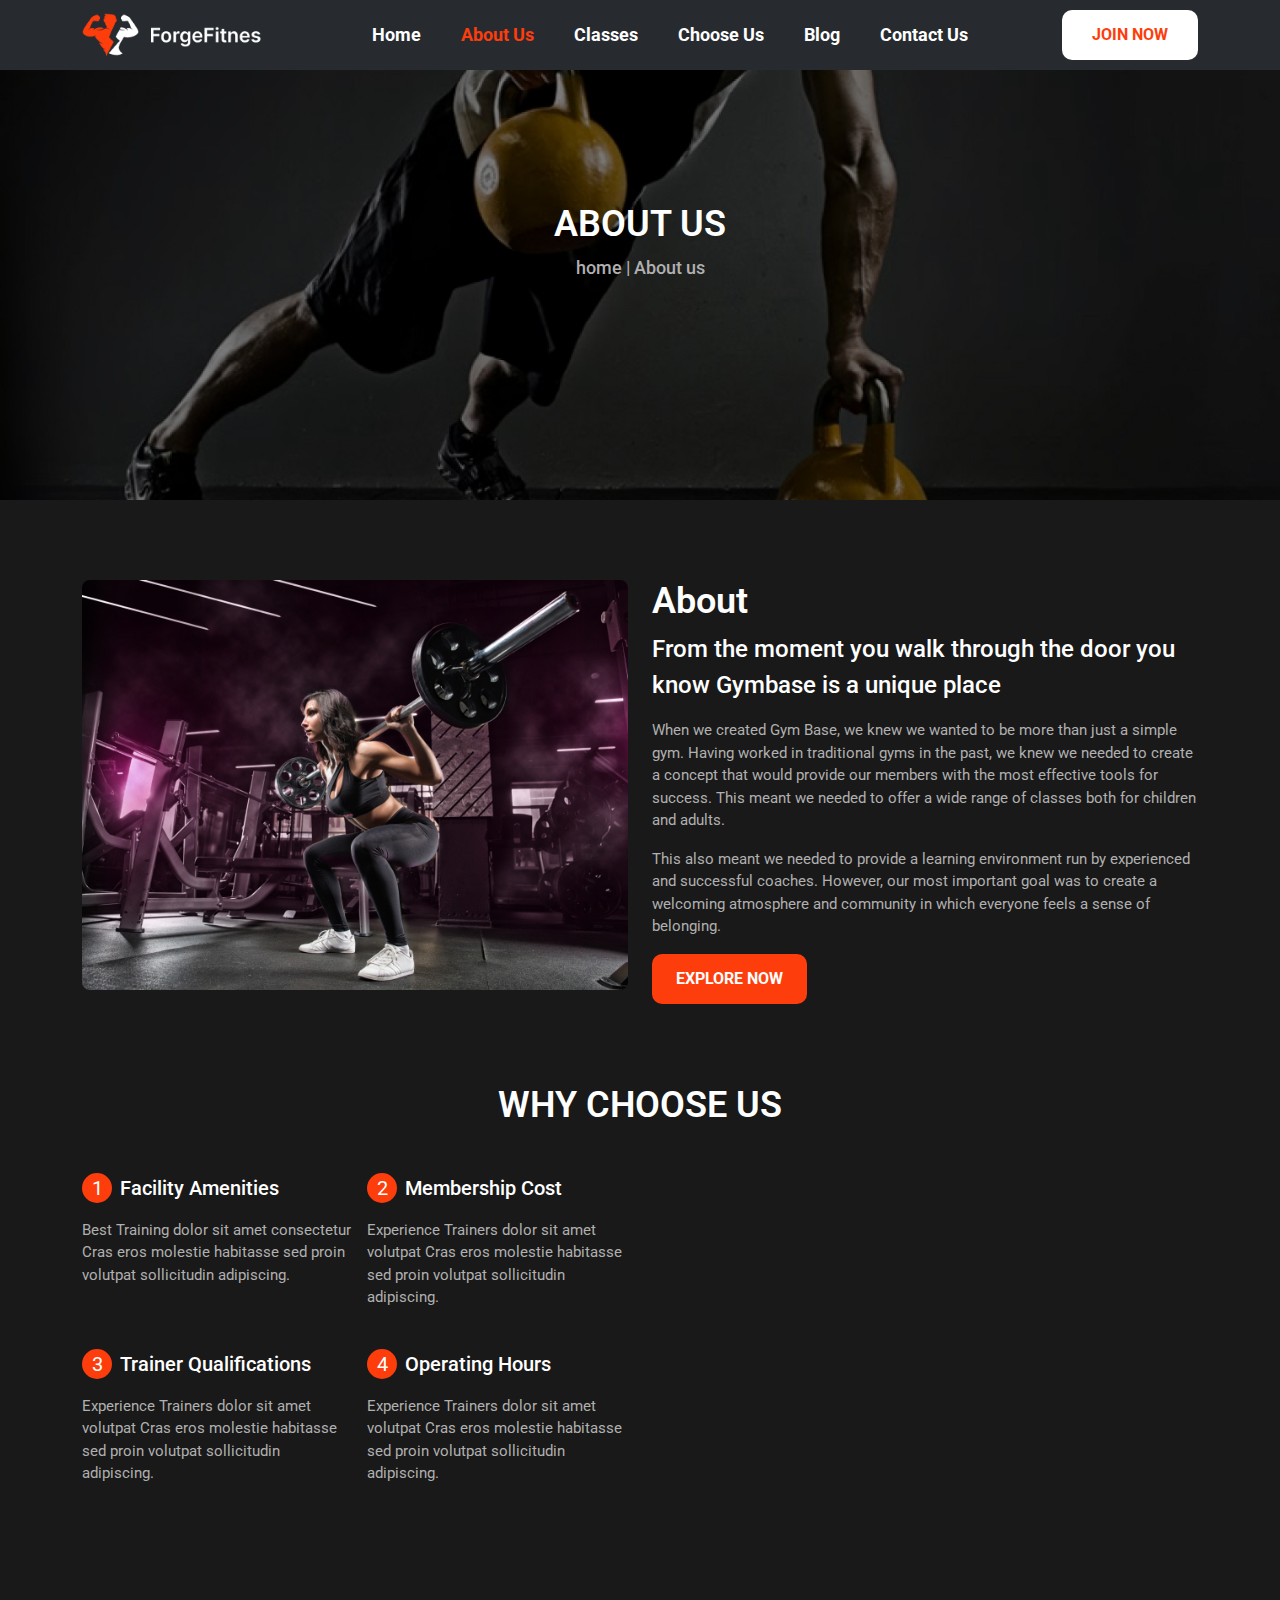
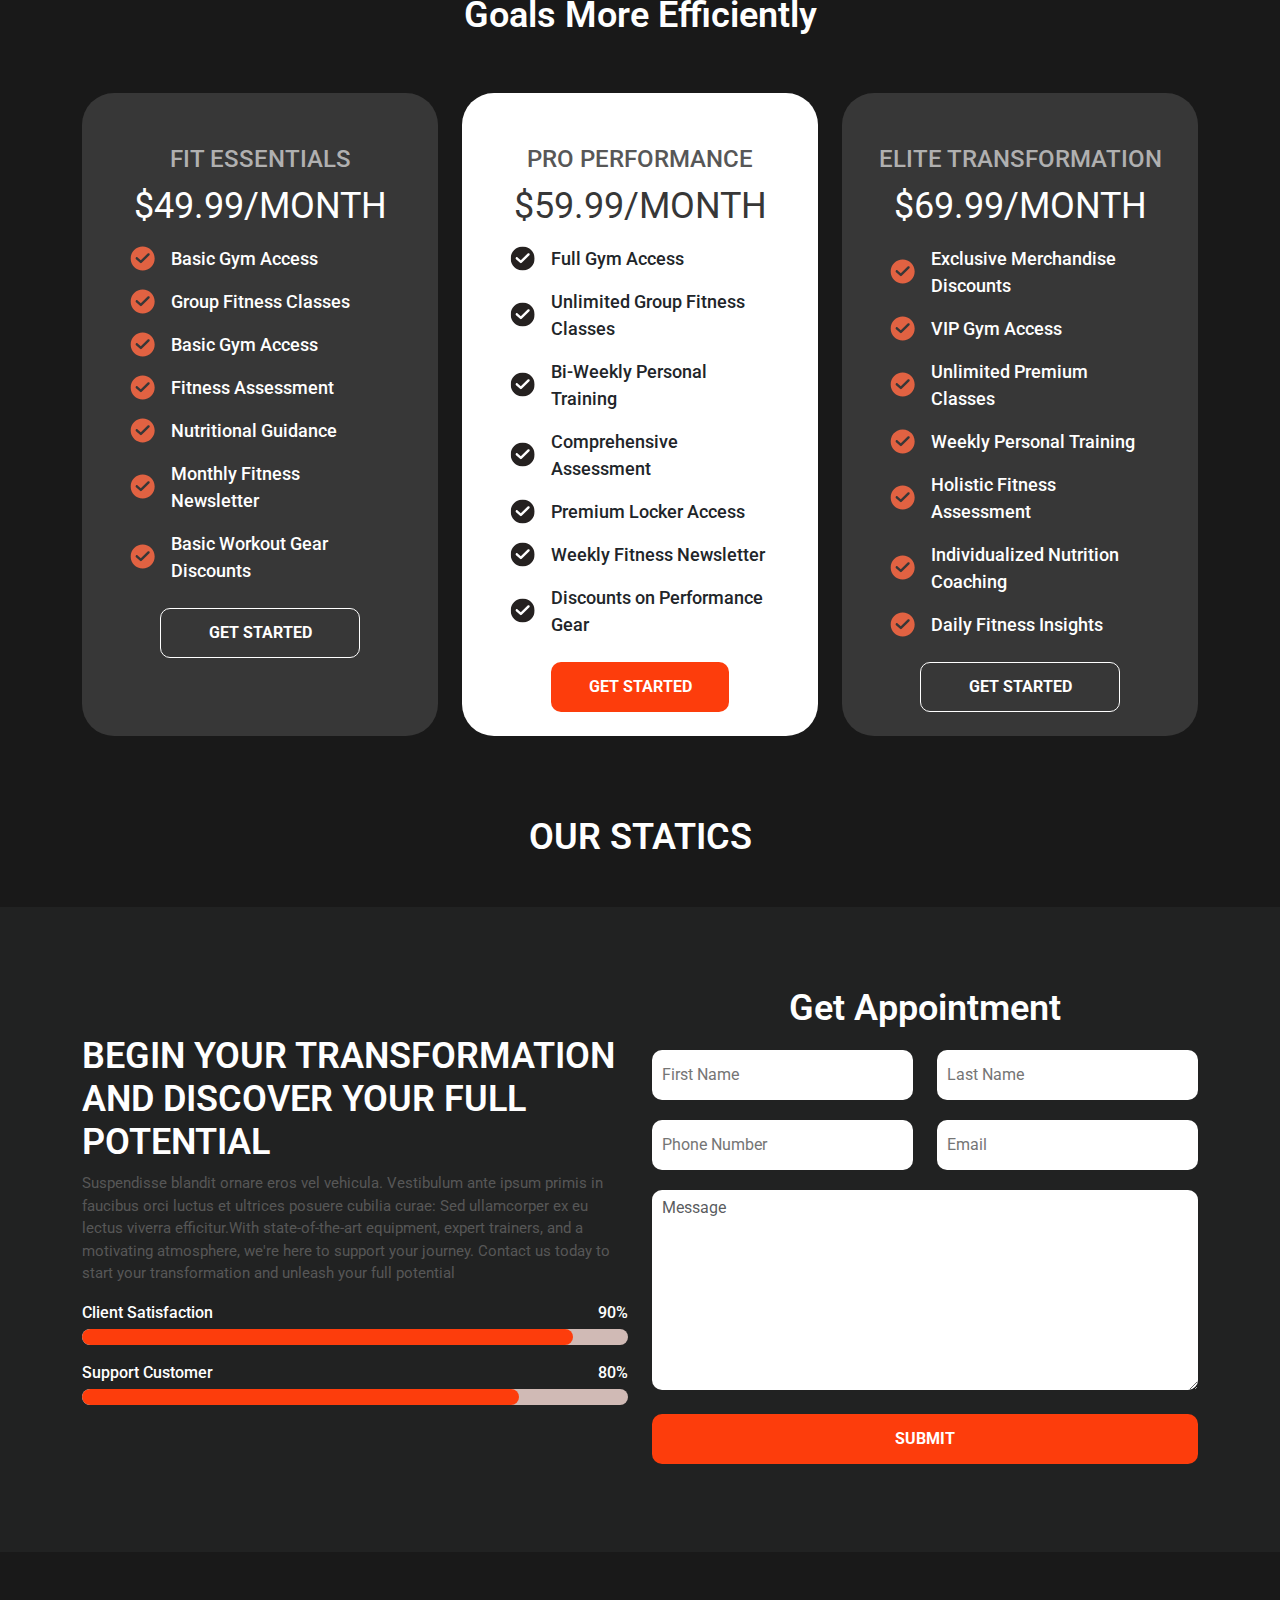
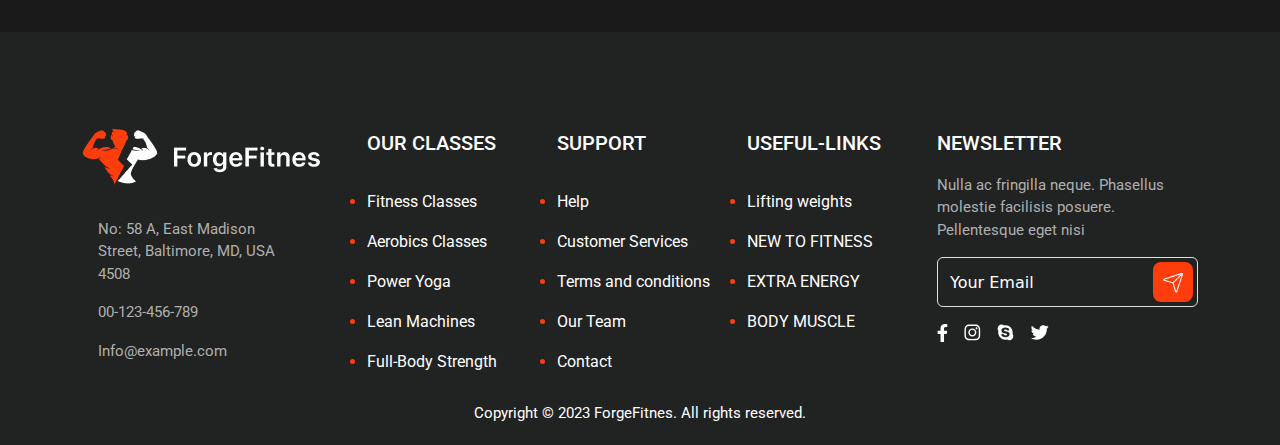
<file: gym website/about us/index.html>
<!DOCTYPE html>
<html lang="en">
<head>
    <meta charset="UTF-8">
    <meta name="viewport" content="width=device-width, initial-scale=1.0">
    <title>ForgeFitnes</title>
    <!-- fav icon  -->
  <link rel="shortcut icon" href="../home page/img/logo1.png" type="image/x-icon">
    <!-- bootstrap link -->
    <link href="https://cdn.jsdelivr.net/npm/bootstrap@5.3.3/dist/css/bootstrap.min.css" rel="stylesheet" integrity="sha384-QWTKZyjpPEjISv5WaRU9OFeRpok6YctnYmDr5pNlyT2bRjXh0JMhjY6hW+ALEwIH" crossorigin="anonymous">
    <link rel="stylesheet" href="https://cdnjs.cloudflare.com/ajax/libs/font-awesome/6.5.1/css/all.min.css" integrity="sha512-DTOQO9RWCH3ppGqcWaEA1BIZOC6xxalwEsw9c2QQeAIftl+Vegovlnee1c9QX4TctnWMn13TZye+giMm8e2LwA==" crossorigin="anonymous" referrerpolicy="no-referrer" />
    <!-- css  -->
    <link rel="stylesheet" href="../home page/css/style.css">
    <link rel="stylesheet" href="../home page/css/responsive.css">
    <!-- aos anim -->
    <link rel="stylesheet" href="https://unpkg.com/aos@next/dist/aos.css" />
    <!-- font link  -->
    <link href="https://fonts.googleapis.com/css2?family=Roboto:ital,wght@0,100;0,300;0,400;0,500;0,700;0,900;1,100;1,300;1,400;1,500;1,700;1,900&display=swap" rel="stylesheet">  
</head>
<body>
    <header class="header_wrapper fixed-top">
        <nav class="navbar navbar-expand-lg ">
            <div class="container">
              <a class="navbar-brand" href="#">
                <img src="../home page/img/logo.png" alt="" class="img-fluid">
              </a>
              <button class="navbar-toggler" type="button" data-bs-toggle="collapse" data-bs-target="#navbarSupportedContent" aria-controls="navbarSupportedContent" aria-expanded="false" aria-label="Toggle navigation">
                <i class="fa-solid fa-bars"></i>
              </button>
              <div class="collapse navbar-collapse" id="navbarSupportedContent">
                <ul class="navbar-nav ms-auto mb-2 mb-lg-0 text-center">
                  <li class="nav-item">
                    <a class="nav-link  home" aria-current="page" href="../home page/index.html">Home</a>
                  </li>
                  <li class="nav-item">
                    <a class="nav-link active" href="#">About Us</a>
                  </li>
                  <li class="nav-item">
                    <a class="nav-link" href="../classes/classes.html">Classes</a>
                  </li>
                  <li class="nav-item">
                    <a class="nav-link" href="../choose us/index.html">Choose Us</a>
                  </li>
                  <li class="nav-item">
                    <a class="nav-link" href="../blog/index.html">Blog</a>
                  </li>
                  <li class="nav-item">
                    <a class="nav-link" href="../contact us/index.html">Contact Us</a>
                  </li>
                </ul>
                <div class="d-flex ms-auto " role="search">
                  <button class="banner-btn" type="submit">Join Now</button>
                </div>
              </div>
            </div>
          </nav>
    </header>

<section class="abmain_wrapper d-flex justify-content-center align-items-center">
    <div class="container">
            <div class="row">
                    <div class="col-12 ">
                        <h1 class="abmain-title text-center">about us</h1>
                        <p class="abmain-subtitle text-center">home | About us</p>
                    </div>
            </div>
    </div>
</section>
<section id="about" class="about_wrapper">
    <div class="container">
            <div class="row">
                    <div class="col-lg-6 col-md-12">
                        <div class="about-img" data-aos="fade-right">
                                <img src="../home page/img/about-img.jpg" alt="" class="img-fluid rounded-3">
                        </div>
                    </div>
                    <div class="col-lg-6 col-md-12">
                        <div class="about-text">
                            <h1 class="ab-title">About</h1>
                            <p class="ab-subtitle">From the moment you walk through the door you know Gymbase is a unique place</p>
                            <p class="ab-text">When we created Gym Base, we knew we wanted to be more than just a simple gym. Having worked in traditional gyms in the past, we knew we needed to create a concept that would provide our members with the most effective tools for success. This meant we needed to offer a wide range of classes both for children and adults.</p>
                            <p class="ab-text">This also meant we needed to provide a learning environment run by experienced and successful coaches. However, our most important goal was to create a welcoming atmosphere and community in which everyone feels a sense of belonging.</p>
                            <button class="about-btn">Explore Now</button>
                        </div>
                    </div>
            </div>
    </div>
</section>
<section id="ch" class="choose_wrapper">
    <div class="container">
          <div class="row">
                <div class="col-12">
                      <h1 class="ch-title text-center">Why Choose Us</h1>
                </div>
          </div>
          <div class="main-r">
            <div class="row justify-content-center align-items-center main-r1">
              <div class="col-lg-6 col-md-12">
                  <div class="row ch-main-text ">
                      <div class="col-md-6">
                          <div class="ch-cri d-flex gap-2 mt-4">
                              <div class="cricle rounded-circle d-flex justify-content-center align-items-center">1</div>
                              <p class="ch-title01">Facility Amenities</p>
                          </div>
                          <p class="cho-text">Best Training dolor sit amet consectetur Cras eros molestie habitasse sed proin volutpat sollicitudin adipiscing.</p>
                      </div>
                      <div class="col-md-6">
                          <div class="ch-cri d-flex gap-2 mt-4">
                              <div class="cricle rounded-circle d-flex justify-content-center align-items-center">2</div>
                              <p class="ch-title01">Membership Cost</p>
                          </div>
                          <p class="cho-text">Experience Trainers dolor sit amet volutpat Cras eros molestie habitasse sed proin volutpat sollicitudin adipiscing.</p>
                      </div>
                      <div class="col-md-6">
                          <div class="ch-cri d-flex gap-2 mt-4">
                              <div class="cricle rounded-circle d-flex justify-content-center align-items-center">3</div>
                              <p class="ch-title01">Trainer Qualifications</p>
                          </div>
                          <p class="cho-text">Experience Trainers dolor sit amet volutpat Cras eros molestie habitasse sed proin volutpat sollicitudin adipiscing.</p>
                      </div>
                      <div class="col-md-6">
                          <div class="ch-cri d-flex gap-2 mt-4">
                              <div class="cricle rounded-circle d-flex justify-content-center align-items-center">4</div>
                              <p class="ch-title01">Operating Hours</p>
                          </div>
                          <p class="cho-text">Experience Trainers dolor sit amet volutpat Cras eros molestie habitasse sed proin volutpat sollicitudin adipiscing.</p>
                      </div>
                  </div>
              </div>
              <div class="col-lg-6 col-md-12">
                    <img src="../home page/img/ch-img.jpg" alt="" class="img-fluid rounded-4 mt-4" data-aos="fade-right">
              </div>
        </div>  
          </div>
    </div>
</section>
<section class="price_wrapper">
    <div class="container">
          <div class="row">
                <div class="col-12">
                      <h1 class="text-center price-title">Goals More Efficiently</h1>
                </div>
          </div>
          <div class="row justify-content-center">
                <div class="col-lg-4 col-md-6 col-sm-12 mt-5">
                      <div class="price-box1 rounded-5  h-100">
                          <p class="text-center pr-text1 pt-5 mb-2">FIT ESSENTIALS</p>
                          <h1 class="text-center pric-titlt2">$49.99/MONTH</h1>
                          <div class="pr_right mt-3 d-flex mx-5 gap-3 align-items-center">
                              <img src="../home page/svg/right.svg" alt="" class="img-fluid">
                              <p class="mb-0 pr-text2">Basic Gym Access</p>
                          </div>
                          <div class="pr_right mt-3 d-flex mx-5 gap-3 align-items-center">
                              <img src="../home page/svg/right.svg" alt="" class="img-fluid">
                              <p class="mb-0 pr-text2">Group Fitness Classes</p>
                          </div>
                          <div class="pr_right mt-3 d-flex mx-5 gap-3 align-items-center">
                              <img src="../home page/svg/right.svg" alt="" class="img-fluid">
                              <p class="mb-0 pr-text2">Basic Gym Access</p>
                          </div>
                          <div class="pr_right mt-3 d-flex mx-5 gap-3 align-items-center">
                              <img src="../home page/svg/right.svg" alt="" class="img-fluid">
                              <p class="mb-0 pr-text2">Fitness Assessment</p>
                          </div>
                          <div class="pr_right mt-3 d-flex mx-5 gap-3 align-items-center">
                              <img src="../home page/svg/right.svg" alt="" class="img-fluid">
                              <p class="mb-0 pr-text2">Nutritional Guidance</p>
                          </div>
                          <div class="pr_right mt-3 d-flex mx-5 gap-3 align-items-center">
                              <img src="../home page/svg/right.svg" alt="" class="img-fluid">
                              <p class="mb-0 pr-text2">Monthly Fitness Newsletter</p>
                          </div>
                          <div class="pr_right mt-3 d-flex mx-5 gap-3 align-items-center">
                              <img src="../home page/svg/right.svg" alt="" class="img-fluid">
                              <p class="mb-0 pr-text2">Basic Workout Gear Discounts</p>
                          </div>
                          <div class="pr_right d-flex justify-content-center gap-3 align-items-center">
                            <button class="my-4 pr-btn1 ">GET STARTED</button>
                          </div>
                      </div>
                </div>
                <div class="col-lg-4 col-md-6 col-sm-12 mt-5">
                      <div class=" price-box2 rounded-5  h-100">
                          <p class="text-center pr-text1 pt-5 mb-2">PRO PERFORMANCE</p>
                          <h1 class="text-center pric-titlt2">$59.99/MONTH</h1>
                          <div class="pr_right mt-3 d-flex mx-5 gap-3 align-items-center">
                              <img src="../home page/svg/right2.svg" alt="" class="img-fluid">
                              <p class="mb-0 pr-text2">Full Gym Access</p>
                          </div>
                          <div class="pr_right mt-3 d-flex mx-5 gap-3 align-items-center">
                              <img src="../home page/svg/right2.svg" alt="" class="img-fluid">
                              <p class="mb-0 pr-text2">Unlimited Group Fitness Classes</p>
                          </div>
                          <div class="pr_right mt-3 d-flex mx-5 gap-3 align-items-center">
                              <img src="../home page/svg/right2.svg" alt="" class="img-fluid">
                              <p class="mb-0 pr-text2">Bi-Weekly Personal Training</p>
                          </div>
                          <div class="pr_right mt-3 d-flex mx-5 gap-3 align-items-center">
                              <img src="../home page/svg/right2.svg" alt="" class="img-fluid">
                              <p class="mb-0 pr-text2">Comprehensive Assessment</p>
                          </div>
                          <div class="pr_right mt-3 d-flex mx-5 gap-3 align-items-center">
                              <img src="../home page/svg/right2.svg" alt="" class="img-fluid">
                              <p class="mb-0 pr-text2">Premium Locker Access</p>
                          </div>
                          <div class="pr_right mt-3 d-flex mx-5 gap-3 align-items-center">
                              <img src="../home page/svg/right2.svg" alt="" class="img-fluid">
                              <p class="mb-0 pr-text2">Weekly Fitness Newsletter</p>
                          </div>
                          <div class="pr_right mt-3 d-flex mx-5 gap-3 align-items-center">
                              <img src="../home page/svg/right2.svg" alt="" class="img-fluid">
                              <p class="mb-0 pr-text2">Discounts on Performance Gear</p>
                          </div>
                          <div class="pr_right d-flex justify-content-center gap-3 align-items-center">
                            <button class="my-4 pr-btn1 w-50">GET STARTED</button>
                          </div>
                      </div>
                </div>
                <div class="col-lg-4 col-md-6 col-sm-12 mt-5">
                      <div class="price-box1 rounded-5  h-100">
                          <p class="text-center pr-text1 pt-5 mb-2">ELITE TRANSFORMATION</p>
                          <h1 class="text-center pric-titlt2">$69.99/MONTH</h1>
                          <div class="pr_right mt-3 d-flex mx-5 gap-3 align-items-center">
                              <img src="../home page/svg/right.svg" alt="" class="img-fluid">
                              <p class="mb-0 pr-text2">Exclusive Merchandise Discounts</p>
                          </div>
                          <div class="pr_right mt-3 d-flex mx-5 gap-3 align-items-center">
                              <img src="../home page/svg/right.svg" alt="" class="img-fluid">
                              <p class="mb-0 pr-text2">VIP Gym Access</p>
                          </div>
                          <div class="pr_right mt-3 d-flex mx-5 gap-3 align-items-center">
                              <img src="../home page/svg/right.svg" alt="" class="img-fluid">
                              <p class="mb-0 pr-text2">Unlimited Premium Classes</p>
                          </div>
                          <div class="pr_right mt-3 d-flex mx-5 gap-3 align-items-center">
                              <img src="../home page/svg/right.svg" alt="" class="img-fluid">
                              <p class="mb-0 pr-text2">Weekly Personal Training</p>
                          </div>
                          <div class="pr_right mt-3 d-flex mx-5 gap-3 align-items-center">
                              <img src="../home page/svg/right.svg" alt="" class="img-fluid">
                              <p class="mb-0 pr-text2">Holistic Fitness Assessment</p>
                          </div>
                          <div class="pr_right mt-3 d-flex mx-5 gap-3 align-items-center">
                              <img src="../home page/svg/right.svg" alt="" class="img-fluid">
                              <p class="mb-0 pr-text2">Individualized Nutrition Coaching</p>
                          </div>
                          <div class="pr_right mt-3 d-flex mx-5 gap-3 align-items-center">
                              <img src="../home page/svg/right.svg" alt="" class="img-fluid">
                              <p class="mb-0 pr-text2">Daily Fitness Insights</p>
                          </div>
                          <div class="pr_right d-flex justify-content-center gap-3 align-items-center">
                            <button class="my-4 pr-btn1 ">GET STARTED</button>
                          </div>
                      </div>
                </div>
          </div>
    </div>
</section>
<section class="abcon_wrapper ">
    <div class="container">
            <div class="row">
                    <div class="col-12">
                        <h1 class=" con-titlt text-center">OUR STATICS</h1>
                    </div>
            </div>
    </div>
    <div class="abconmain-bg">
        <div class="container">
                <div class="row">
                        <div class="col-lg-6 col-md-12 mt-5">
                            <h1 class="con-title">BEGIN YOUR TRANSFORMATION AND DISCOVER YOUR FULL POTENTIAL</h1>
                            <p class="con-text">Suspendisse blandit ornare eros vel vehicula. Vestibulum ante ipsum primis in faucibus orci luctus et ultrices posuere cubilia curae: Sed ullamcorper ex eu lectus viverra efficitur.With state-of-the-art equipment, expert trainers, and a motivating atmosphere, we're here to support your journey. Contact us today to start your transformation and unleash your full potential</p>
                            <div class="cl-text2 d-flex justify-content-between">
                                <p class="mb-1">Client Satisfaction</p>
                                <p class="mb-1">90%</p>
                            </div>
                            <div class="progress mb-3" role="progressbar" aria-label="Basic example" aria-valuenow="90" aria-valuemin="0" aria-valuemax="100">
                              <div class="progress-bar rounded-pill" style="width: 90%"></div>
                            </div>
                            <div class="cl-text2 d-flex justify-content-between">
                                <p class="mb-1">Support Customer</p>
                                <p class="mb-1">80%</p>
                            </div>
                            <div class="progress mb-3" role="progressbar" aria-label="Basic example" aria-valuenow="80" aria-valuemin="0" aria-valuemax="100">
                              <div class="progress-bar rounded-pill" style="width: 80%"></div>
                            </div>
                        </div>
                        <div class="col-lg-6">
                            <h1 class="text-center m-0 co-tittle">Get Appointment</h1>
                            <div class="row">
                                <div class="col-md-6">
                                    <input type="text" placeholder="First Name" class="con-input" id="firstName">
                                </div>
                                <div class="col-md-6">
                                    <input type="text" placeholder="Last Name" class="con-input" id="lastName">
                                </div>
                                <div class="col-md-6">
                                    <input type="text" placeholder="Phone Number" class="con-input" id="phoneNumber">
                                </div>
                                <div class="col-md-6">
                                    <input type="text" placeholder="Email" class="con-input" id="email">
                                </div>
                                <div class="col-12">
                                    <textarea class="form-control con-input" placeholder="Message" id="message" style="height: 200px"></textarea>
                                </div>
                                <div class="col-12 mt-4 mb-2">
                                    <button class="con-btn" onclick="submitForm()">SUBMIT</button>
                                </div>
                            </div>
                        </div>
                </div>
        </div>
    </div>
</section>
<footer id="footer" class="footer_wrapper">
    <div class="container">
          <div class="row justify-content-center">
                <div class="col-xl-3   col-md-4 col-sm-12 pt-3 ">
                      <img src="../home page/img/logo.png" alt="" class="img-fluid">
                      <div class="f-map d-flex  gap-3 pt-3 mt-3 text-cenetr text-md-left">
                        <i class="fa-solid fa-location-dot pt-1 map"></i>
                        <p class="f-text1">No: 58 A, East Madison
                          Street, Baltimore, MD,
                          USA 4508</p>
                      </div>
                      <div class="f-map d-flex  gap-3 ">
                        <i class="fa-solid fa-phone pt-1 map"></i>
                        <p class="f-text1">00-123-456-789</p>
                      </div>
                      <div class="f-map d-flex  gap-3 ">
                        <i class="fa-solid fa-envelope pt-1 map"></i>
                        <p class="f-text1">Info@example.com</p>
                      </div>
                </div>
                <div class="col-xl-2   col-md-4 col-sm-12 pt-3">
                    <p class="f-text-title">OUR CLASSES</p>
                    <li class="f-text2">Fitness Classes</li>
                    <li class="f-text2">Aerobics Classes</li>
                    <li class="f-text2">Power Yoga</li>
                    <li class="f-text2">Lean Machines</li>
                    <li class="f-text2">Full-Body Strength</li>
                </div>
                <div class="col-xl-2   col-md-4 col-sm-12 pt-3">
                    <p class="f-text-title">SUPPORT</p>
                    <li class="f-text2">Help</li>
                    <li class="f-text2">Customer Services</li>
                    <li class="f-text2">Terms and conditions</li>
                    <li class="f-text2">Our Team</li>
                    <li class="f-text2 ">Contact</li>
                </div>
                <div class="col-xl-2  col-md-6 col-sm-12 pt-3">
                    <p class="f-text-title">USEFUL-LINKS</p>
                    <li class="f-text2">Lifting weights</li>
                    <li class="f-text2">NEW TO FITNESS</li>
                    <li class="f-text2">EXTRA ENERGY</li>
                    <li class="f-text2">BODY MUSCLE</li>
                </div>
                <div class="col-xl-3 col-md-6 col-sm-12 pt-3">
                    <p class="f-text-title">NEWSLETTER</p>
                    <p class="f-text3">Nulla ac fringilla neque. Phasellus molestie facilisis posuere. Pellentesque eget nisi</p>
                    <div class="main-input position-relative">
                        <input type="email" class="form-control " id="exampleFormControlInput1" placeholder="Your Email">
                        <div class="f-box d-flex justify-content-center align-items-center rounded-3 position-absolute end-0">
                            <img src="../home page/svg/f-iocn.svg" alt="" class="img-fluid">
                        </div>
                    </div>
                    <div class="f-icon my-3 d-flex gap-3">
                        <img src="../home page/svg/fac.svg" alt="" class="img-fluid">
                        <img src="../home page/svg/insta.svg" alt="" class="img-fluid">
                        <img src="../home page/svg/s.svg" alt="" class="img-fluid">
                        <img src="../home page/svg/t.svg" alt="" class="img-fluid">
                    </div>
                </div>
          </div>
    </div>
    <section class="f-link">
        <div class="container">
              <div class="row">
                    <div class="col-12">
                        <p class="f-text-link text-center pt-4 pb-1">Copyright &copy; 2023 ForgeFitnes. All rights reserved.</p>
                    </div>
              </div>
        </div>
    </section>
</footer>
<a id="button" class="d-flex justify-content-center align-items-center">
    <i class="fa-solid fa-arrow-up fa-fade"></i>
</a>
</body>
</html>
<!-- bootstrap js -->
<script src="https://cdn.jsdelivr.net/npm/bootstrap@5.3.3/dist/js/bootstrap.bundle.min.js" integrity="sha384-YvpcrYf0tY3lHB60NNkmXc5s9fDVZLESaAA55NDzOxhy9GkcIdslK1eN7N6jIeHz" crossorigin="anonymous"></script>
<!-- back to top js -->
<script src="https://cdnjs.cloudflare.com/ajax/libs/jquery/3.1.1/jquery.min.js"></script>
<script src="https://unpkg.com/aos@next/dist/aos.js"></script>
<script>
  AOS.init();
</script>
<!-- coustem js -->
<script src="../home page/js/ndex.js"></script>

 <!-- owl js -->
 <script src="https://cdnjs.cloudflare.com/ajax/libs/OwlCarousel2/2.3.4/owl.carousel.min.js" integrity="sha512-bPs7Ae6pVvhOSiIcyUClR7/q2OAsRiovw4vAkX+zJbw3ShAeeqezq50RIIcIURq7Oa20rW2n2q+fyXBNcU9lrw==" crossorigin="anonymous" referrerpolicy="no-referrer"></script>
</file>
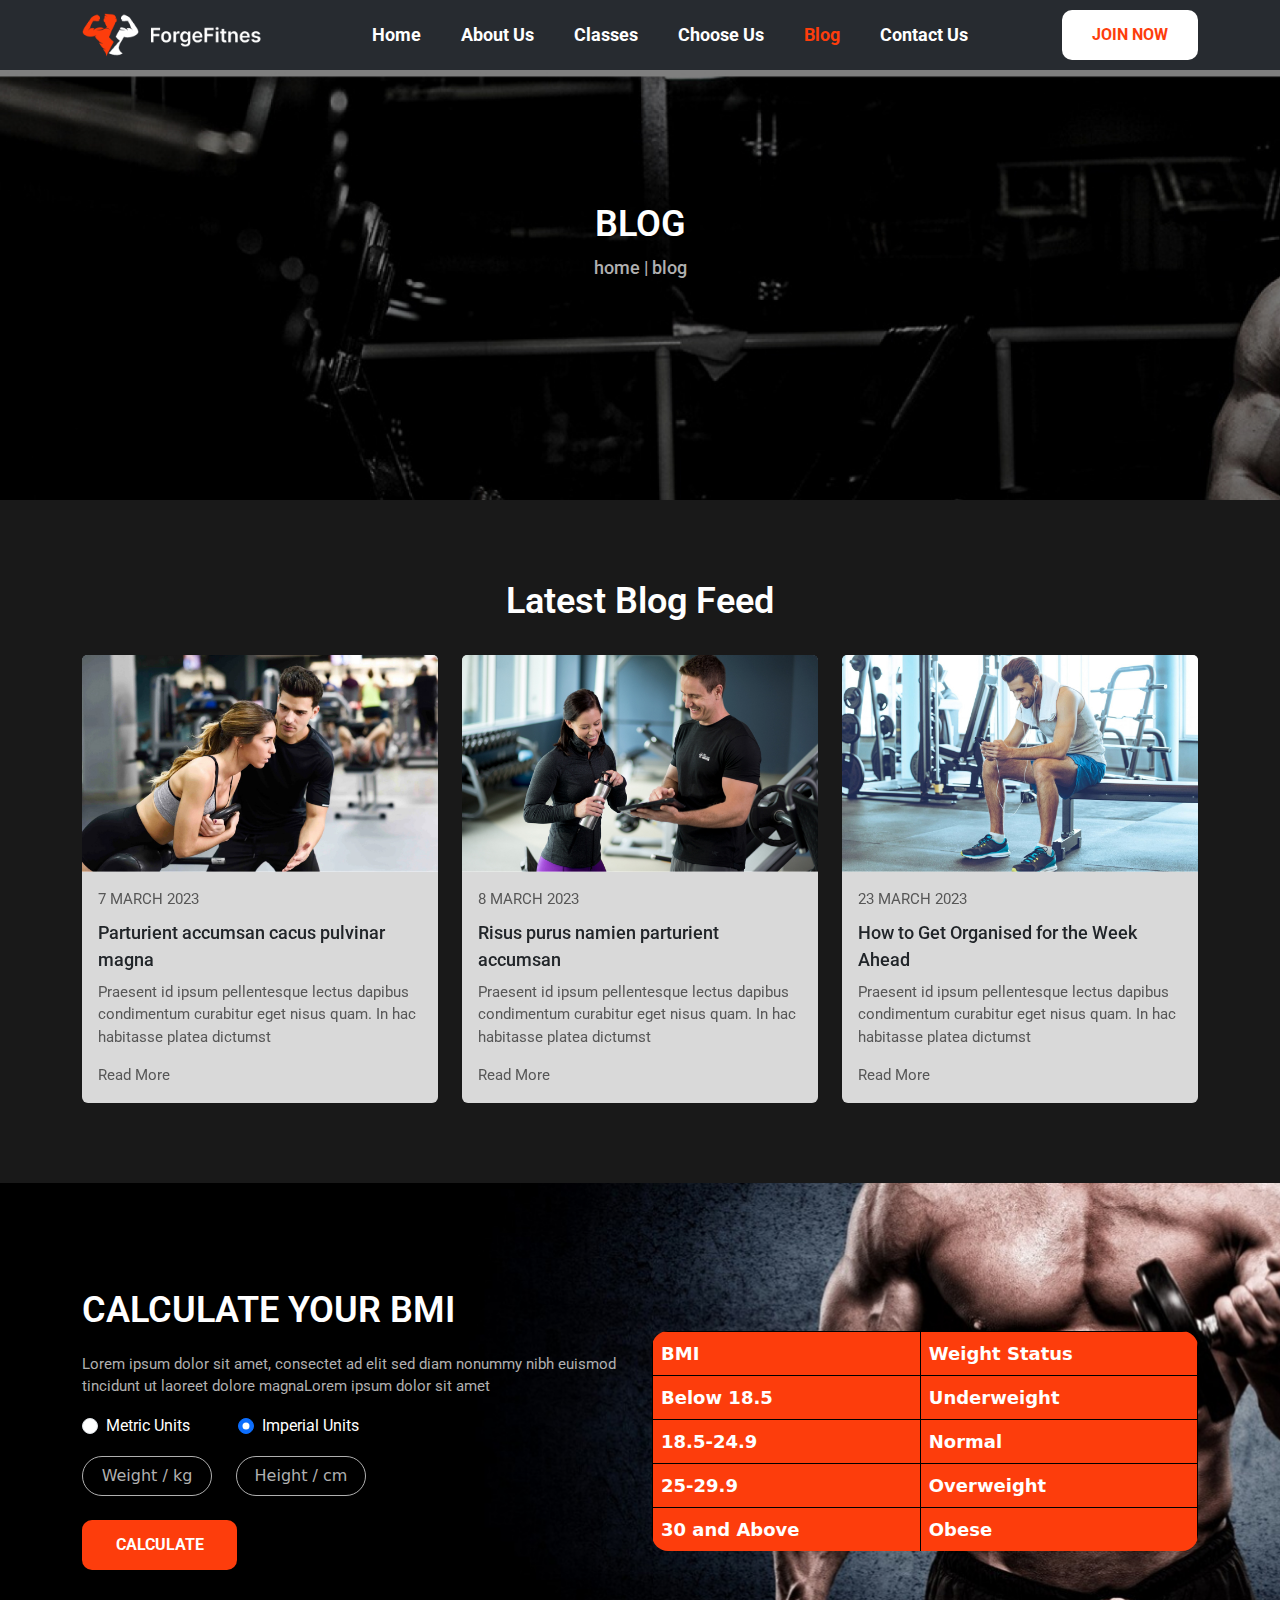
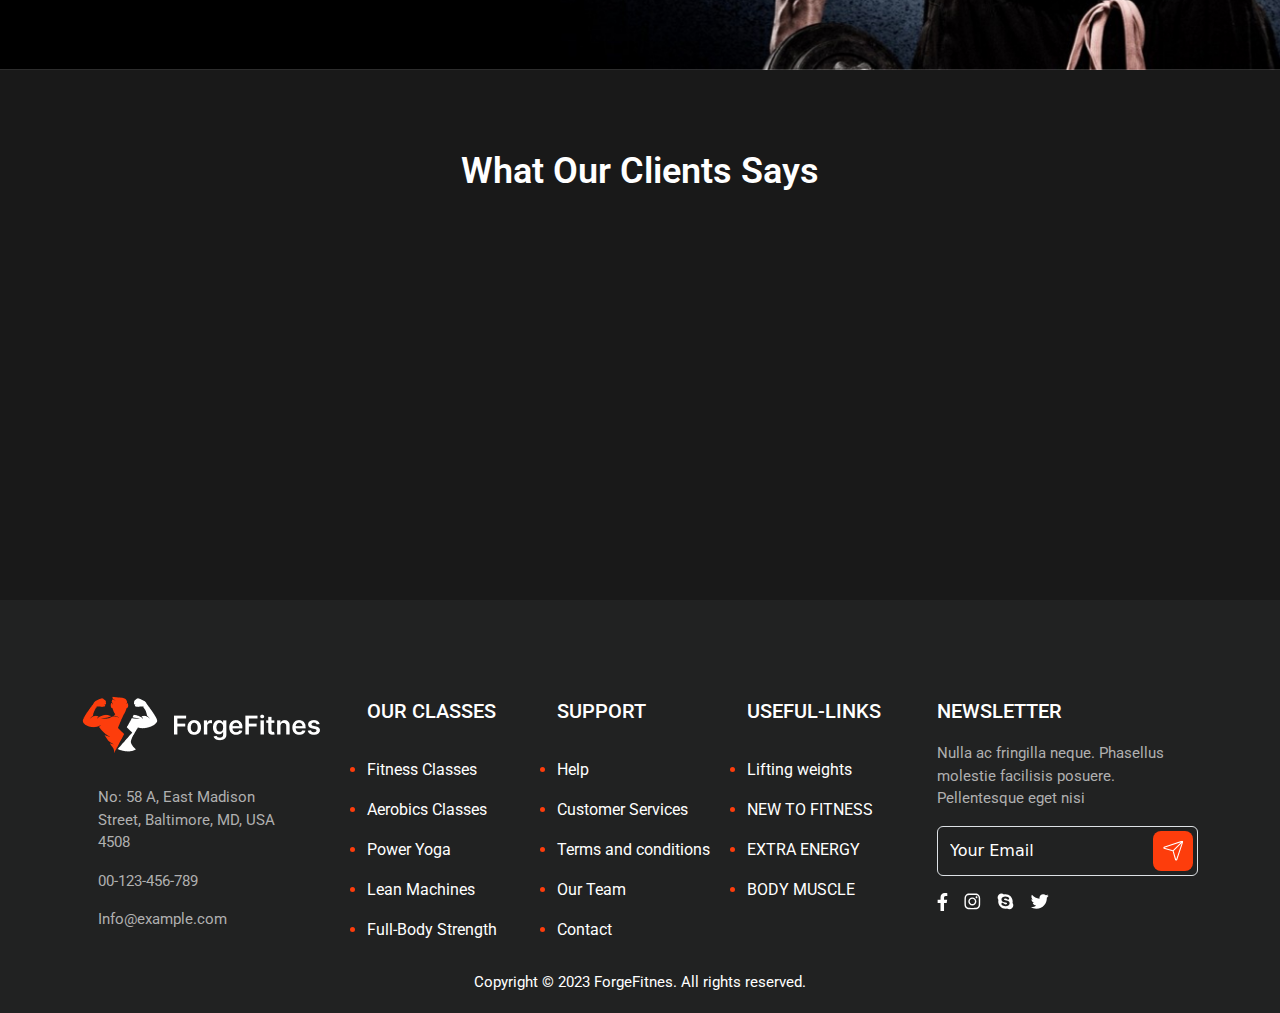
<file: gym website/blog/index.html>
<!DOCTYPE html>
<html lang="en">
<head>
    <meta charset="UTF-8">
    <meta name="viewport" content="width=device-width, initial-scale=1.0">
    <title>ForgeFitnes</title>
    <!-- fav icon  -->
  <link rel="shortcut icon" href="../home page/img/logo1.png" type="image/x-icon">
    <!-- bootstrap link -->
    <link href="https://cdn.jsdelivr.net/npm/bootstrap@5.3.3/dist/css/bootstrap.min.css" rel="stylesheet" integrity="sha384-QWTKZyjpPEjISv5WaRU9OFeRpok6YctnYmDr5pNlyT2bRjXh0JMhjY6hW+ALEwIH" crossorigin="anonymous">
    <link rel="stylesheet" href="https://cdnjs.cloudflare.com/ajax/libs/font-awesome/6.5.1/css/all.min.css" integrity="sha512-DTOQO9RWCH3ppGqcWaEA1BIZOC6xxalwEsw9c2QQeAIftl+Vegovlnee1c9QX4TctnWMn13TZye+giMm8e2LwA==" crossorigin="anonymous" referrerpolicy="no-referrer" />
    <!-- css  -->
    <link rel="stylesheet" href="../home page/css/style.css">
    <link rel="stylesheet" href="../home page/css/responsive.css">
    <!-- aos anim -->
    <link rel="stylesheet" href="https://unpkg.com/aos@next/dist/aos.css" />
    <!-- font link  -->
    <link href="https://fonts.googleapis.com/css2?family=Roboto:ital,wght@0,100;0,300;0,400;0,500;0,700;0,900;1,100;1,300;1,400;1,500;1,700;1,900&display=swap" rel="stylesheet">  
</head>
<body>
    <header class="header_wrapper fixed-top">
        <nav class="navbar navbar-expand-lg ">
            <div class="container">
              <a class="navbar-brand" href="#">
                <img src="../home page/img/logo.png" alt="" class="img-fluid">
              </a>
              <button class="navbar-toggler" type="button" data-bs-toggle="collapse" data-bs-target="#navbarSupportedContent" aria-controls="navbarSupportedContent" aria-expanded="false" aria-label="Toggle navigation">
                <i class="fa-solid fa-bars"></i>
              </button>
              <div class="collapse navbar-collapse" id="navbarSupportedContent">
                <ul class="navbar-nav ms-auto mb-2 mb-lg-0 text-center">
                  <li class="nav-item">
                    <a class="nav-link  home" aria-current="page" href="../home page/index.html">Home</a>
                  </li>
                  <li class="nav-item">
                    <a class="nav-link " href="../about us/index.html">About Us</a>
                  </li>
                  <li class="nav-item">
                    <a class="nav-link " href="#">Classes</a>
                  </li>
                  <li class="nav-item">
                    <a class="nav-link" href="../choose us/index.html">Choose Us</a>
                  </li>
                  <li class="nav-item">
                    <a class="nav-link active" href="#">Blog</a>
                  </li>
                  <li class="nav-item">
                    <a class="nav-link" href="../contact us/index.html">Contact Us</a>
                  </li>
                </ul>
                <div class="d-flex ms-auto " role="search">
                  <button class="banner-btn" type="submit">Join Now</button>
                </div>
              </div>
            </div>
          </nav>
    </header>
    <section class="abmain_wrapper d-flex justify-content-center align-items-center blog1_wrapper">
        <div class="container">
                <div class="row">
                        <div class="col-12 ">
                            <h1 class="abmain-title text-center">blog</h1>
                            <p class="abmain-subtitle text-center">home | blog</p>
                        </div>
                </div>
        </div>
    </section>
    <section id="blog" class="blog_wrapper">
        <div class="container">
              <div class="row">
                    <div class="col-12">
                          <h1 class="text-center blog-title1">Latest Blog Feed</h1>
                    </div>
              </div>
              <div class="row justify-content-center">
                  <div class="col-lg-4 col-md-6 col-sm-12" data-aos="fade-right">
                    <div class="card border-0 mt-4">
                      <img src="../home page/img/b1.jpg" class="card-img-top " alt="...">
                      <div class="card-body">
                          <p class="bl-text1">7 MARCH 2023</p>
                          <p class="blog-title py-2">Parturient accumsan cacus pulvinar magna</p>
                          <p class="b-text2">Praesent id ipsum pellentesque lectus dapibus condimentum curabitur eget nisus quam. In hac habitasse platea dictumst</p>
                          <p class="b-text2 m-0">Read More</p>
                      </div>
                    </div>
                  </div>
                  <div class="col-lg-4 col-md-6 col-sm-12" data-aos="fade-right">
                    <div class="card border-0 mt-4">
                      <img src="../home page/img/b2.jpg" class="card-img-top " alt="...">
                      <div class="card-body">
                          <p class="bl-text1">8 MARCH 2023</p>
                          <p class="blog-title py-2">Risus purus namien parturient accumsan </p>
                          <p class="b-text2">Praesent id ipsum pellentesque lectus dapibus condimentum curabitur eget nisus quam. In hac habitasse platea dictumst</p>
                          <p class="b-text2 m-0">Read More</p>
                      </div>
                    </div>
                  </div>
                  <div class="col-lg-4 col-md-6 col-sm-12" data-aos="fade-right">
                    <div class="card border-0 mt-4">
                      <img src="../home page/img/b3.jpg" class="card-img-top " alt="...">
                      <div class="card-body">
                          <p class="bl-text1">23 MARCH 2023</p>
                          <p class="blog-title py-2">How to Get Organised for the Week Ahead</p>
                          <p class="b-text2">Praesent id ipsum pellentesque lectus dapibus condimentum curabitur eget nisus quam. In hac habitasse platea dictumst</p>
                          <p class="b-text2 m-0">Read More</p>
                      </div>
                    </div>
                  </div>
              </div>
        </div>
        <section class="cms2_wrapper">
            <div class="container">
                <div class="row">
                      <div class="col-lg-6 col-md-12">
                          <p class="cms2-title">CALCULATE YOUR BMI</p>
                          <p class="cms2-text1">Lorem ipsum dolor sit amet, consectet ad elit sed diam nonummy nibh euismod tincidunt
                            ut laoreet dolore magnaLorem ipsum dolor sit amet</p>
                          <div class="chak d-flex gap-5">
                            <div class="form-check">
                              <input class="form-check-input" type="radio" name="flexRadioDefault" id="flexRadioDefault1">
                                <p class="cm-text">Metric Units</p>                 
                            </div>
                            <div class="form-check">
                              <input class="form-check-input" type="radio" name="flexRadioDefault" id="flexRadioDefault2" checked>
                               <p class="cm-text">Imperial Units</p> 
                            </div>
                          </div>
                          <div class="cms-btnmain d-flex gap-4 mb-4">
                                <button class="cms-btn rounded-pill">Weight / kg</button>
                                <button class="cms-btn rounded-pill">Height / cm</button>
                          </div>
                          <button class="cms-btn1">CALCULATE</button>
                      </div>
                      <div class="col-lg-6 col-md-12">
                        <table class="bmi-table rounded-4 mt-5">
                            <thead>
                                <tr >
                                    <td>BMI</td>
                                    <td>Weight Status</td>
                                </tr>
                            </thead>
                            <tbody>
                                <tr>
                                    <td>Below 18.5</td>
                                    <td>Underweight</td>
                                </tr>
                                <tr>
                                    <td>18.5-24.9</td>
                                    <td>Normal</td>
                                </tr>
                                <tr>
                                    <td>25-29.9</td>
                                    <td>Overweight</td>
                                </tr>
                                <tr>
                                    <td>30 and Above</td>
                                    <td>Obese</td>
                                </tr>
                            </tbody>
                        </table>
                      </div>
                </div>
            </div>
        </section>

    <section class="testimonial_wrapper">
        <div class="container">
          <div class="row">
                <div class="col-12">
                    <h1 class="text-center te-title">What Our Clients Says</h1>
                </div>
          </div>
          <div class="row justify-content-center">
                <div class="col-lg-4 col-md-6 col-sm-12 mt-4" data-aos="fade-right">
                  <div class="card">
                    <div class="card-body">
                          <div class="testi-img-main d-flex gap-2 align-items-center">
                                <div class="t-img">
                                  <img src="../home page/img/t-2.png" alt="" class="img-fluid t-img t-img0" width="64px">
                                </div>
                                <div class="img-text">
                                  <p class="t-text1 m-0">Hardik khandla</p>
                                  <p class="t-text2 m-0">Dur Client</p>
                                </div>
                          </div>
                          <p class="t-text3">GymBase is not just a gym, we have an indoor swimming pool, sauna zone, two indoor team courts. Check what else we offer for our members. GymBase is not just a gym, we have an indoor swimming pool, sauna zone, two indoor team courts.</p>
                          <div class="t-star">
                              <img src="../home page/svg/star.svg" alt="">
                              <img src="../home page/svg/star.svg" alt="">
                              <img src="../home page/svg/star.svg" alt="">
                              <img src="../home page/svg/star.svg" alt="">
                              <img src="../home page/svg/star.svg" alt="">
                          </div>
                    </div>
                  </div>
                </div>
                <div class="col-lg-4 col-md-6 col-sm-12 mt-4" data-aos="fade-right">
                  <div class="card">
                    <div class="card-body">
                          <div class="testi-img-main d-flex gap-2 align-items-center">
                                <div class="t-img">
                                  <img src="../home page/img/t-1.png" alt="" class="img-fluid t-img t-img0" width="64px">
                                </div>
                                <div class="img-text">
                                  <p class="t-text1 m-0">Darshan Bharvad</p>
                                  <p class="t-text2 m-0">Dur Client</p>
                                </div>
                          </div>
                          <p class="t-text3">GymBase is not just a gym, we have an indoor swimming pool, sauna zone, two indoor team courts. Check what else we offer for our members. GymBase is not just a gym, we have an indoor swimming pool, sauna zone, two indoor team courts.</p>
                          <div class="t-star">
                              <img src="../home page/svg/star.svg" alt="">
                              <img src="../home page/svg/star.svg" alt="">
                              <img src="../home page/svg/star.svg" alt="">
                              <img src="../home page/svg/star.svg" alt="">
                              <img src="../home page/svg/strar2.svg" alt="">
                          </div>
                    </div>
                  </div>
                </div>
                <div class="col-lg-4 col-md-6 col-sm-12 mt-4" data-aos="fade-right">
                  <div class="card">
                    <div class="card-body">
                          <div class="testi-img-main d-flex gap-2 align-items-center">
                                <div class="t-img">
                                  <img src="../home page/img/t-3.png" alt="" class="img-fluid t-img t-img0" width="64px">
                                </div>
                                <div class="img-text">
                                  <p class="t-text1 m-0">Harsh Bhuva</p>
                                  <p class="t-text2 m-0">Dur Client</p>
                                </div>
                          </div>
                          <p class="t-text3">GymBase is not just a gym, we have an indoor swimming pool, sauna zone, two indoor team courts. Check what else we offer for our members. GymBase is not just a gym, we have an indoor swimming pool, sauna zone, two indoor team courts.</p>
                          <div class="t-star">
                              <img src="../home page/svg/star.svg" alt="">
                              <img src="../home page/svg/star.svg" alt="">
                              <img src="../home page/svg/star.svg" alt="">
                              <img src="../home page/svg/star.svg" alt="">
                              <img src="../home page/svg/star.svg" alt="">
                          </div>
                    </div>
                  </div>
                </div>
          </div>
        </div>
    </section>
  <footer id="footer" class="footer_wrapper">
    <div class="container">
          <div class="row justify-content-center">
                <div class="col-xl-3   col-md-4 col-sm-12 pt-3 ">
                      <img src="../home page/img/logo.png" alt="" class="img-fluid">
                      <div class="f-map d-flex  gap-3 pt-3 mt-3 text-cenetr text-md-left">
                        <i class="fa-solid fa-location-dot pt-1 map"></i>
                        <p class="f-text1">No: 58 A, East Madison
                          Street, Baltimore, MD,
                          USA 4508</p>
                      </div>
                      <div class="f-map d-flex  gap-3 ">
                        <i class="fa-solid fa-phone pt-1 map"></i>
                        <p class="f-text1">00-123-456-789</p>
                      </div>
                      <div class="f-map d-flex  gap-3 ">
                        <i class="fa-solid fa-envelope pt-1 map"></i>
                        <p class="f-text1">Info@example.com</p>
                      </div>
                </div>
                <div class="col-xl-2   col-md-4 col-sm-12 pt-3">
                    <p class="f-text-title">OUR CLASSES</p>
                    <li class="f-text2">Fitness Classes</li>
                    <li class="f-text2">Aerobics Classes</li>
                    <li class="f-text2">Power Yoga</li>
                    <li class="f-text2">Lean Machines</li>
                    <li class="f-text2">Full-Body Strength</li>
                </div>
                <div class="col-xl-2   col-md-4 col-sm-12 pt-3">
                    <p class="f-text-title">SUPPORT</p>
                    <li class="f-text2">Help</li>
                    <li class="f-text2">Customer Services</li>
                    <li class="f-text2">Terms and conditions</li>
                    <li class="f-text2">Our Team</li>
                    <li class="f-text2 ">Contact</li>
                </div>
                <div class="col-xl-2  col-md-6 col-sm-12 pt-3">
                    <p class="f-text-title">USEFUL-LINKS</p>
                    <li class="f-text2">Lifting weights</li>
                    <li class="f-text2">NEW TO FITNESS</li>
                    <li class="f-text2">EXTRA ENERGY</li>
                    <li class="f-text2">BODY MUSCLE</li>
                </div>
                <div class="col-xl-3 col-md-6 col-sm-12 pt-3">
                    <p class="f-text-title">NEWSLETTER</p>
                    <p class="f-text3">Nulla ac fringilla neque. Phasellus molestie facilisis posuere. Pellentesque eget nisi</p>
                    <div class="main-input position-relative">
                        <input type="email" class="form-control " id="exampleFormControlInput1" placeholder="Your Email">
                        <div class="f-box d-flex justify-content-center align-items-center rounded-3 position-absolute end-0">
                            <img src="../home page/svg/f-iocn.svg" alt="" class="img-fluid">
                        </div>
                    </div>
                    <div class="f-icon my-3 d-flex gap-3">
                        <img src="../home page/svg/fac.svg" alt="" class="img-fluid">
                        <img src="../home page/svg/insta.svg" alt="" class="img-fluid">
                        <img src="../home page/svg/s.svg" alt="" class="img-fluid">
                        <img src="../home page/svg/t.svg" alt="" class="img-fluid">
                    </div>
                </div>
          </div>
    </div>
    <section class="f-link">
        <div class="container">
              <div class="row">
                    <div class="col-12">
                        <p class="f-text-link text-center pt-4 pb-1">Copyright &copy; 2023 ForgeFitnes. All rights reserved.</p>
                    </div>
              </div>
        </div>
    </section>
</footer>
<a id="button" class="d-flex justify-content-center align-items-center">
    <i class="fa-solid fa-arrow-up fa-fade"></i>
</a>
</body>
</html>  
<!-- bootstrap js -->
<script src="https://cdn.jsdelivr.net/npm/bootstrap@5.3.3/dist/js/bootstrap.bundle.min.js" integrity="sha384-YvpcrYf0tY3lHB60NNkmXc5s9fDVZLESaAA55NDzOxhy9GkcIdslK1eN7N6jIeHz" crossorigin="anonymous"></script>
<!-- back to top js -->
<script src="https://cdnjs.cloudflare.com/ajax/libs/jquery/3.1.1/jquery.min.js"></script>
<!-- aos js  -->
<script src="https://unpkg.com/aos@next/dist/aos.js"></script>
  <script>
     AOS.init();
  </script>
<!-- coustem js -->
<script src="../home page/js/ndex.js"></script>

 <!-- owl js -->
 <script src="https://cdnjs.cloudflare.com/ajax/libs/OwlCarousel2/2.3.4/owl.carousel.min.js" integrity="sha512-bPs7Ae6pVvhOSiIcyUClR7/q2OAsRiovw4vAkX+zJbw3ShAeeqezq50RIIcIURq7Oa20rW2n2q+fyXBNcU9lrw==" crossorigin="anonymous" referrerpolicy="no-referrer"></script>
</file>
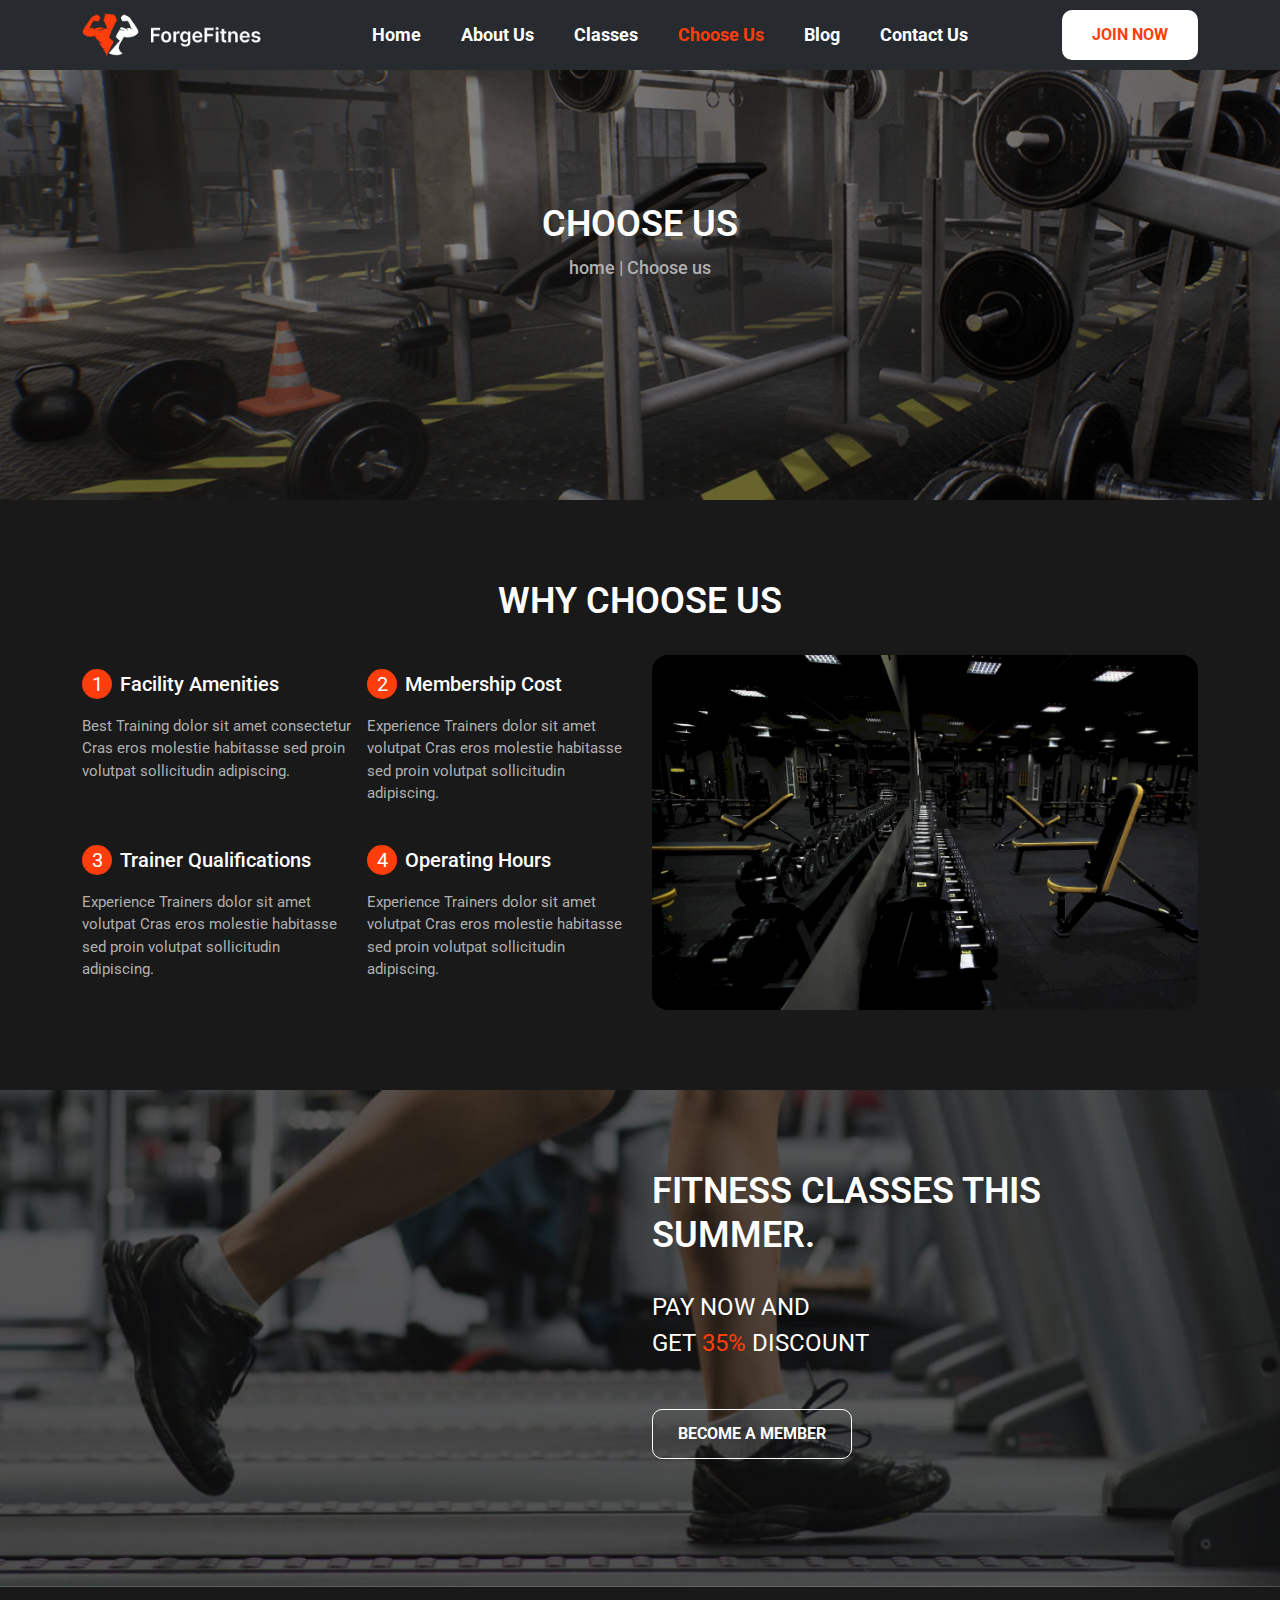
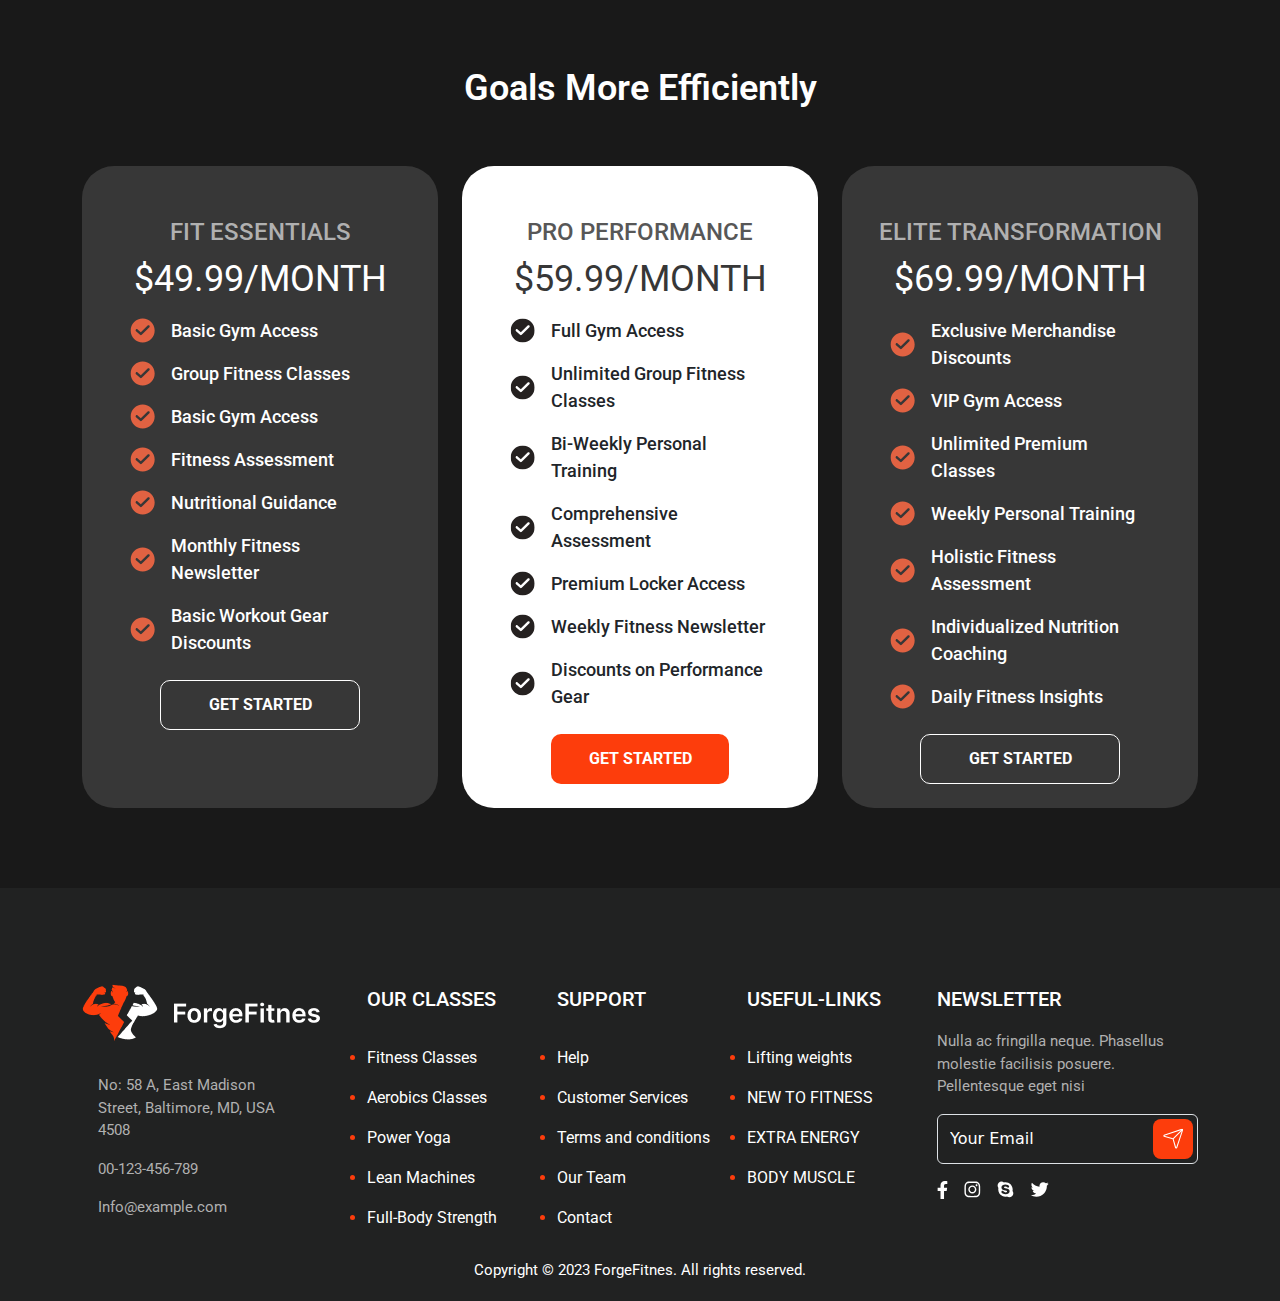
<file: gym website/choose us/index.html>
<!DOCTYPE html>
<html lang="en">
<head>
    <meta charset="UTF-8">
    <meta name="viewport" content="width=device-width, initial-scale=1.0">
    <title>ForgeFitnes</title>
    <!-- fav icon  -->
  <link rel="shortcut icon" href="../home page/img/logo1.png" type="image/x-icon">
    <!-- bootstrap link -->
    <link href="https://cdn.jsdelivr.net/npm/bootstrap@5.3.3/dist/css/bootstrap.min.css" rel="stylesheet" integrity="sha384-QWTKZyjpPEjISv5WaRU9OFeRpok6YctnYmDr5pNlyT2bRjXh0JMhjY6hW+ALEwIH" crossorigin="anonymous">
    <link rel="stylesheet" href="https://cdnjs.cloudflare.com/ajax/libs/font-awesome/6.5.1/css/all.min.css" integrity="sha512-DTOQO9RWCH3ppGqcWaEA1BIZOC6xxalwEsw9c2QQeAIftl+Vegovlnee1c9QX4TctnWMn13TZye+giMm8e2LwA==" crossorigin="anonymous" referrerpolicy="no-referrer" />
    <!-- css  -->
    <link rel="stylesheet" href="../home page/css/style.css">
    <link rel="stylesheet" href="../home page/css/responsive.css">
    <!-- aos anim -->
    <link rel="stylesheet" href="https://unpkg.com/aos@next/dist/aos.css" />
    <!-- font link  -->
    <link href="https://fonts.googleapis.com/css2?family=Roboto:ital,wght@0,100;0,300;0,400;0,500;0,700;0,900;1,100;1,300;1,400;1,500;1,700;1,900&display=swap" rel="stylesheet">  
</head>
<body>
    <header class="header_wrapper fixed-top">
        <nav class="navbar navbar-expand-lg ">
            <div class="container">
              <a class="navbar-brand" href="#">
                <img src="../home page/img/logo.png" alt="" class="img-fluid">
              </a>
              <button class="navbar-toggler" type="button" data-bs-toggle="collapse" data-bs-target="#navbarSupportedContent" aria-controls="navbarSupportedContent" aria-expanded="false" aria-label="Toggle navigation">
                <i class="fa-solid fa-bars"></i>
              </button>
              <div class="collapse navbar-collapse" id="navbarSupportedContent">
                <ul class="navbar-nav ms-auto mb-2 mb-lg-0 text-center">
                  <li class="nav-item">
                    <a class="nav-link  home" aria-current="page" href="../home page/index.html">Home</a>
                  </li>
                  <li class="nav-item">
                    <a class="nav-link " href="../about us/index.html">About Us</a>
                  </li>
                  <li class="nav-item">
                    <a class="nav-link" href="../classes/classes.html">Classes</a>
                  </li>
                  <li class="nav-item">
                    <a class="nav-link active" href="#">Choose Us</a>
                  </li>
                  <li class="nav-item">
                    <a class="nav-link" href="../blog/index.html">Blog</a>
                  </li>
                  <li class="nav-item">
                    <a class="nav-link" href="../contact us/index.html">Contact Us</a>
                  </li>
                </ul>
                <div class="d-flex ms-auto " role="search">
                  <button class="banner-btn" type="submit">Join Now</button>
                </div>
              </div>
            </div>
          </nav>
    </header>
    <section class="abmain_wrapper d-flex justify-content-center align-items-center choo_wrapper">
        <div class="container">
                <div class="row">
                        <div class="col-12 ">
                            <h1 class="abmain-title text-center">Choose us</h1>
                            <p class="abmain-subtitle text-center">home | Choose us</p>
                        </div>
                </div>
        </div>
    </section>
    <section id="ch" class="choose_wrapper">
        <div class="container">
              <div class="row">
                    <div class="col-12">
                          <h1 class="ch-title text-center">Why Choose Us</h1>
                    </div>
              </div>
              <div class="main-r">
                <div class="row justify-content-center align-items-center main-r1">
                  <div class="col-lg-6 col-md-12">
                      <div class="row ch-main-text ">
                          <div class="col-md-6">
                              <div class="ch-cri d-flex gap-2 mt-4">
                                  <div class="cricle rounded-circle d-flex justify-content-center align-items-center">1</div>
                                  <p class="ch-title01">Facility Amenities</p>
                              </div>
                              <p class="cho-text">Best Training dolor sit amet consectetur Cras eros molestie habitasse sed proin volutpat sollicitudin adipiscing.</p>
                          </div>
                          <div class="col-md-6">
                              <div class="ch-cri d-flex gap-2 mt-4">
                                  <div class="cricle rounded-circle d-flex justify-content-center align-items-center">2</div>
                                  <p class="ch-title01">Membership Cost</p>
                              </div>
                              <p class="cho-text">Experience Trainers dolor sit amet volutpat Cras eros molestie habitasse sed proin volutpat sollicitudin adipiscing.</p>
                          </div>
                          <div class="col-md-6">
                              <div class="ch-cri d-flex gap-2 mt-4">
                                  <div class="cricle rounded-circle d-flex justify-content-center align-items-center">3</div>
                                  <p class="ch-title01">Trainer Qualifications</p>
                              </div>
                              <p class="cho-text">Experience Trainers dolor sit amet volutpat Cras eros molestie habitasse sed proin volutpat sollicitudin adipiscing.</p>
                          </div>
                          <div class="col-md-6">
                              <div class="ch-cri d-flex gap-2 mt-4">
                                  <div class="cricle rounded-circle d-flex justify-content-center align-items-center">4</div>
                                  <p class="ch-title01">Operating Hours</p>
                              </div>
                              <p class="cho-text">Experience Trainers dolor sit amet volutpat Cras eros molestie habitasse sed proin volutpat sollicitudin adipiscing.</p>
                          </div>
                      </div>
                  </div>
                  <div class="col-lg-6 col-md-12" data-aos="fade-right">
                        <img src="../home page/img/ch-img.jpg" alt="" class="img-fluid rounded-4 mt-4">
                  </div>
            </div>  
              </div>
        </div>
    <div class="cms_banner ">
        <div class="container">
              <div class="row ">
                    <div class="col-lg-6 col-md-12 col-sm-12">
                    </div>
                    <div class="col-lg-6 col-md-12 col-sm-12 ">
                        <h1 class="cms-title">FITNESS CLASSES THIS SUMMER.</h1>
                          <p class="cms-text pt-4">PAY NOW AND</p>
                          <p class="cms-text">GET <span class="cms-text2">35%</span> DISCOUNT</p>
                          <button class="cms-btn my-5" href="#ch">BECOME A MEMBER</button>
                    </div>
              </div>
        </div>
    </div>

  </section>
  <section class="price_wrapper">
    <div class="container">
          <div class="row">
                <div class="col-12">
                      <h1 class="text-center price-title">Goals More Efficiently</h1>
                </div>
          </div>
          <div class="row justify-content-center">
                <div class="col-lg-4 col-md-6 col-sm-12 mt-5">
                      <div class="price-box1 rounded-5  h-100">
                          <p class="text-center pr-text1 pt-5 mb-2">FIT ESSENTIALS</p>
                          <h1 class="text-center pric-titlt2">$49.99/MONTH</h1>
                          <div class="pr_right mt-3 d-flex mx-5 gap-3 align-items-center">
                              <img src="../home page/svg/right.svg" alt="" class="img-fluid">
                              <p class="mb-0 pr-text2">Basic Gym Access</p>
                          </div>
                          <div class="pr_right mt-3 d-flex mx-5 gap-3 align-items-center">
                              <img src="../home page/svg/right.svg" alt="" class="img-fluid">
                              <p class="mb-0 pr-text2">Group Fitness Classes</p>
                          </div>
                          <div class="pr_right mt-3 d-flex mx-5 gap-3 align-items-center">
                              <img src="../home page/svg/right.svg" alt="" class="img-fluid">
                              <p class="mb-0 pr-text2">Basic Gym Access</p>
                          </div>
                          <div class="pr_right mt-3 d-flex mx-5 gap-3 align-items-center">
                              <img src="../home page/svg/right.svg" alt="" class="img-fluid">
                              <p class="mb-0 pr-text2">Fitness Assessment</p>
                          </div>
                          <div class="pr_right mt-3 d-flex mx-5 gap-3 align-items-center">
                              <img src="../home page/svg/right.svg" alt="" class="img-fluid">
                              <p class="mb-0 pr-text2">Nutritional Guidance</p>
                          </div>
                          <div class="pr_right mt-3 d-flex mx-5 gap-3 align-items-center">
                              <img src="../home page/svg/right.svg" alt="" class="img-fluid">
                              <p class="mb-0 pr-text2">Monthly Fitness Newsletter</p>
                          </div>
                          <div class="pr_right mt-3 d-flex mx-5 gap-3 align-items-center">
                              <img src="../home page/svg/right.svg" alt="" class="img-fluid">
                              <p class="mb-0 pr-text2">Basic Workout Gear Discounts</p>
                          </div>
                          <div class="pr_right d-flex justify-content-center gap-3 align-items-center">
                            <button class="my-4 pr-btn1 ">GET STARTED</button>
                          </div>
                      </div>
                </div>
                <div class="col-lg-4 col-md-6 col-sm-12 mt-5">
                      <div class=" price-box2 rounded-5  h-100">
                          <p class="text-center pr-text1 pt-5 mb-2">PRO PERFORMANCE</p>
                          <h1 class="text-center pric-titlt2">$59.99/MONTH</h1>
                          <div class="pr_right mt-3 d-flex mx-5 gap-3 align-items-center">
                              <img src="../home page/svg/right2.svg" alt="" class="img-fluid">
                              <p class="mb-0 pr-text2">Full Gym Access</p>
                          </div>
                          <div class="pr_right mt-3 d-flex mx-5 gap-3 align-items-center">
                              <img src="../home page/svg/right2.svg" alt="" class="img-fluid">
                              <p class="mb-0 pr-text2">Unlimited Group Fitness Classes</p>
                          </div>
                          <div class="pr_right mt-3 d-flex mx-5 gap-3 align-items-center">
                              <img src="../home page/svg/right2.svg" alt="" class="img-fluid">
                              <p class="mb-0 pr-text2">Bi-Weekly Personal Training</p>
                          </div>
                          <div class="pr_right mt-3 d-flex mx-5 gap-3 align-items-center">
                              <img src="../home page/svg/right2.svg" alt="" class="img-fluid">
                              <p class="mb-0 pr-text2">Comprehensive Assessment</p>
                          </div>
                          <div class="pr_right mt-3 d-flex mx-5 gap-3 align-items-center">
                              <img src="../home page/svg/right2.svg" alt="" class="img-fluid">
                              <p class="mb-0 pr-text2">Premium Locker Access</p>
                          </div>
                          <div class="pr_right mt-3 d-flex mx-5 gap-3 align-items-center">
                              <img src="../home page/svg/right2.svg" alt="" class="img-fluid">
                              <p class="mb-0 pr-text2">Weekly Fitness Newsletter</p>
                          </div>
                          <div class="pr_right mt-3 d-flex mx-5 gap-3 align-items-center">
                              <img src="../home page/svg/right2.svg" alt="" class="img-fluid">
                              <p class="mb-0 pr-text2">Discounts on Performance Gear</p>
                          </div>
                          <div class="pr_right d-flex justify-content-center gap-3 align-items-center">
                            <button class="my-4 pr-btn1 w-50">GET STARTED</button>
                          </div>
                      </div>
                </div>
                <div class="col-lg-4 col-md-6 col-sm-12 mt-5">
                      <div class="price-box1 rounded-5  h-100">
                          <p class="text-center pr-text1 pt-5 mb-2">ELITE TRANSFORMATION</p>
                          <h1 class="text-center pric-titlt2">$69.99/MONTH</h1>
                          <div class="pr_right mt-3 d-flex mx-5 gap-3 align-items-center">
                              <img src="../home page/svg/right.svg" alt="" class="img-fluid">
                              <p class="mb-0 pr-text2">Exclusive Merchandise Discounts</p>
                          </div>
                          <div class="pr_right mt-3 d-flex mx-5 gap-3 align-items-center">
                              <img src="../home page/svg/right.svg" alt="" class="img-fluid">
                              <p class="mb-0 pr-text2">VIP Gym Access</p>
                          </div>
                          <div class="pr_right mt-3 d-flex mx-5 gap-3 align-items-center">
                              <img src="../home page/svg/right.svg" alt="" class="img-fluid">
                              <p class="mb-0 pr-text2">Unlimited Premium Classes</p>
                          </div>
                          <div class="pr_right mt-3 d-flex mx-5 gap-3 align-items-center">
                              <img src="../home page/svg/right.svg" alt="" class="img-fluid">
                              <p class="mb-0 pr-text2">Weekly Personal Training</p>
                          </div>
                          <div class="pr_right mt-3 d-flex mx-5 gap-3 align-items-center">
                              <img src="../home page/svg/right.svg" alt="" class="img-fluid">
                              <p class="mb-0 pr-text2">Holistic Fitness Assessment</p>
                          </div>
                          <div class="pr_right mt-3 d-flex mx-5 gap-3 align-items-center">
                              <img src="../home page/svg/right.svg" alt="" class="img-fluid">
                              <p class="mb-0 pr-text2">Individualized Nutrition Coaching</p>
                          </div>
                          <div class="pr_right mt-3 d-flex mx-5 gap-3 align-items-center">
                              <img src="../home page/svg/right.svg" alt="" class="img-fluid">
                              <p class="mb-0 pr-text2">Daily Fitness Insights</p>
                          </div>
                          <div class="pr_right d-flex justify-content-center gap-3 align-items-center">
                            <button class="my-4 pr-btn1 ">GET STARTED</button>
                          </div>
                      </div>
                </div>
          </div>
    </div>
</section>
    <footer id="footer" class="footer_wrapper">
        <div class="container">
              <div class="row justify-content-center">
                    <div class="col-xl-3   col-md-4 col-sm-12 pt-3 ">
                          <img src="../home page/img/logo.png" alt="" class="img-fluid">
                          <div class="f-map d-flex  gap-3 pt-3 mt-3 text-cenetr text-md-left">
                            <i class="fa-solid fa-location-dot pt-1 map"></i>
                            <p class="f-text1">No: 58 A, East Madison
                              Street, Baltimore, MD,
                              USA 4508</p>
                          </div>
                          <div class="f-map d-flex  gap-3 ">
                            <i class="fa-solid fa-phone pt-1 map"></i>
                            <p class="f-text1">00-123-456-789</p>
                          </div>
                          <div class="f-map d-flex  gap-3 ">
                            <i class="fa-solid fa-envelope pt-1 map"></i>
                            <p class="f-text1">Info@example.com</p>
                          </div>
                    </div>
                    <div class="col-xl-2   col-md-4 col-sm-12 pt-3">
                        <p class="f-text-title">OUR CLASSES</p>
                        <li class="f-text2">Fitness Classes</li>
                        <li class="f-text2">Aerobics Classes</li>
                        <li class="f-text2">Power Yoga</li>
                        <li class="f-text2">Lean Machines</li>
                        <li class="f-text2">Full-Body Strength</li>
                    </div>
                    <div class="col-xl-2   col-md-4 col-sm-12 pt-3">
                        <p class="f-text-title">SUPPORT</p>
                        <li class="f-text2">Help</li>
                        <li class="f-text2">Customer Services</li>
                        <li class="f-text2">Terms and conditions</li>
                        <li class="f-text2">Our Team</li>
                        <li class="f-text2 ">Contact</li>
                    </div>
                    <div class="col-xl-2  col-md-6 col-sm-12 pt-3">
                        <p class="f-text-title">USEFUL-LINKS</p>
                        <li class="f-text2">Lifting weights</li>
                        <li class="f-text2">NEW TO FITNESS</li>
                        <li class="f-text2">EXTRA ENERGY</li>
                        <li class="f-text2">BODY MUSCLE</li>
                    </div>
                    <div class="col-xl-3 col-md-6 col-sm-12 pt-3">
                        <p class="f-text-title">NEWSLETTER</p>
                        <p class="f-text3">Nulla ac fringilla neque. Phasellus molestie facilisis posuere. Pellentesque eget nisi</p>
                        <div class="main-input position-relative">
                            <input type="email" class="form-control " id="exampleFormControlInput1" placeholder="Your Email">
                            <div class="f-box d-flex justify-content-center align-items-center rounded-3 position-absolute end-0">
                                <img src="../home page/svg/f-iocn.svg" alt="" class="img-fluid">
                            </div>
                        </div>
                        <div class="f-icon my-3 d-flex gap-3">
                            <img src="../home page/svg/fac.svg" alt="" class="img-fluid">
                            <img src="../home page/svg/insta.svg" alt="" class="img-fluid">
                            <img src="../home page/svg/s.svg" alt="" class="img-fluid">
                            <img src="../home page/svg/t.svg" alt="" class="img-fluid">
                        </div>
                    </div>
              </div>
        </div>
        <section class="f-link">
            <div class="container">
                  <div class="row">
                        <div class="col-12">
                            <p class="f-text-link text-center pt-4 pb-1">Copyright &copy; 2023 ForgeFitnes. All rights reserved.</p>
                        </div>
                  </div>
            </div>
        </section>
    </footer>
    <a id="button" class="d-flex justify-content-center align-items-center">
        <i class="fa-solid fa-arrow-up fa-fade"></i>
    </a>
    </body>
    </html>
    <!-- bootstrap js -->
    <script src="https://cdn.jsdelivr.net/npm/bootstrap@5.3.3/dist/js/bootstrap.bundle.min.js" integrity="sha384-YvpcrYf0tY3lHB60NNkmXc5s9fDVZLESaAA55NDzOxhy9GkcIdslK1eN7N6jIeHz" crossorigin="anonymous"></script>
    <!-- back to top js -->
    <script src="https://cdnjs.cloudflare.com/ajax/libs/jquery/3.1.1/jquery.min.js"></script>
    <!-- aos js  -->
    <script src="https://unpkg.com/aos@next/dist/aos.js"></script>
    <script>
        AOS.init();
    </script>
    <!-- coustem js -->
    <script src="../home page/js/ndex.js"></script>
    
     <!-- owl js -->
     <script src="https://cdnjs.cloudflare.com/ajax/libs/OwlCarousel2/2.3.4/owl.carousel.min.js" integrity="sha512-bPs7Ae6pVvhOSiIcyUClR7/q2OAsRiovw4vAkX+zJbw3ShAeeqezq50RIIcIURq7Oa20rW2n2q+fyXBNcU9lrw==" crossorigin="anonymous" referrerpolicy="no-referrer"></script>
</file>
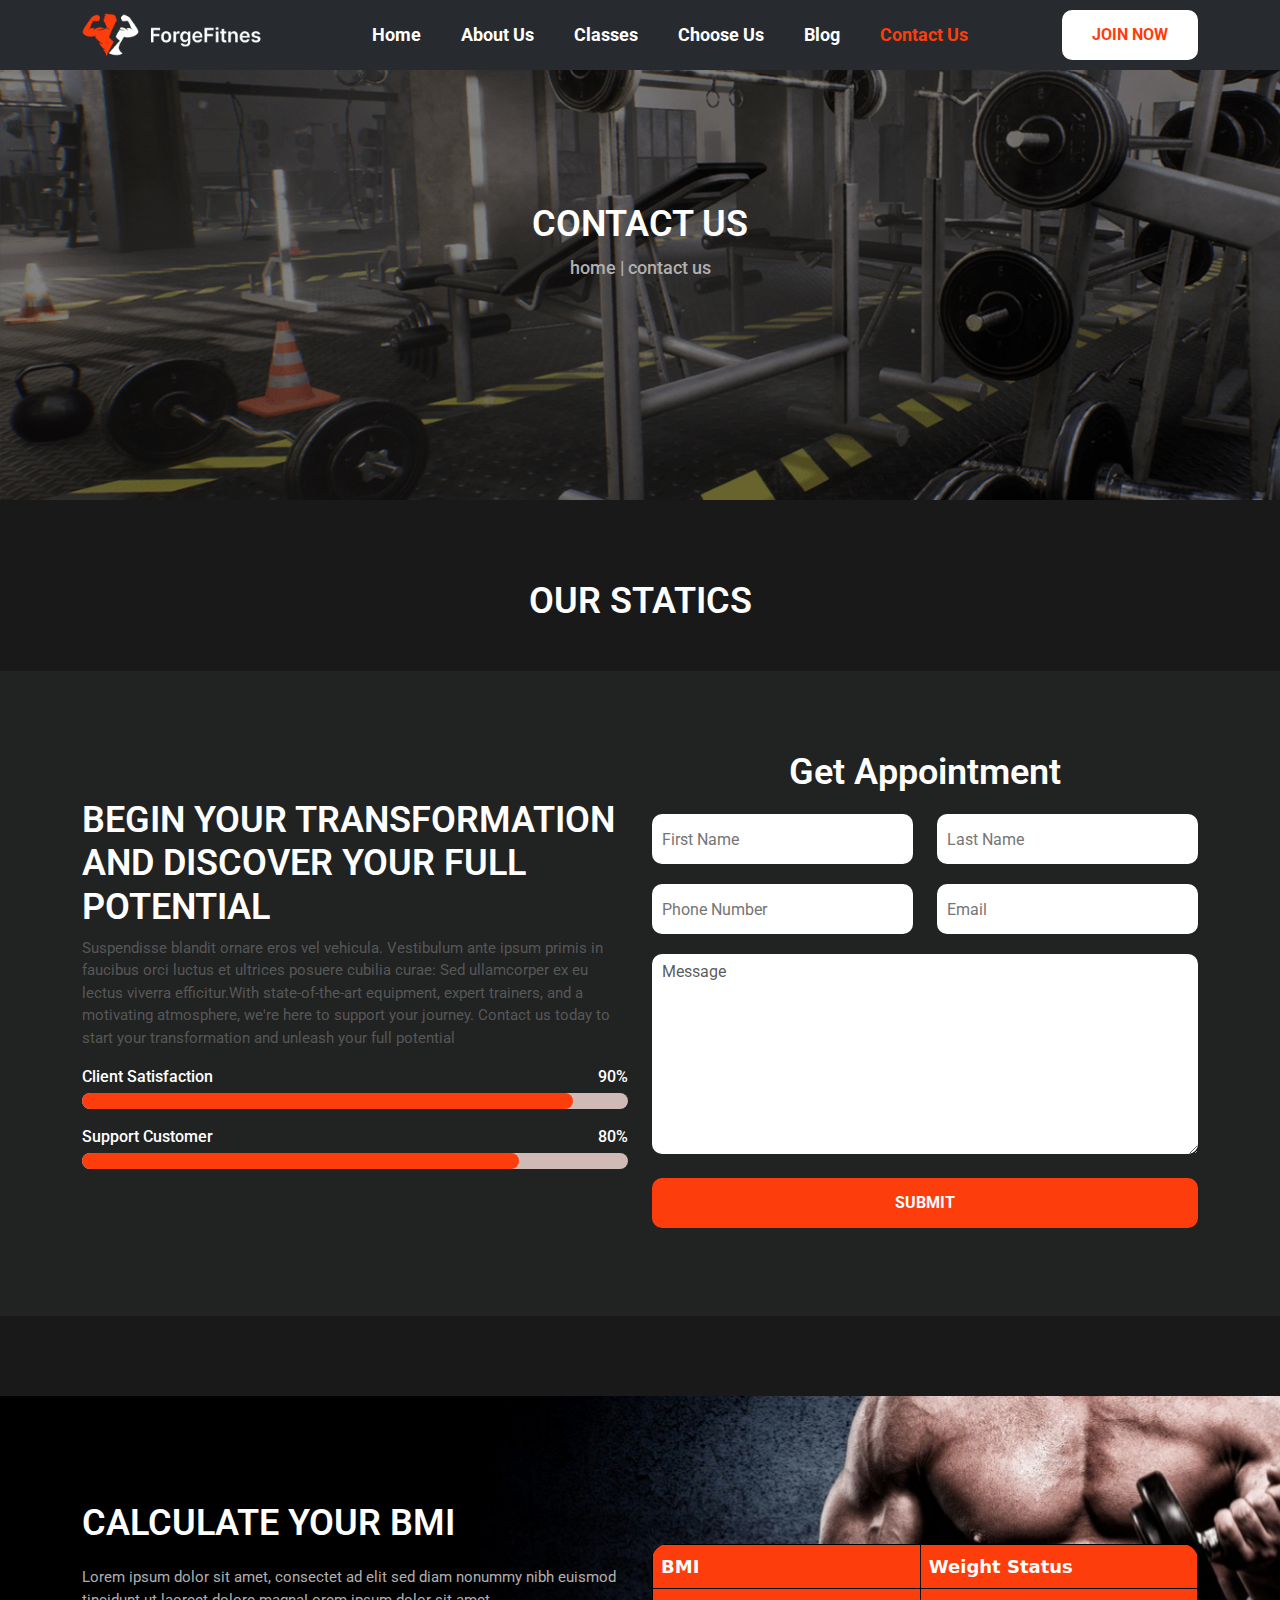
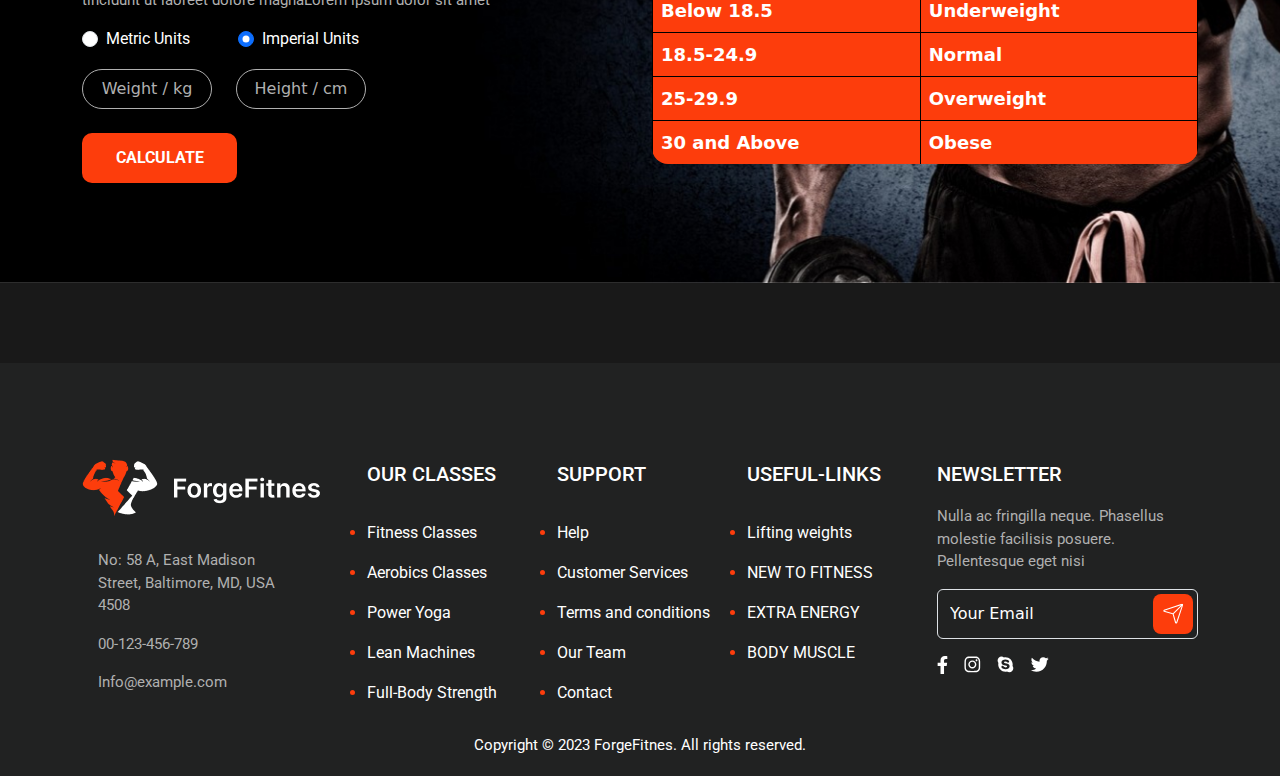
<file: gym website/contact us/index.html>
<!DOCTYPE html>
<html lang="en">
<head>
    <meta charset="UTF-8">
    <meta name="viewport" content="width=device-width, initial-scale=1.0">
    <title>ForgeFitnes</title>
    <!-- fav icon  -->
  <link rel="shortcut icon" href="../home page/img/logo1.png" type="image/x-icon">
    <!-- bootstrap link -->
    <link href="https://cdn.jsdelivr.net/npm/bootstrap@5.3.3/dist/css/bootstrap.min.css" rel="stylesheet" integrity="sha384-QWTKZyjpPEjISv5WaRU9OFeRpok6YctnYmDr5pNlyT2bRjXh0JMhjY6hW+ALEwIH" crossorigin="anonymous">
    <link rel="stylesheet" href="https://cdnjs.cloudflare.com/ajax/libs/font-awesome/6.5.1/css/all.min.css" integrity="sha512-DTOQO9RWCH3ppGqcWaEA1BIZOC6xxalwEsw9c2QQeAIftl+Vegovlnee1c9QX4TctnWMn13TZye+giMm8e2LwA==" crossorigin="anonymous" referrerpolicy="no-referrer" />
    <!-- css  -->
    <link rel="stylesheet" href="../home page/css/style.css">
    <link rel="stylesheet" href="../home page/css/responsive.css">
    <!-- aos anim -->
    <link rel="stylesheet" href="https://unpkg.com/aos@next/dist/aos.css" />
    <!-- font link  -->
    <link href="https://fonts.googleapis.com/css2?family=Roboto:ital,wght@0,100;0,300;0,400;0,500;0,700;0,900;1,100;1,300;1,400;1,500;1,700;1,900&display=swap" rel="stylesheet">  
</head>
<body>
    <header class="header_wrapper fixed-top">
        <nav class="navbar navbar-expand-lg ">
            <div class="container">
              <a class="navbar-brand" href="#">
                <img src="../home page/img/logo.png" alt="" class="img-fluid">
              </a>
              <button class="navbar-toggler" type="button" data-bs-toggle="collapse" data-bs-target="#navbarSupportedContent" aria-controls="navbarSupportedContent" aria-expanded="false" aria-label="Toggle navigation">
                <i class="fa-solid fa-bars"></i>
              </button>
              <div class="collapse navbar-collapse" id="navbarSupportedContent">
                <ul class="navbar-nav ms-auto mb-2 mb-lg-0 text-center">
                  <li class="nav-item">
                    <a class="nav-link  home" aria-current="page" href="../home page/index.html">Home</a>
                  </li>
                  <li class="nav-item">
                    <a class="nav-link " href="../about us/index.html">About Us</a>
                  </li>
                  <li class="nav-item">
                    <a class="nav-link " href="../classes/classes.html">Classes</a>
                  </li>
                  <li class="nav-item">
                    <a class="nav-link" href="../choose us/index.html">Choose Us</a>
                  </li>
                  <li class="nav-item">
                    <a class="nav-link " href="../blog/index.html">Blog</a>
                  </li>
                  <li class="nav-item">
                    <a class="nav-link active" href="#">Contact Us</a>
                  </li>
                </ul>
                <div class="d-flex ms-auto " role="search">
                  <button class="banner-btn" type="submit">Join Now</button>
                </div>
              </div>
            </div>
          </nav>
    </header>
    <section class="abmain_wrapper d-flex justify-content-center align-items-center choo_wrapper">
        <div class="container">
                <div class="row">
                        <div class="col-12 ">
                            <h1 class="abmain-title text-center">Contact us</h1>
                            <p class="abmain-subtitle text-center">home | contact us</p>
                        </div>
                </div>
        </div>
    </section>
    <section class="abcon_wrapper ">
        <div class="container">
                <div class="row">
                        <div class="col-12">
                            <h1 class=" con-titlt text-center">OUR STATICS</h1>
                        </div>
                </div>
        </div>
        <div class="abconmain-bg">
            <div class="container">
                    <div class="row">
                            <div class="col-lg-6 col-md-12 mt-5">
                                <h1 class="con-title">BEGIN YOUR TRANSFORMATION AND DISCOVER YOUR FULL POTENTIAL</h1>
                                <p class="con-text">Suspendisse blandit ornare eros vel vehicula. Vestibulum ante ipsum primis in faucibus orci luctus et ultrices posuere cubilia curae: Sed ullamcorper ex eu lectus viverra efficitur.With state-of-the-art equipment, expert trainers, and a motivating atmosphere, we're here to support your journey. Contact us today to start your transformation and unleash your full potential</p>
                                <div class="cl-text2 d-flex justify-content-between">
                                    <p class="mb-1">Client Satisfaction</p>
                                    <p class="mb-1">90%</p>
                                </div>
                                <div class="progress mb-3" role="progressbar" aria-label="Basic example" aria-valuenow="90" aria-valuemin="0" aria-valuemax="100">
                                  <div class="progress-bar rounded-pill" style="width: 90%"></div>
                                </div>
                                <div class="cl-text2 d-flex justify-content-between">
                                    <p class="mb-1">Support Customer</p>
                                    <p class="mb-1">80%</p>
                                </div>
                                <div class="progress mb-3" role="progressbar" aria-label="Basic example" aria-valuenow="80" aria-valuemin="0" aria-valuemax="100">
                                  <div class="progress-bar rounded-pill" style="width: 80%"></div>
                                </div>
                            </div>
                            <div class="col-lg-6">
                                <h1 class="text-center m-0 co-tittle">Get Appointment</h1>
                                <div class="row">
                                    <div class="col-md-6">
                                        <input type="text" placeholder="First Name" class="con-input" id="firstName">
                                    </div>
                                    <div class="col-md-6">
                                        <input type="text" placeholder="Last Name" class="con-input" id="lastName">
                                    </div>
                                    <div class="col-md-6">
                                        <input type="text" placeholder="Phone Number" class="con-input" id="phoneNumber">
                                    </div>
                                    <div class="col-md-6">
                                        <input type="text" placeholder="Email" class="con-input" id="email">
                                    </div>
                                    <div class="col-12">
                                        <textarea class="form-control con-input" placeholder="Message" id="message" style="height: 200px"></textarea>
                                    </div>
                                    <div class="col-12 mt-4 mb-2">
                                        <button class="con-btn" onclick="submitForm()">SUBMIT</button>
                                    </div>
                                </div>
                            </div>
                    </div>
            </div>
        </div>
    </section>
    <section class="cms2_wrapper">
        <div class="container">
            <div class="row">
                  <div class="col-lg-6 col-md-12">
                      <p class="cms2-title">CALCULATE YOUR BMI</p>
                      <p class="cms2-text1">Lorem ipsum dolor sit amet, consectet ad elit sed diam nonummy nibh euismod tincidunt
                        ut laoreet dolore magnaLorem ipsum dolor sit amet</p>
                      <div class="chak d-flex gap-5">
                        <div class="form-check">
                          <input class="form-check-input" type="radio" name="flexRadioDefault" id="flexRadioDefault1">
                            <p class="cm-text">Metric Units</p>                 
                        </div>
                        <div class="form-check">
                          <input class="form-check-input" type="radio" name="flexRadioDefault" id="flexRadioDefault2" checked>
                           <p class="cm-text">Imperial Units</p> 
                        </div>
                      </div>
                      <div class="cms-btnmain d-flex gap-4 mb-4">
                            <button class="cms-btn rounded-pill">Weight / kg</button>
                            <button class="cms-btn rounded-pill">Height / cm</button>
                      </div>
                      <button class="cms-btn1">CALCULATE</button>
                  </div>
                  <div class="col-lg-6 col-md-12">
                    <table class="bmi-table rounded-4 mt-5">
                        <thead>
                            <tr >
                                <td>BMI</td>
                                <td>Weight Status</td>
                            </tr>
                        </thead>
                        <tbody>
                            <tr>
                                <td>Below 18.5</td>
                                <td>Underweight</td>
                            </tr>
                            <tr>
                                <td>18.5-24.9</td>
                                <td>Normal</td>
                            </tr>
                            <tr>
                                <td>25-29.9</td>
                                <td>Overweight</td>
                            </tr>
                            <tr>
                                <td>30 and Above</td>
                                <td>Obese</td>
                            </tr>
                        </tbody>
                    </table>
                  </div>
            </div>
        </div>
    </section>
    <footer id="footer" class="footer_wrapper">
        <div class="container">
              <div class="row justify-content-center">
                    <div class="col-xl-3   col-md-4 col-sm-12 pt-3 ">
                          <img src="../home page/img/logo.png" alt="" class="img-fluid">
                          <div class="f-map d-flex  gap-3 pt-3 mt-3 text-cenetr text-md-left">
                            <i class="fa-solid fa-location-dot pt-1 map"></i>
                            <p class="f-text1">No: 58 A, East Madison
                              Street, Baltimore, MD,
                              USA 4508</p>
                          </div>
                          <div class="f-map d-flex  gap-3 ">
                            <i class="fa-solid fa-phone pt-1 map"></i>
                            <p class="f-text1">00-123-456-789</p>
                          </div>
                          <div class="f-map d-flex  gap-3 ">
                            <i class="fa-solid fa-envelope pt-1 map"></i>
                            <p class="f-text1">Info@example.com</p>
                          </div>
                    </div>
                    <div class="col-xl-2   col-md-4 col-sm-12 pt-3">
                        <p class="f-text-title">OUR CLASSES</p>
                        <li class="f-text2">Fitness Classes</li>
                        <li class="f-text2">Aerobics Classes</li>
                        <li class="f-text2">Power Yoga</li>
                        <li class="f-text2">Lean Machines</li>
                        <li class="f-text2">Full-Body Strength</li>
                    </div>
                    <div class="col-xl-2   col-md-4 col-sm-12 pt-3">
                        <p class="f-text-title">SUPPORT</p>
                        <li class="f-text2">Help</li>
                        <li class="f-text2">Customer Services</li>
                        <li class="f-text2">Terms and conditions</li>
                        <li class="f-text2">Our Team</li>
                        <li class="f-text2 ">Contact</li>
                    </div>
                    <div class="col-xl-2  col-md-6 col-sm-12 pt-3">
                        <p class="f-text-title">USEFUL-LINKS</p>
                        <li class="f-text2">Lifting weights</li>
                        <li class="f-text2">NEW TO FITNESS</li>
                        <li class="f-text2">EXTRA ENERGY</li>
                        <li class="f-text2">BODY MUSCLE</li>
                    </div>
                    <div class="col-xl-3 col-md-6 col-sm-12 pt-3">
                        <p class="f-text-title">NEWSLETTER</p>
                        <p class="f-text3">Nulla ac fringilla neque. Phasellus molestie facilisis posuere. Pellentesque eget nisi</p>
                        <div class="main-input position-relative">
                            <input type="email" class="form-control " id="exampleFormControlInput1" placeholder="Your Email">
                            <div class="f-box d-flex justify-content-center align-items-center rounded-3 position-absolute end-0">
                                <img src="../home page/svg/f-iocn.svg" alt="" class="img-fluid">
                            </div>
                        </div>
                        <div class="f-icon my-3 d-flex gap-3">
                            <img src="../home page/svg/fac.svg" alt="" class="img-fluid">
                            <img src="../home page/svg/insta.svg" alt="" class="img-fluid">
                            <img src="../home page/svg/s.svg" alt="" class="img-fluid">
                            <img src="../home page/svg/t.svg" alt="" class="img-fluid">
                        </div>
                    </div>
              </div>
        </div>
        <section class="f-link">
            <div class="container">
                  <div class="row">
                        <div class="col-12">
                            <p class="f-text-link text-center pt-4 pb-1">Copyright &copy; 2023 ForgeFitnes. All rights reserved.</p>
                        </div>
                  </div>
            </div>
        </section>
    </footer>
    <a id="button" class="d-flex justify-content-center align-items-center">
        <i class="fa-solid fa-arrow-up fa-fade"></i>
    </a>
    </body>
    </html>  
    <!-- bootstrap js -->
    <script src="https://cdn.jsdelivr.net/npm/bootstrap@5.3.3/dist/js/bootstrap.bundle.min.js" integrity="sha384-YvpcrYf0tY3lHB60NNkmXc5s9fDVZLESaAA55NDzOxhy9GkcIdslK1eN7N6jIeHz" crossorigin="anonymous"></script>
    <!-- back to top js -->
    <script src="https://cdnjs.cloudflare.com/ajax/libs/jquery/3.1.1/jquery.min.js"></script>
    <!-- aos js  -->
    <script src="https://unpkg.com/aos@next/dist/aos.js"></script>
      <script>
          AOS.init();
      </script>
    <!-- coustem js -->
    <script src="../home page/js/ndex.js"></script>
    
     <!-- owl js -->
     <script src="https://cdnjs.cloudflare.com/ajax/libs/OwlCarousel2/2.3.4/owl.carousel.min.js" integrity="sha512-bPs7Ae6pVvhOSiIcyUClR7/q2OAsRiovw4vAkX+zJbw3ShAeeqezq50RIIcIURq7Oa20rW2n2q+fyXBNcU9lrw==" crossorigin="anonymous" referrerpolicy="no-referrer"></script>
</file>
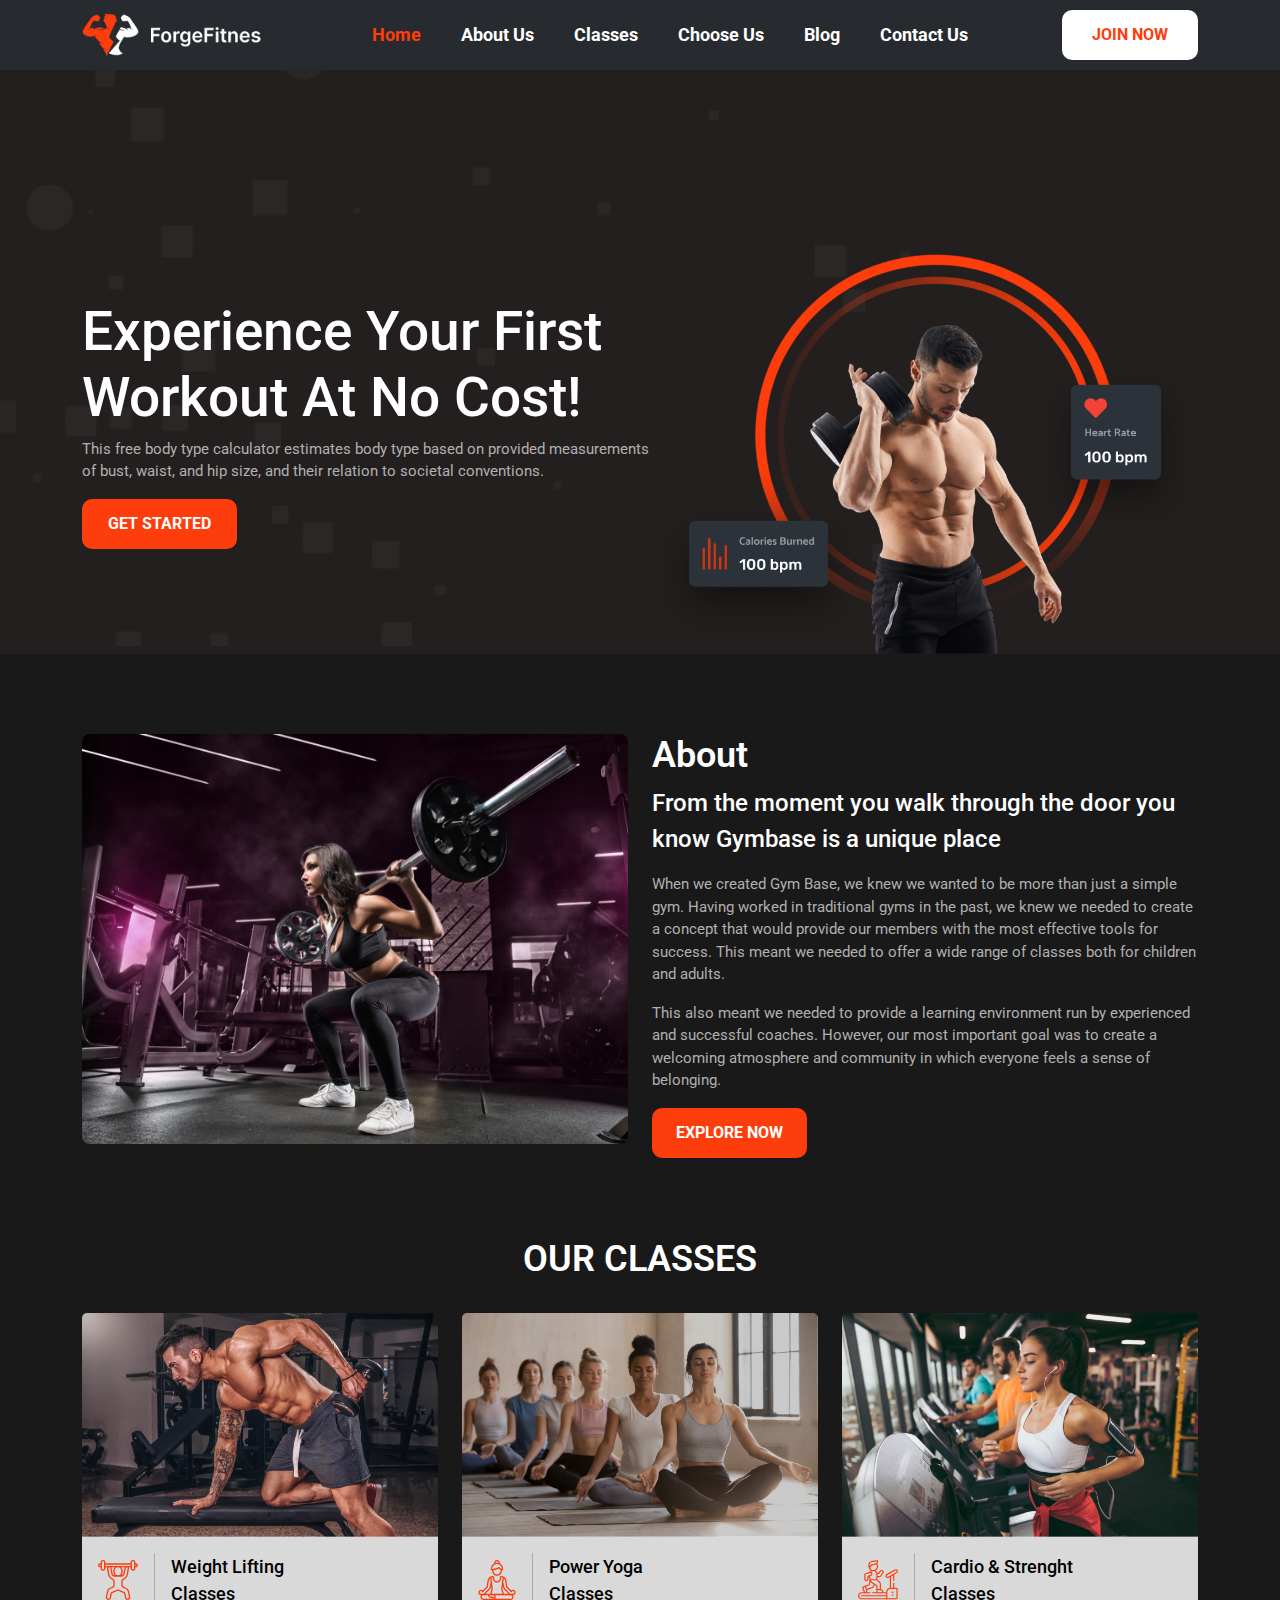
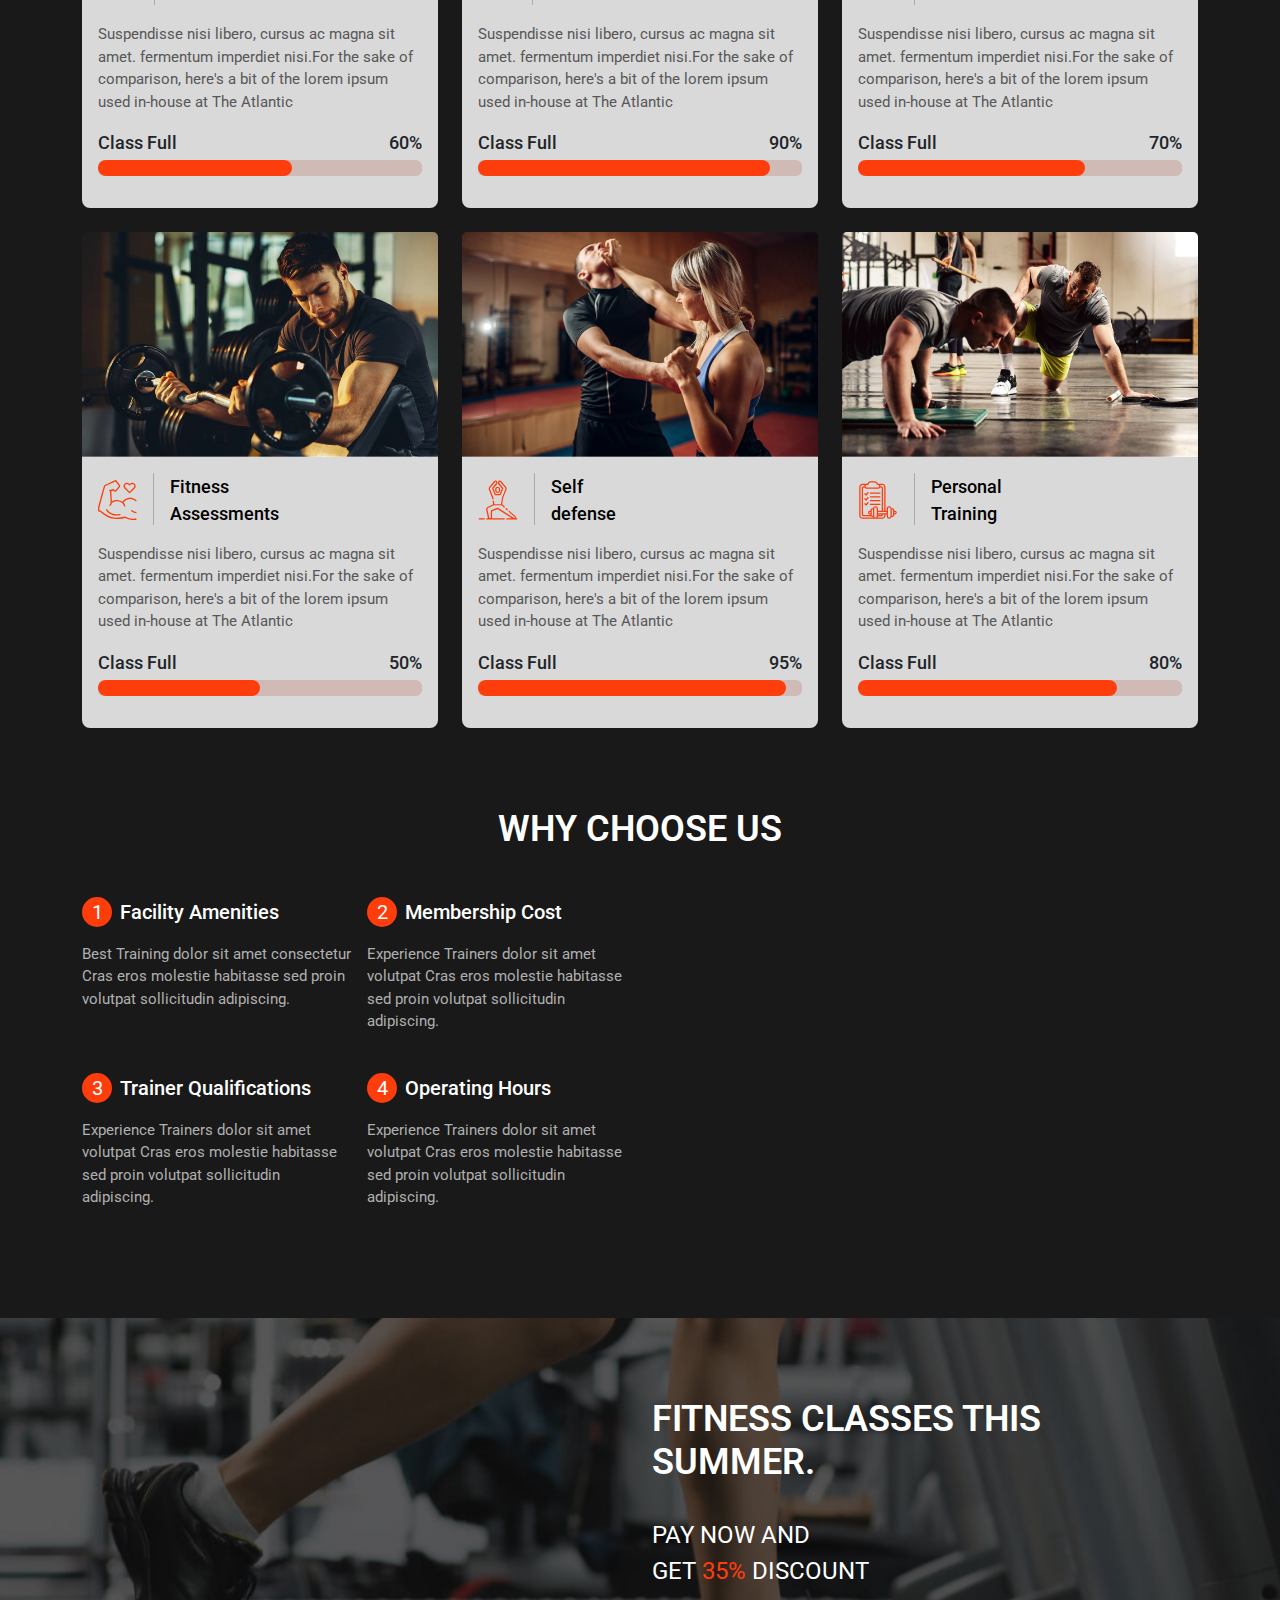
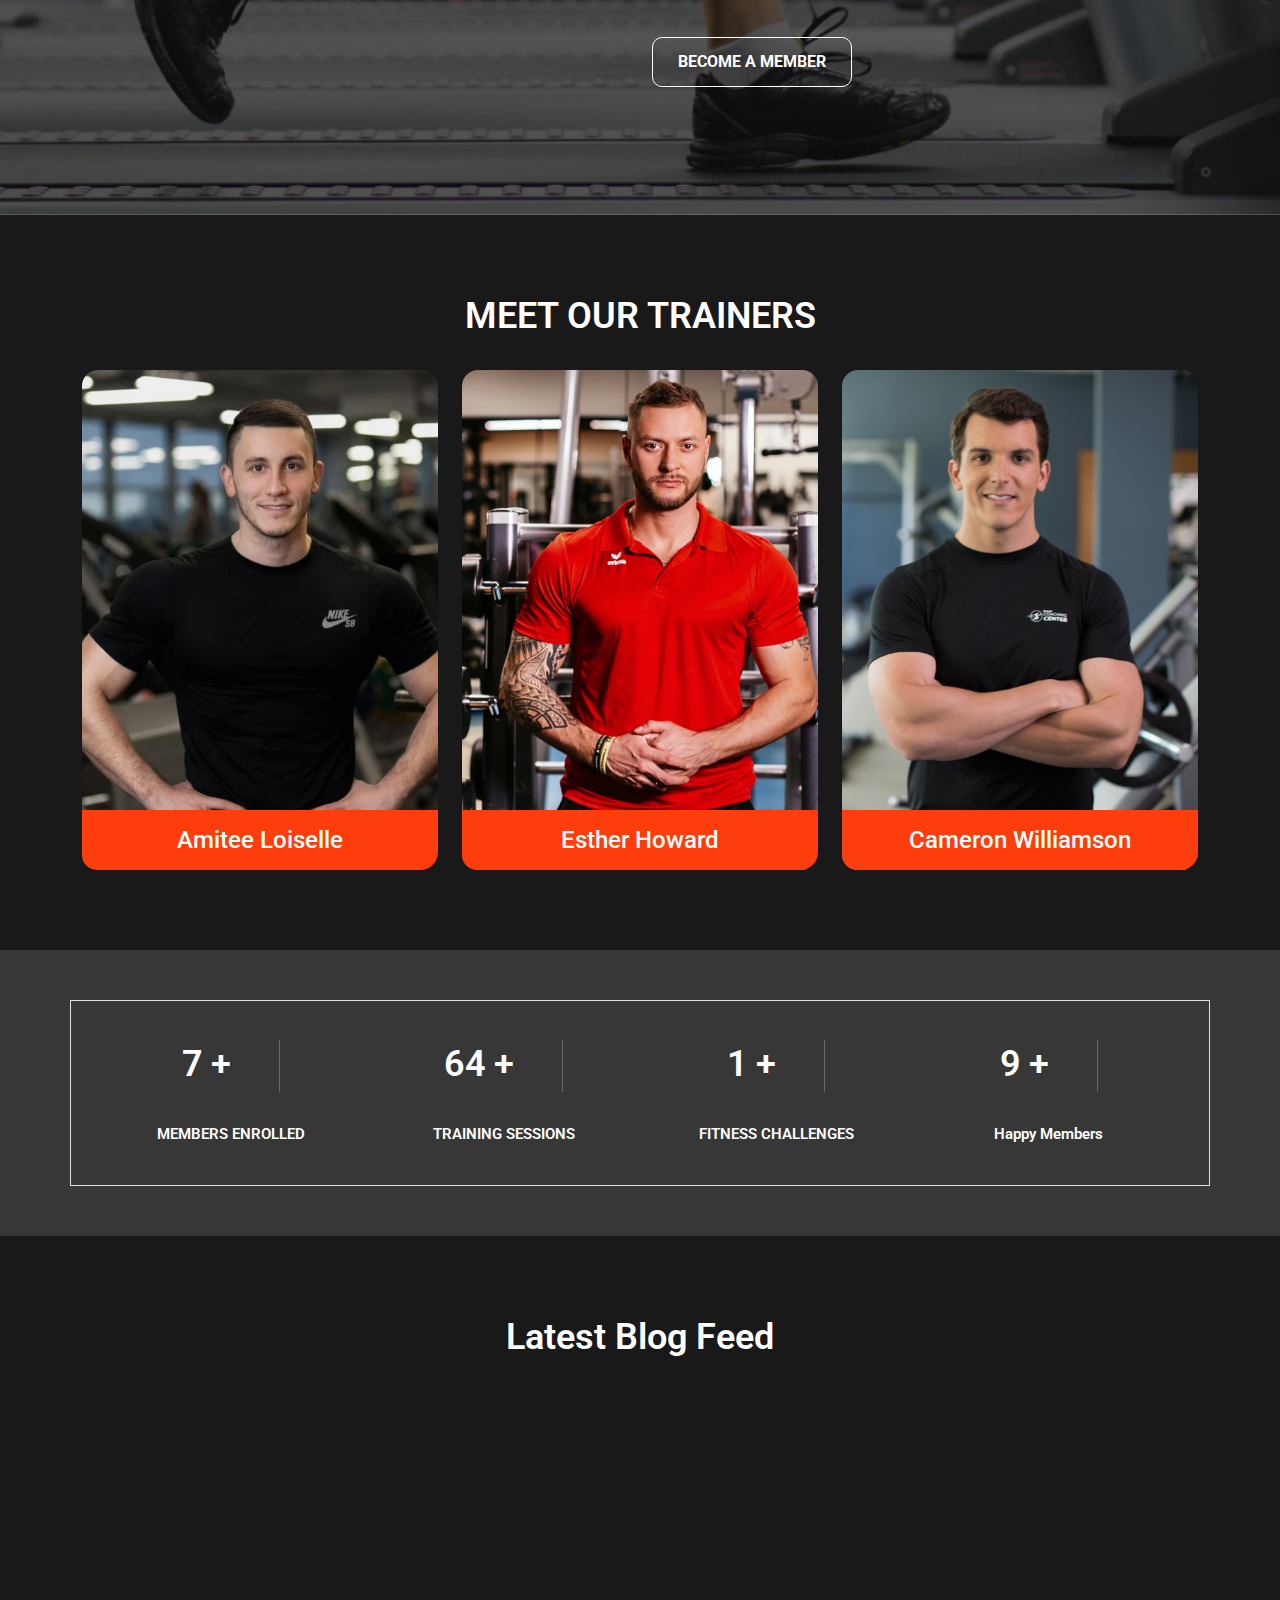
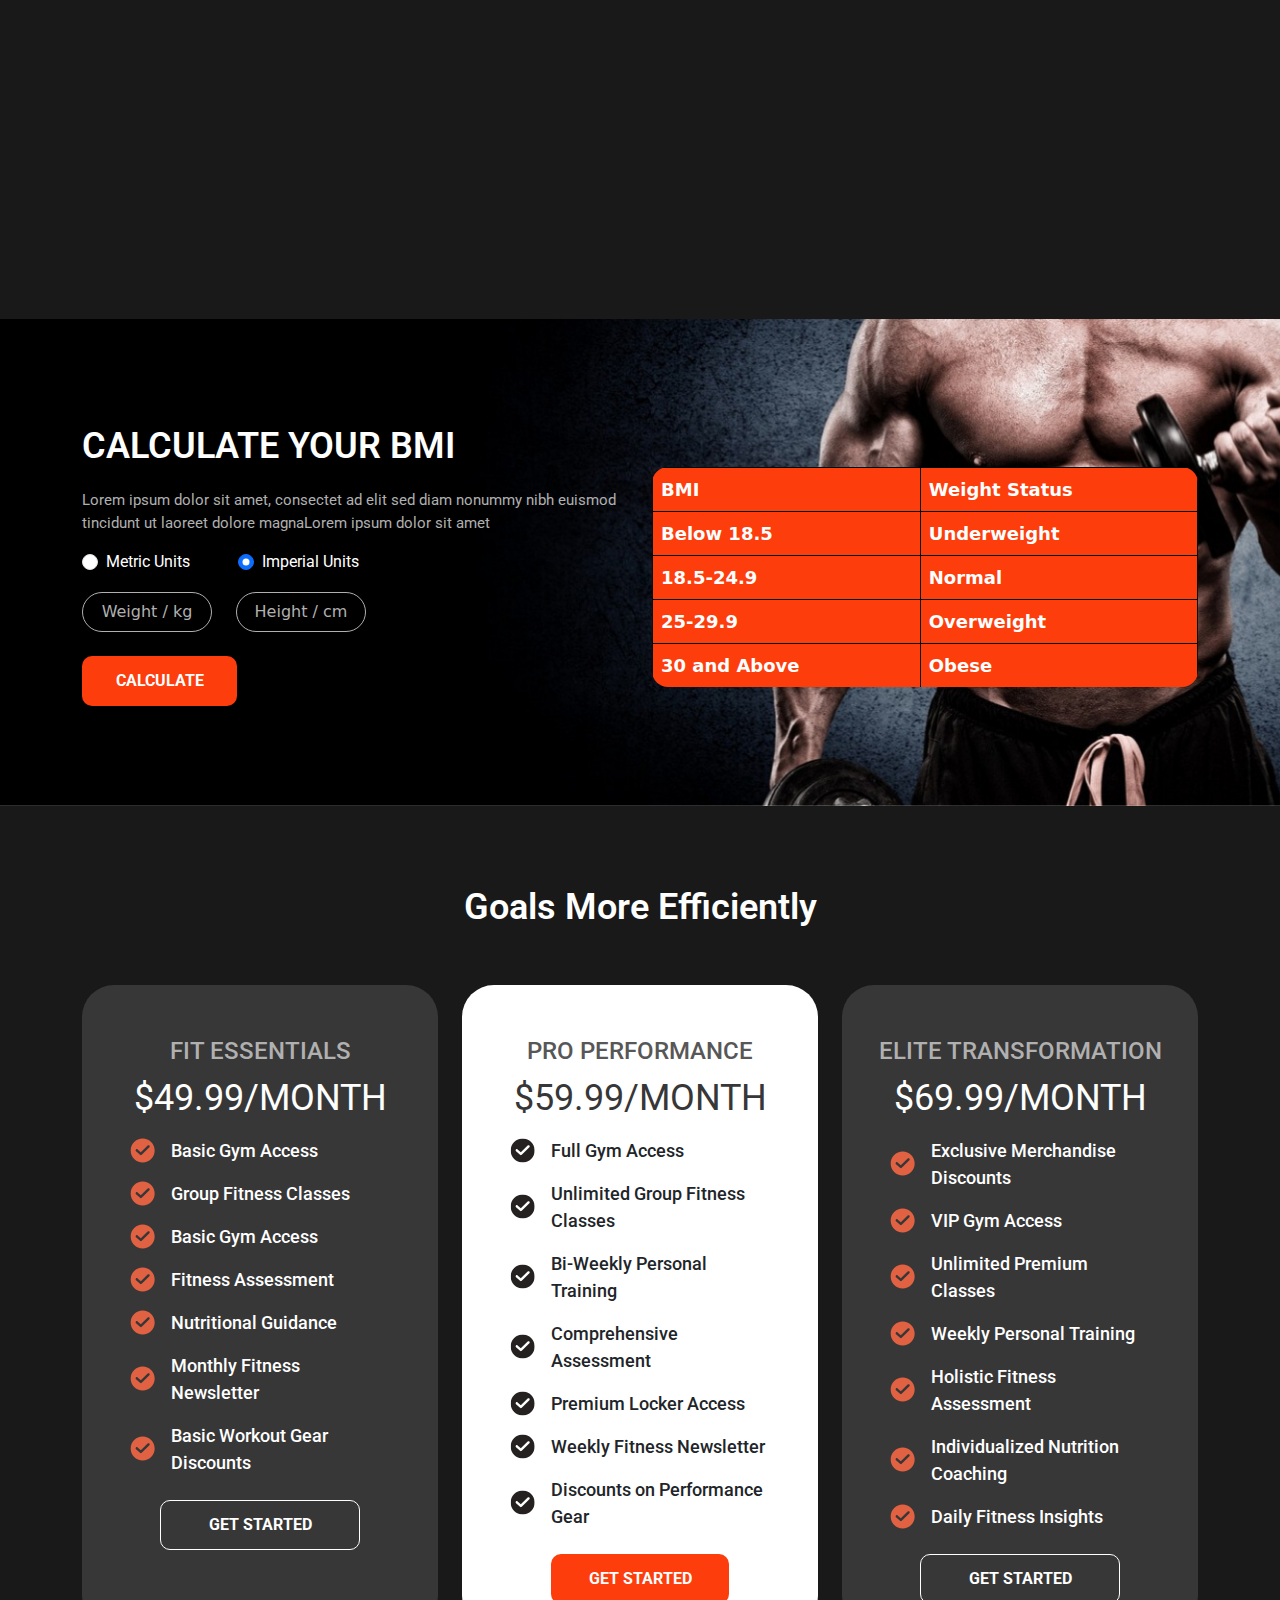
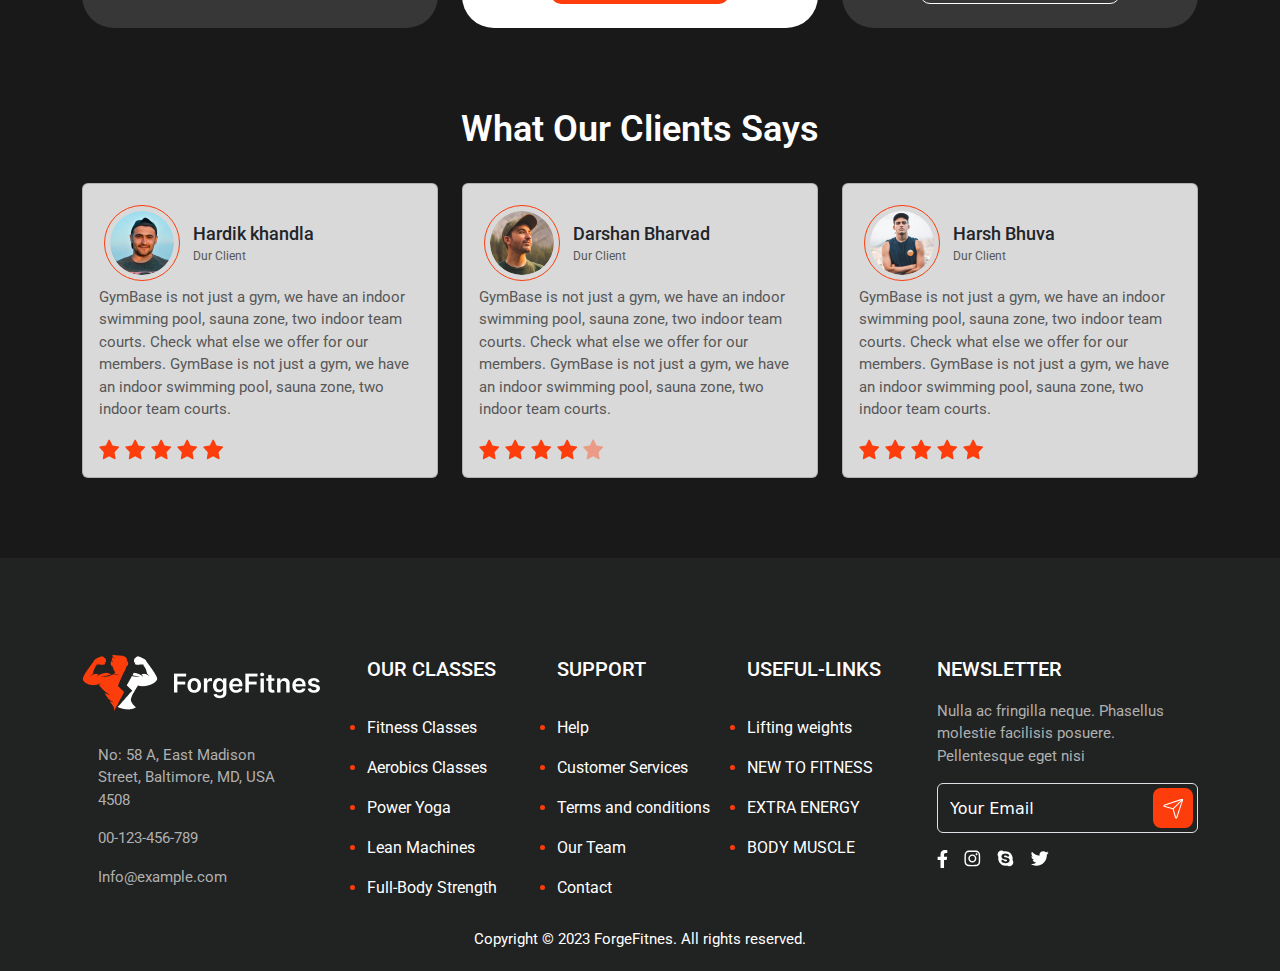
<file: gym website/home page/index.html>
<!DOCTYPE html>
<html lang="en">
<head>
    <meta charset="UTF-8">
    <meta name="viewport" content="width=device-width, initial-scale=1.0">
    <title>ForgeFitnes</title>
    <!-- fav icon  -->
  <link rel="shortcut icon" href="./img/logo1.png" type="image/x-icon">>
    <!-- bootstrap link -->
    <link href="https://cdn.jsdelivr.net/npm/bootstrap@5.3.3/dist/css/bootstrap.min.css" rel="stylesheet" integrity="sha384-QWTKZyjpPEjISv5WaRU9OFeRpok6YctnYmDr5pNlyT2bRjXh0JMhjY6hW+ALEwIH" crossorigin="anonymous">
    <link rel="stylesheet" href="https://cdnjs.cloudflare.com/ajax/libs/font-awesome/6.5.1/css/all.min.css" integrity="sha512-DTOQO9RWCH3ppGqcWaEA1BIZOC6xxalwEsw9c2QQeAIftl+Vegovlnee1c9QX4TctnWMn13TZye+giMm8e2LwA==" crossorigin="anonymous" referrerpolicy="no-referrer" />
    <!-- css  -->
    <link rel="stylesheet" href="./css/style.css">
    <link rel="stylesheet" href="./css/responsive.css">
    <!-- aos anim -->
    <link rel="stylesheet" href="https://unpkg.com/aos@next/dist/aos.css" />
    <!-- font link  -->
    <link href="https://fonts.googleapis.com/css2?family=Roboto:ital,wght@0,100;0,300;0,400;0,500;0,700;0,900;1,100;1,300;1,400;1,500;1,700;1,900&display=swap" rel="stylesheet">  
</head>
<body>
    <header class="header_wrapper fixed-top">
        <nav class="navbar navbar-expand-lg ">
            <div class="container">
              <a class="navbar-brand" href="#">
                <img src="./img/logo.png" alt="" class="img-fluid">
              </a>
              <button class="navbar-toggler" type="button" data-bs-toggle="collapse" data-bs-target="#navbarSupportedContent" aria-controls="navbarSupportedContent" aria-expanded="false" aria-label="Toggle navigation">
                <i class="fa-solid fa-bars"></i>
              </button>
              <div class="collapse navbar-collapse" id="navbarSupportedContent">
                <ul class="navbar-nav ms-auto mb-2 mb-lg-0 text-center">
                  <li class="nav-item">
                    <a class="nav-link active home" aria-current="page" href="#main">Home</a>
                  </li>
                  <li class="nav-item">
                    <a class="nav-link" href="../about us/index.html">About Us</a>
                  </li>
                  <li class="nav-item">
                    <a class="nav-link" href="../classes/classes.html">Classes</a>
                  </li>
                  <li class="nav-item">
                    <a class="nav-link" href="../choose us/index.html">Choose Us</a>
                  </li>
                  <li class="nav-item">
                    <a class="nav-link" href="../blog/index.html">Blog</a>
                  </li>
                  <li class="nav-item">
                    <a class="nav-link" href="../contact us/index.html">Contact Us</a>
                  </li>
                </ul>
                <div class="d-flex ms-auto " role="search">
                  <button class="banner-btn" type="submit">Join Now</button>
                </div>
              </div>
            </div>
          </nav>
    </header>
    <section id="main" class="banner_wrapper" >
        <div class="container">
                <div class="row">
                        <div class="col-lg-6 col-md-12 ">
                            <div class="ban-text-main">
                                <h1 class="ban-title  text-xl-strat">Experience Your First Workout At No Cost!</h1>
                                <p class="ban-text text-lg-left ">This free body type calculator estimates body type based on provided measurements of bust, waist, and hip size, and their relation to societal conventions.</p>
                                <button class="baner-btn1">Get Started</button>
                            </div>
                        </div>
                        <div class="col-lg-6 col-md-12">
                            <img src="./img/ban-img.png" alt="" class="img-fluid" >
                        </div>
                </div>
        </div>
    </section>
    <section id="about" class="about_wrapper">
        <div class="container">
                <div class="row">
                        <div class="col-lg-6 col-md-12">
                            <div class="about-img" data-aos="fade-right">
                                    <img src="./img/about-img.jpg" alt="" class="img-fluid rounded-3">
                            </div>
                        </div>
                        <div class="col-lg-6 col-md-12">
                            <div class="about-text">
                                <h1 class="ab-title">About</h1>
                                <p class="ab-subtitle">From the moment you walk through the door you know Gymbase is a unique place</p>
                                <p class="ab-text">When we created Gym Base, we knew we wanted to be more than just a simple gym. Having worked in traditional gyms in the past, we knew we needed to create a concept that would provide our members with the most effective tools for success. This meant we needed to offer a wide range of classes both for children and adults.</p>
                                <p class="ab-text">This also meant we needed to provide a learning environment run by experienced and successful coaches. However, our most important goal was to create a welcoming atmosphere and community in which everyone feels a sense of belonging.</p>
                                <button class="about-btn">Explore Now</button>
                            </div>
                        </div>
                </div>
        </div>
    </section>
<section id="class" class="clas_wrapper">
  <div class="container">
        <div class="row">
              <div class="col-12">
                    <h1 class="cl-title text-center mb-2">OUR CLASSES</h1>
              </div>           
        </div>
        <div class="row justify-content-center">
                <div class="col-lg-4 col-md-6 col-sm-12 mt-4">
                  <div class="card border border-0 rounded-3">
                    <img src="./img/cl-1.jpg" class="card-img-top img-fluid" alt="...">
                    <div class="card-body">
                        <div class="cl-img-main d-flex  gap-3">
                            <img src="./svg/cl-img1.svg" alt="" class="img-fluid">
                            <div class="d-flex" style="height: 52px;">
                              <div class="vr " ></div>
                            </div>
                            <p class="cl-subtitle">Weight Lifting  Classes</p>
                        </div>
                        <p class="cl-text pt-3">Suspendisse nisi libero, cursus ac magna sit amet. fermentum imperdiet nisi.For the sake of comparison, here's a bit of the lorem ipsum used in-house at The Atlantic</p>
                        <div class="cl-text2 d-flex justify-content-between">
                            <p class="mb-1">Class Full</p>
                            <p class="mb-1">60%</p>
                        </div>
                        <div class="progress mb-3" role="progressbar" aria-label="Basic example" aria-valuenow="60" aria-valuemin="0" aria-valuemax="100">
                          <div class="progress-bar rounded-pill" style="width: 60%"></div>
                        </div>
                        </div>
                  </div>
                </div>
                <div class="col-lg-4 col-md-6 col-sm-12 mt-4">
                  <div class="card border border-0 rounded-3">
                    <img src="./img/cl-2.jpg" class="card-img-top img-fluid" alt="...">
                    <div class="card-body">
                        <div class="cl-img-main d-flex  gap-3">
                            <img src="./svg/cl-img2.svg" alt="" class="img-fluid">
                            <div class="d-flex" style="height: 52px;">
                              <div class="vr " ></div>
                            </div>
                            <p class="cl-subtitle">Power Yoga Classes</p>
                        </div>
                        <p class="cl-text pt-3">Suspendisse nisi libero, cursus ac magna sit amet. fermentum imperdiet nisi.For the sake of comparison, here's a bit of the lorem ipsum used in-house at The Atlantic</p>
                        <div class="cl-text2 d-flex justify-content-between">
                            <p class="mb-1">Class Full</p>
                            <p class="mb-1">90%</p>
                        </div>
                        <div class="progress mb-3" role="progressbar" aria-label="Basic example" aria-valuenow="90" aria-valuemin="0" aria-valuemax="100">
                          <div class="progress-bar rounded-pill" style="width: 90%"></div>
                        </div>
                        </div>
                  </div>
                </div>
                <div class="col-lg-4 col-md-6 col-sm-12 mt-4">
                  <div class="card border border-0 rounded-3">
                    <img src="./img/cl-3.jpg" class="card-img-top img-fluid" alt="...">
                    <div class="card-body">
                        <div class="cl-img-main d-flex  gap-3">
                            <img src="./svg/cl-img3.svg" alt="" class="img-fluid">
                            <div class="d-flex" style="height: 52px;">
                              <div class="vr " ></div>
                            </div>
                            <p class="cl-subtitle">Cardio & Strenght Classes</p>
                        </div>
                        <p class="cl-text pt-3">Suspendisse nisi libero, cursus ac magna sit amet. fermentum imperdiet nisi.For the sake of comparison, here's a bit of the lorem ipsum used in-house at The Atlantic</p>
                        <div class="cl-text2 d-flex justify-content-between">
                            <p class="mb-1">Class Full</p>
                            <p class="mb-1">70%</p>
                        </div>
                        <div class="progress mb-3" role="progressbar" aria-label="Basic example" aria-valuenow="70" aria-valuemin="0" aria-valuemax="100">
                          <div class="progress-bar rounded-pill" style="width: 70%"></div>
                        </div>
                        </div>
                  </div>
                </div>
                <div class="col-lg-4 col-md-6 col-sm-12 mt-4">
                  <div class="card border border-0 rounded-3">
                    <img src="./img/cl-4.jpg" class="card-img-top img-fluid" alt="...">
                    <div class="card-body">
                        <div class="cl-img-main d-flex  gap-3">
                            <img src="./svg/cl-img4.svg" alt="" class="img-fluid">
                            <div class="d-flex" style="height: 52px;">
                              <div class="vr"></div>
                            </div>
                            <p class="cl-subtitle">Fitness Assessments</p>
                        </div>
                        <p class="cl-text pt-3">Suspendisse nisi libero, cursus ac magna sit amet. fermentum imperdiet nisi.For the sake of comparison, here's a bit of the lorem ipsum used in-house at The Atlantic</p>
                        <div class="cl-text2 d-flex justify-content-between">
                            <p class="mb-1">Class Full</p>
                            <p class="mb-1">50%</p>
                        </div>
                        <div class="progress mb-3" role="progressbar" aria-label="Basic example" aria-valuenow="50" aria-valuemin="0" aria-valuemax="100">
                          <div class="progress-bar rounded-pill" style="width: 50%"></div>
                        </div>
                        </div>
                  </div>
                </div>
                <div class="col-lg-4 col-md-6 col-sm-12 mt-4">
                  <div class="card border border-0 rounded-3">
                    <img src="./img/cl-5.jpg" class="card-img-top img-fluid" alt="...">
                    <div class="card-body">
                        <div class="cl-img-main d-flex  gap-3">
                            <img src="./svg/cl-img5.svg" alt="" class="img-fluid">
                            <div class="d-flex" style="height: 52px;">
                              <div class="vr "></div>
                            </div>
                            <p class="cl-subtitle">Self <br> defense</p>
                        </div>
                        <p class="cl-text pt-3">Suspendisse nisi libero, cursus ac magna sit amet. fermentum imperdiet nisi.For the sake of comparison, here's a bit of the lorem ipsum used in-house at The Atlantic</p>
                        <div class="cl-text2 d-flex justify-content-between">
                            <p class="mb-1">Class Full</p>
                            <p class="mb-1">95%</p>
                        </div>
                        <div class="progress mb-3" role="progressbar" aria-label="Basic example" aria-valuenow="95" aria-valuemin="0" aria-valuemax="100">
                          <div class="progress-bar rounded-pill" style="width: 95%"></div>
                        </div>
                        </div>
                  </div>
                </div>
                <div class="col-lg-4 col-md-6 col-sm-12 mt-4">
                  <div class="card border border-0 rounded-3">
                    <img src="./img/cl-6.jpg" class="card-img-top img-fluid" alt="...">
                    <div class="card-body">
                        <div class="cl-img-main d-flex  gap-3">
                            <img src="./svg/cl-img6.svg" alt="" class="img-fluid">
                            <div class="d-flex" style="height: 52px;">
                              <div class="vr "></div>
                            </div>
                            <p class="cl-subtitle">Personal <br> Training</p>
                        </div>
                        <p class="cl-text pt-3">Suspendisse nisi libero, cursus ac magna sit amet. fermentum imperdiet nisi.For the sake of comparison, here's a bit of the lorem ipsum used in-house at The Atlantic</p>
                        <div class="cl-text2 d-flex justify-content-between">
                            <p class="mb-1">Class Full</p>
                            <p class="mb-1">80%</p>
                        </div>
                        <div class="progress mb-3" role="progressbar" aria-label="Basic example" aria-valuenow="80" aria-valuemin="0" aria-valuemax="100">
                          <div class="progress-bar rounded-pill" style="width: 80%"></div>
                        </div>
                        </div>
                  </div>
                </div>
        </div>
  </div>
</section>
<section id="ch" class="choose_wrapper">
      <div class="container">
            <div class="row">
                  <div class="col-12">
                        <h1 class="ch-title text-center">Why Choose Us</h1>
                  </div>
            </div>
            <div class="main-r">
              <div class="row justify-content-center align-items-center main-r1">
                <div class="col-lg-6 col-md-12">
                    <div class="row ch-main-text ">
                        <div class="col-md-6">
                            <div class="ch-cri d-flex gap-2 mt-4">
                                <div class="cricle rounded-circle d-flex justify-content-center align-items-center">1</div>
                                <p class="ch-title01">Facility Amenities</p>
                            </div>
                            <p class="cho-text">Best Training dolor sit amet consectetur Cras eros molestie habitasse sed proin volutpat sollicitudin adipiscing.</p>
                        </div>
                        <div class="col-md-6">
                            <div class="ch-cri d-flex gap-2 mt-4">
                                <div class="cricle rounded-circle d-flex justify-content-center align-items-center">2</div>
                                <p class="ch-title01">Membership Cost</p>
                            </div>
                            <p class="cho-text">Experience Trainers dolor sit amet volutpat Cras eros molestie habitasse sed proin volutpat sollicitudin adipiscing.</p>
                        </div>
                        <div class="col-md-6">
                            <div class="ch-cri d-flex gap-2 mt-4">
                                <div class="cricle rounded-circle d-flex justify-content-center align-items-center">3</div>
                                <p class="ch-title01">Trainer Qualifications</p>
                            </div>
                            <p class="cho-text">Experience Trainers dolor sit amet volutpat Cras eros molestie habitasse sed proin volutpat sollicitudin adipiscing.</p>
                        </div>
                        <div class="col-md-6">
                            <div class="ch-cri d-flex gap-2 mt-4">
                                <div class="cricle rounded-circle d-flex justify-content-center align-items-center">4</div>
                                <p class="ch-title01">Operating Hours</p>
                            </div>
                            <p class="cho-text">Experience Trainers dolor sit amet volutpat Cras eros molestie habitasse sed proin volutpat sollicitudin adipiscing.</p>
                        </div>
                    </div>
                </div>
                <div class="col-lg-6 col-md-12">
                      <img src="./img/ch-img.jpg" alt="" class="img-fluid rounded-4 mt-4" data-aos="fade-right">
                </div>
          </div>  
            </div>
      </div>
  <div class="cms_banner ">
      <div class="container">
            <div class="row ">
                  <div class="col-lg-6 col-md-12 col-sm-12">
                  </div>
                  <div class="col-lg-6 col-md-12 col-sm-12 ">
                      <h1 class="cms-title">FITNESS CLASSES THIS SUMMER.</h1>
                        <p class="cms-text pt-4">PAY NOW AND</p>
                        <p class="cms-text">GET <span class="cms-text2">35%</span> DISCOUNT</p>
                        <button class="cms-btn my-5" href="#ch">BECOME A MEMBER</button>
                  </div>
            </div>
      </div>
  </div>
  <div class="our_wrapper">
      <div class="container">
            <div class="row">
                <div class="col-12">
                  <h1 class=" out-tittle text-center">Meet our Trainers</h1>
                </div>
            </div>
            <div class="row justify-content-center">
                <div class="col-lg-4 col-md-6 col-sm-12">
                      <div class="our-img1 mt-4 rounded-4 d-flex align-items-end ">
                          <div class="our-box d-flex justify-content-center align-items-center  ">
                              <p class="our-text">Amitee Loiselle</p>
                          </div>
                      </div>
                </div>
                <div class="col-lg-4 col-md-6 col-sm-12">
                      <div class="our-img1 our-img2 mt-4 rounded-4 d-flex align-items-end ">
                          <div class="our-box d-flex justify-content-center align-items-center  ">
                              <p class="our-text">Esther Howard</p>
                          </div>
                      </div>
                </div>
                <div class="col-lg-4 col-md-6 col-sm-12">
                      <div class="our-img1 our-img3 mt-4 rounded-4 d-flex align-items-end ">
                          <div class="our-box d-flex justify-content-center align-items-center  ">
                              <p class="our-text">Cameron Williamson</p>
                          </div>
                      </div>
                </div>
            </div>
      </div>
  </div>
  <div class="counter_wrapper">
      <div class="container">
              <div class="row  align-items-center border p-4">
                        <div class="col-lg-3 col-md-6 col-sm-12 justify-content-center">
                          <div class="rounded d-flex justify-content-center gap-5 align-items-center ">
                              <div class="co d-flex gap-2">
                                <div class="counter" data-speed="12000">100</div>
                                <p class="co-plus">+</p>
                              </div>
                              <div class="d-flex" style="height: 52px;">
                                <div class="vr "></div>
                              </div>
                          </div>
                          <p class="co-text text-center pt-3">MEMBERS ENROLLED</p>
                        </div>
                        <div class="col-lg-3 col-md-6 col-sm-12 justify-content-center">
                          <div class="rounded d-flex justify-content-center gap-5 align-items-center ">
                              <div class="co d-flex gap-2">
                                <div class="counter" data-speed="12000">1000</div>
                                <p class="co-plus">+</p>
                              </div>
                              <div class="d-flex" style="height: 52px;">
                                <div class="vr "></div>
                              </div>
                          </div>
                          <p class="co-text text-center pt-3">TRAINING SESSIONS</p>
                        </div>
                        <div class="col-lg-3 col-md-6 col-sm-12 justify-content-center">
                          <div class="rounded d-flex justify-content-center gap-5 align-items-center ">
                              <div class="co d-flex gap-2">
                                <div class="counter" data-speed="10000">20</div>
                                <p class="co-plus">+</p>
                              </div>
                              <div class="d-flex" style="height: 52px;">
                                <div class="vr "></div>
                              </div>
                          </div>
                          <p class="co-text text-center pt-3">FITNESS CHALLENGES</p>
                        </div>
                        <div class="col-lg-3 col-md-6 col-sm-12 justify-content-center">
                          <div class="rounded d-flex justify-content-center gap-5 align-items-center ">
                              <div class="co d-flex gap-2">
                                <div class="counter" data-speed="9000">101</div>
                                <p class="co-plus">+</p>
                              </div>
                              <div class="d-flex" style="height: 52px;">
                                <div class="vr "></div>
                              </div>
                          </div>
                          <p class="co-text text-center pt-3">Happy Members</p>
                        </div>

              </div>
      </div>
  </div>
</section>
<section id="blog" class="blog_wrapper">
      <div class="container">
            <div class="row">
                  <div class="col-12">
                        <h1 class="text-center blog-title1">Latest Blog Feed</h1>
                  </div>
            </div>
            <div class="row justify-content-center">
                <div class="col-lg-4 col-md-6 col-sm-12" data-aos="fade-right">
                  <div class="card border-0 mt-4">
                    <img src="./img/b1.jpg" class="card-img-top " alt="...">
                    <div class="card-body">
                        <p class="bl-text1">7 MARCH 2023</p>
                        <p class="blog-title py-2">Parturient accumsan cacus pulvinar magna</p>
                        <p class="b-text2">Praesent id ipsum pellentesque lectus dapibus condimentum curabitur eget nisus quam. In hac habitasse platea dictumst</p>
                        <p class="b-text2 m-0">Read More</p>
                    </div>
                  </div>
                </div>
                <div class="col-lg-4 col-md-6 col-sm-12">
                  <div class="card border-0 mt-4" data-aos="fade-right">
                    <img src="./img/b2.jpg" class="card-img-top " alt="...">
                    <div class="card-body">
                        <p class="bl-text1">8 MARCH 2023</p>
                        <p class="blog-title py-2">Risus purus namien parturient accumsan </p>
                        <p class="b-text2">Praesent id ipsum pellentesque lectus dapibus condimentum curabitur eget nisus quam. In hac habitasse platea dictumst</p>
                        <p class="b-text2 m-0">Read More</p>
                    </div>
                  </div>
                </div>
                <div class="col-lg-4 col-md-6 col-sm-12" data-aos="fade-right">
                  <div class="card border-0 mt-4">
                    <img src="./img/b3.jpg" class="card-img-top " alt="...">
                    <div class="card-body">
                        <p class="bl-text1">23 MARCH 2023</p>
                        <p class="blog-title py-2">How to Get Organised for the Week Ahead</p>
                        <p class="b-text2">Praesent id ipsum pellentesque lectus dapibus condimentum curabitur eget nisus quam. In hac habitasse platea dictumst</p>
                        <p class="b-text2 m-0">Read More</p>
                    </div>
                  </div>
                </div>
            </div>
      </div>
      <section class="cms2_wrapper">
          <div class="container">
              <div class="row">
                    <div class="col-lg-6 col-md-12">
                        <p class="cms2-title">CALCULATE YOUR BMI</p>
                        <p class="cms2-text1">Lorem ipsum dolor sit amet, consectet ad elit sed diam nonummy nibh euismod tincidunt
                          ut laoreet dolore magnaLorem ipsum dolor sit amet</p>
                        <div class="chak d-flex gap-5">
                          <div class="form-check">
                            <input class="form-check-input" type="radio" name="flexRadioDefault" id="flexRadioDefault1">
                              <p class="cm-text">Metric Units</p>                 
                          </div>
                          <div class="form-check">
                            <input class="form-check-input" type="radio" name="flexRadioDefault" id="flexRadioDefault2" checked>
                             <p class="cm-text">Imperial Units</p> 
                          </div>
                        </div>
                        <div class="cms-btnmain d-flex gap-4 mb-4">
                              <button class="cms-btn rounded-pill">Weight / kg</button>
                              <button class="cms-btn rounded-pill">Height / cm</button>
                        </div>
                        <button class="cms-btn1">CALCULATE</button>
                    </div>
                    <div class="col-lg-6 col-md-12">
                      <table class="bmi-table rounded-4 mt-5">
                          <thead>
                              <tr >
                                  <td>BMI</td>
                                  <td>Weight Status</td>
                              </tr>
                          </thead>
                          <tbody>
                              <tr>
                                  <td>Below 18.5</td>
                                  <td>Underweight</td>
                              </tr>
                              <tr>
                                  <td>18.5-24.9</td>
                                  <td>Normal</td>
                              </tr>
                              <tr>
                                  <td>25-29.9</td>
                                  <td>Overweight</td>
                              </tr>
                              <tr>
                                  <td>30 and Above</td>
                                  <td>Obese</td>
                              </tr>
                          </tbody>
                      </table>
                    </div>
              </div>
          </div>
      </section>
  <section class="price_wrapper">
      <div class="container">
            <div class="row">
                  <div class="col-12">
                        <h1 class="text-center price-title">Goals More Efficiently</h1>
                  </div>
            </div>
            <div class="row justify-content-center">
                  <div class="col-lg-4 col-md-6 col-sm-12 mt-5">
                        <div class="price-box1 rounded-5  h-100">
                            <p class="text-center pr-text1 pt-5 mb-2">FIT ESSENTIALS</p>
                            <h1 class="text-center pric-titlt2">$49.99/MONTH</h1>
                            <div class="pr_right mt-3 d-flex mx-5 gap-3 align-items-center">
                                <img src="./svg/right.svg" alt="" class="img-fluid">
                                <p class="mb-0 pr-text2">Basic Gym Access</p>
                            </div>
                            <div class="pr_right mt-3 d-flex mx-5 gap-3 align-items-center">
                                <img src="./svg/right.svg" alt="" class="img-fluid">
                                <p class="mb-0 pr-text2">Group Fitness Classes</p>
                            </div>
                            <div class="pr_right mt-3 d-flex mx-5 gap-3 align-items-center">
                                <img src="./svg/right.svg" alt="" class="img-fluid">
                                <p class="mb-0 pr-text2">Basic Gym Access</p>
                            </div>
                            <div class="pr_right mt-3 d-flex mx-5 gap-3 align-items-center">
                                <img src="./svg/right.svg" alt="" class="img-fluid">
                                <p class="mb-0 pr-text2">Fitness Assessment</p>
                            </div>
                            <div class="pr_right mt-3 d-flex mx-5 gap-3 align-items-center">
                                <img src="./svg/right.svg" alt="" class="img-fluid">
                                <p class="mb-0 pr-text2">Nutritional Guidance</p>
                            </div>
                            <div class="pr_right mt-3 d-flex mx-5 gap-3 align-items-center">
                                <img src="./svg/right.svg" alt="" class="img-fluid">
                                <p class="mb-0 pr-text2">Monthly Fitness Newsletter</p>
                            </div>
                            <div class="pr_right mt-3 d-flex mx-5 gap-3 align-items-center">
                                <img src="./svg/right.svg" alt="" class="img-fluid">
                                <p class="mb-0 pr-text2">Basic Workout Gear Discounts</p>
                            </div>
                            <div class="pr_right d-flex justify-content-center gap-3 align-items-center">
                              <button class="my-4 pr-btn1 ">GET STARTED</button>
                            </div>
                        </div>
                  </div>
                  <div class="col-lg-4 col-md-6 col-sm-12 mt-5">
                        <div class=" price-box2 rounded-5  h-100">
                            <p class="text-center pr-text1 pt-5 mb-2">PRO PERFORMANCE</p>
                            <h1 class="text-center pric-titlt2">$59.99/MONTH</h1>
                            <div class="pr_right mt-3 d-flex mx-5 gap-3 align-items-center">
                                <img src="./svg/right2.svg" alt="" class="img-fluid">
                                <p class="mb-0 pr-text2">Full Gym Access</p>
                            </div>
                            <div class="pr_right mt-3 d-flex mx-5 gap-3 align-items-center">
                                <img src="./svg/right2.svg" alt="" class="img-fluid">
                                <p class="mb-0 pr-text2">Unlimited Group Fitness Classes</p>
                            </div>
                            <div class="pr_right mt-3 d-flex mx-5 gap-3 align-items-center">
                                <img src="./svg/right2.svg" alt="" class="img-fluid">
                                <p class="mb-0 pr-text2">Bi-Weekly Personal Training</p>
                            </div>
                            <div class="pr_right mt-3 d-flex mx-5 gap-3 align-items-center">
                                <img src="./svg/right2.svg" alt="" class="img-fluid">
                                <p class="mb-0 pr-text2">Comprehensive Assessment</p>
                            </div>
                            <div class="pr_right mt-3 d-flex mx-5 gap-3 align-items-center">
                                <img src="./svg/right2.svg" alt="" class="img-fluid">
                                <p class="mb-0 pr-text2">Premium Locker Access</p>
                            </div>
                            <div class="pr_right mt-3 d-flex mx-5 gap-3 align-items-center">
                                <img src="./svg/right2.svg" alt="" class="img-fluid">
                                <p class="mb-0 pr-text2">Weekly Fitness Newsletter</p>
                            </div>
                            <div class="pr_right mt-3 d-flex mx-5 gap-3 align-items-center">
                                <img src="./svg/right2.svg" alt="" class="img-fluid">
                                <p class="mb-0 pr-text2">Discounts on Performance Gear</p>
                            </div>
                            <div class="pr_right d-flex justify-content-center gap-3 align-items-center">
                              <button class="my-4 pr-btn1 w-50">GET STARTED</button>
                            </div>
                        </div>
                  </div>
                  <div class="col-lg-4 col-md-6 col-sm-12 mt-5">
                        <div class="price-box1 rounded-5  h-100">
                            <p class="text-center pr-text1 pt-5 mb-2">ELITE TRANSFORMATION</p>
                            <h1 class="text-center pric-titlt2">$69.99/MONTH</h1>
                            <div class="pr_right mt-3 d-flex mx-5 gap-3 align-items-center">
                                <img src="./svg/right.svg" alt="" class="img-fluid">
                                <p class="mb-0 pr-text2">Exclusive Merchandise Discounts</p>
                            </div>
                            <div class="pr_right mt-3 d-flex mx-5 gap-3 align-items-center">
                                <img src="./svg/right.svg" alt="" class="img-fluid">
                                <p class="mb-0 pr-text2">VIP Gym Access</p>
                            </div>
                            <div class="pr_right mt-3 d-flex mx-5 gap-3 align-items-center">
                                <img src="./svg/right.svg" alt="" class="img-fluid">
                                <p class="mb-0 pr-text2">Unlimited Premium Classes</p>
                            </div>
                            <div class="pr_right mt-3 d-flex mx-5 gap-3 align-items-center">
                                <img src="./svg/right.svg" alt="" class="img-fluid">
                                <p class="mb-0 pr-text2">Weekly Personal Training</p>
                            </div>
                            <div class="pr_right mt-3 d-flex mx-5 gap-3 align-items-center">
                                <img src="./svg/right.svg" alt="" class="img-fluid">
                                <p class="mb-0 pr-text2">Holistic Fitness Assessment</p>
                            </div>
                            <div class="pr_right mt-3 d-flex mx-5 gap-3 align-items-center">
                                <img src="./svg/right.svg" alt="" class="img-fluid">
                                <p class="mb-0 pr-text2">Individualized Nutrition Coaching</p>
                            </div>
                            <div class="pr_right mt-3 d-flex mx-5 gap-3 align-items-center">
                                <img src="./svg/right.svg" alt="" class="img-fluid">
                                <p class="mb-0 pr-text2">Daily Fitness Insights</p>
                            </div>
                            <div class="pr_right d-flex justify-content-center gap-3 align-items-center">
                              <button class="my-4 pr-btn1 ">GET STARTED</button>
                            </div>
                        </div>
                  </div>
            </div>
      </div>
  </section>
  <section class="testimonial_wrapper">
      <div class="container">
        <div class="row">
              <div class="col-12">
                  <h1 class="text-center te-title">What Our Clients Says</h1>
              </div>
        </div>
        <div class="row justify-content-center">
              <div class="col-lg-4 col-md-6 col-sm-12 mt-4">
                <div class="card">
                  <div class="card-body">
                        <div class="testi-img-main d-flex gap-2 align-items-center">
                              <div class="t-img">
                                <img src="./img/t-2.png" alt="" class="img-fluid t-img t-img0" width="64px">
                              </div>
                              <div class="img-text">
                                <p class="t-text1 m-0">Hardik khandla</p>
                                <p class="t-text2 m-0">Dur Client</p>
                              </div>
                        </div>
                        <p class="t-text3">GymBase is not just a gym, we have an indoor swimming pool, sauna zone, two indoor team courts. Check what else we offer for our members. GymBase is not just a gym, we have an indoor swimming pool, sauna zone, two indoor team courts.</p>
                        <div class="t-star">
                            <img src="./svg/star.svg" alt="">
                            <img src="./svg/star.svg" alt="">
                            <img src="./svg/star.svg" alt="">
                            <img src="./svg/star.svg" alt="">
                            <img src="./svg/star.svg" alt="">
                        </div>
                  </div>
                </div>
              </div>
              <div class="col-lg-4 col-md-6 col-sm-12 mt-4">
                <div class="card">
                  <div class="card-body">
                        <div class="testi-img-main d-flex gap-2 align-items-center">
                              <div class="t-img">
                                <img src="./img/t-1.png" alt="" class="img-fluid t-img t-img0" width="64px">
                              </div>
                              <div class="img-text">
                                <p class="t-text1 m-0">Darshan Bharvad</p>
                                <p class="t-text2 m-0">Dur Client</p>
                              </div>
                        </div>
                        <p class="t-text3">GymBase is not just a gym, we have an indoor swimming pool, sauna zone, two indoor team courts. Check what else we offer for our members. GymBase is not just a gym, we have an indoor swimming pool, sauna zone, two indoor team courts.</p>
                        <div class="t-star">
                            <img src="./svg/star.svg" alt="">
                            <img src="./svg/star.svg" alt="">
                            <img src="./svg/star.svg" alt="">
                            <img src="./svg/star.svg" alt="">
                            <img src="./svg/strar2.svg" alt="">
                        </div>
                  </div>
                </div>
              </div>
              <div class="col-lg-4 col-md-6 col-sm-12 mt-4">
                <div class="card">
                  <div class="card-body">
                        <div class="testi-img-main d-flex gap-2 align-items-center">
                              <div class="t-img">
                                <img src="./img/t-3.png" alt="" class="img-fluid t-img t-img0" width="64px">
                              </div>
                              <div class="img-text">
                                <p class="t-text1 m-0">Harsh Bhuva</p>
                                <p class="t-text2 m-0">Dur Client</p>
                              </div>
                        </div>
                        <p class="t-text3">GymBase is not just a gym, we have an indoor swimming pool, sauna zone, two indoor team courts. Check what else we offer for our members. GymBase is not just a gym, we have an indoor swimming pool, sauna zone, two indoor team courts.</p>
                        <div class="t-star">
                            <img src="./svg/star.svg" alt="">
                            <img src="./svg/star.svg" alt="">
                            <img src="./svg/star.svg" alt="">
                            <img src="./svg/star.svg" alt="">
                            <img src="./svg/star.svg" alt="">
                        </div>
                  </div>
                </div>
              </div>
        </div>
      </div>
  </section>
</section>
<footer id="footer" class="footer_wrapper">
      <div class="container">
            <div class="row justify-content-center">
                  <div class="col-xl-3   col-md-4 col-sm-12 pt-3 ">
                        <img src="./img/logo.png" alt="" class="img-fluid">
                        <div class="f-map d-flex  gap-3 pt-3 mt-3 text-cenetr text-md-left">
                          <i class="fa-solid fa-location-dot pt-1 map"></i>
                          <p class="f-text1">No: 58 A, East Madison
                            Street, Baltimore, MD,
                            USA 4508</p>
                        </div>
                        <div class="f-map d-flex  gap-3 ">
                          <i class="fa-solid fa-phone pt-1 map"></i>
                          <p class="f-text1">00-123-456-789</p>
                        </div>
                        <div class="f-map d-flex  gap-3 ">
                          <i class="fa-solid fa-envelope pt-1 map"></i>
                          <p class="f-text1">Info@example.com</p>
                        </div>
                  </div>
                  <div class="col-xl-2   col-md-4 col-sm-12 pt-3">
                      <p class="f-text-title">OUR CLASSES</p>
                      <li class="f-text2">Fitness Classes</li>
                      <li class="f-text2">Aerobics Classes</li>
                      <li class="f-text2">Power Yoga</li>
                      <li class="f-text2">Lean Machines</li>
                      <li class="f-text2">Full-Body Strength</li>
                  </div>
                  <div class="col-xl-2   col-md-4 col-sm-12 pt-3">
                      <p class="f-text-title">SUPPORT</p>
                      <li class="f-text2">Help</li>
                      <li class="f-text2">Customer Services</li>
                      <li class="f-text2">Terms and conditions</li>
                      <li class="f-text2">Our Team</li>
                      <li class="f-text2 ">Contact</li>
                  </div>
                  <div class="col-xl-2  col-md-6 col-sm-12 pt-3">
                      <p class="f-text-title">USEFUL-LINKS</p>
                      <li class="f-text2">Lifting weights</li>
                      <li class="f-text2">NEW TO FITNESS</li>
                      <li class="f-text2">EXTRA ENERGY</li>
                      <li class="f-text2">BODY MUSCLE</li>
                  </div>
                  <div class="col-xl-3 col-md-6 col-sm-12 pt-3">
                      <p class="f-text-title">NEWSLETTER</p>
                      <p class="f-text3">Nulla ac fringilla neque. Phasellus molestie facilisis posuere. Pellentesque eget nisi</p>
                      <div class="main-input position-relative">
                          <input type="email" class="form-control " id="exampleFormControlInput1" placeholder="Your Email">
                          <div class="f-box d-flex justify-content-center align-items-center rounded-3 position-absolute end-0">
                              <img src="./svg/f-iocn.svg" alt="" class="img-fluid">
                          </div>
                      </div>
                      <div class="f-icon my-3 d-flex gap-3">
                          <img src="./svg/fac.svg" alt="" class="img-fluid">
                          <img src="./svg/insta.svg" alt="" class="img-fluid">
                          <img src="./svg/s.svg" alt="" class="img-fluid">
                          <img src="./svg/t.svg" alt="" class="img-fluid">
                      </div>
                  </div>
            </div>
      </div>
      <section class="f-link">
          <div class="container">
                <div class="row">
                      <div class="col-12">
                          <p class="f-text-link text-center pt-4 pb-1">Copyright &copy; 2023 ForgeFitnes. All rights reserved.</p>
                      </div>
                </div>
          </div>
      </section>
</footer>
<a id="button" class="d-flex justify-content-center align-items-center">
  <i class="fa-solid fa-arrow-up fa-fade"></i>
</a>
</body >
</html>
<!-- bootstrap js -->
<script src="https://cdn.jsdelivr.net/npm/bootstrap@5.3.3/dist/js/bootstrap.bundle.min.js" integrity="sha384-YvpcrYf0tY3lHB60NNkmXc5s9fDVZLESaAA55NDzOxhy9GkcIdslK1eN7N6jIeHz" crossorigin="anonymous"></script>
<!-- back to top js -->
<script src="https://cdnjs.cloudflare.com/ajax/libs/jquery/3.1.1/jquery.min.js"></script>
<!-- aos js  -->
<script src="https://unpkg.com/aos@next/dist/aos.js"></script>
<script>
  AOS.init();
</script>
<!-- coustem js -->
<script src="./js/ndex.js"></script>

 <!-- owl js -->
 <script src="https://cdnjs.cloudflare.com/ajax/libs/OwlCarousel2/2.3.4/owl.carousel.min.js" integrity="sha512-bPs7Ae6pVvhOSiIcyUClR7/q2OAsRiovw4vAkX+zJbw3ShAeeqezq50RIIcIURq7Oa20rW2n2q+fyXBNcU9lrw==" crossorigin="anonymous" referrerpolicy="no-referrer"></script>
</file>
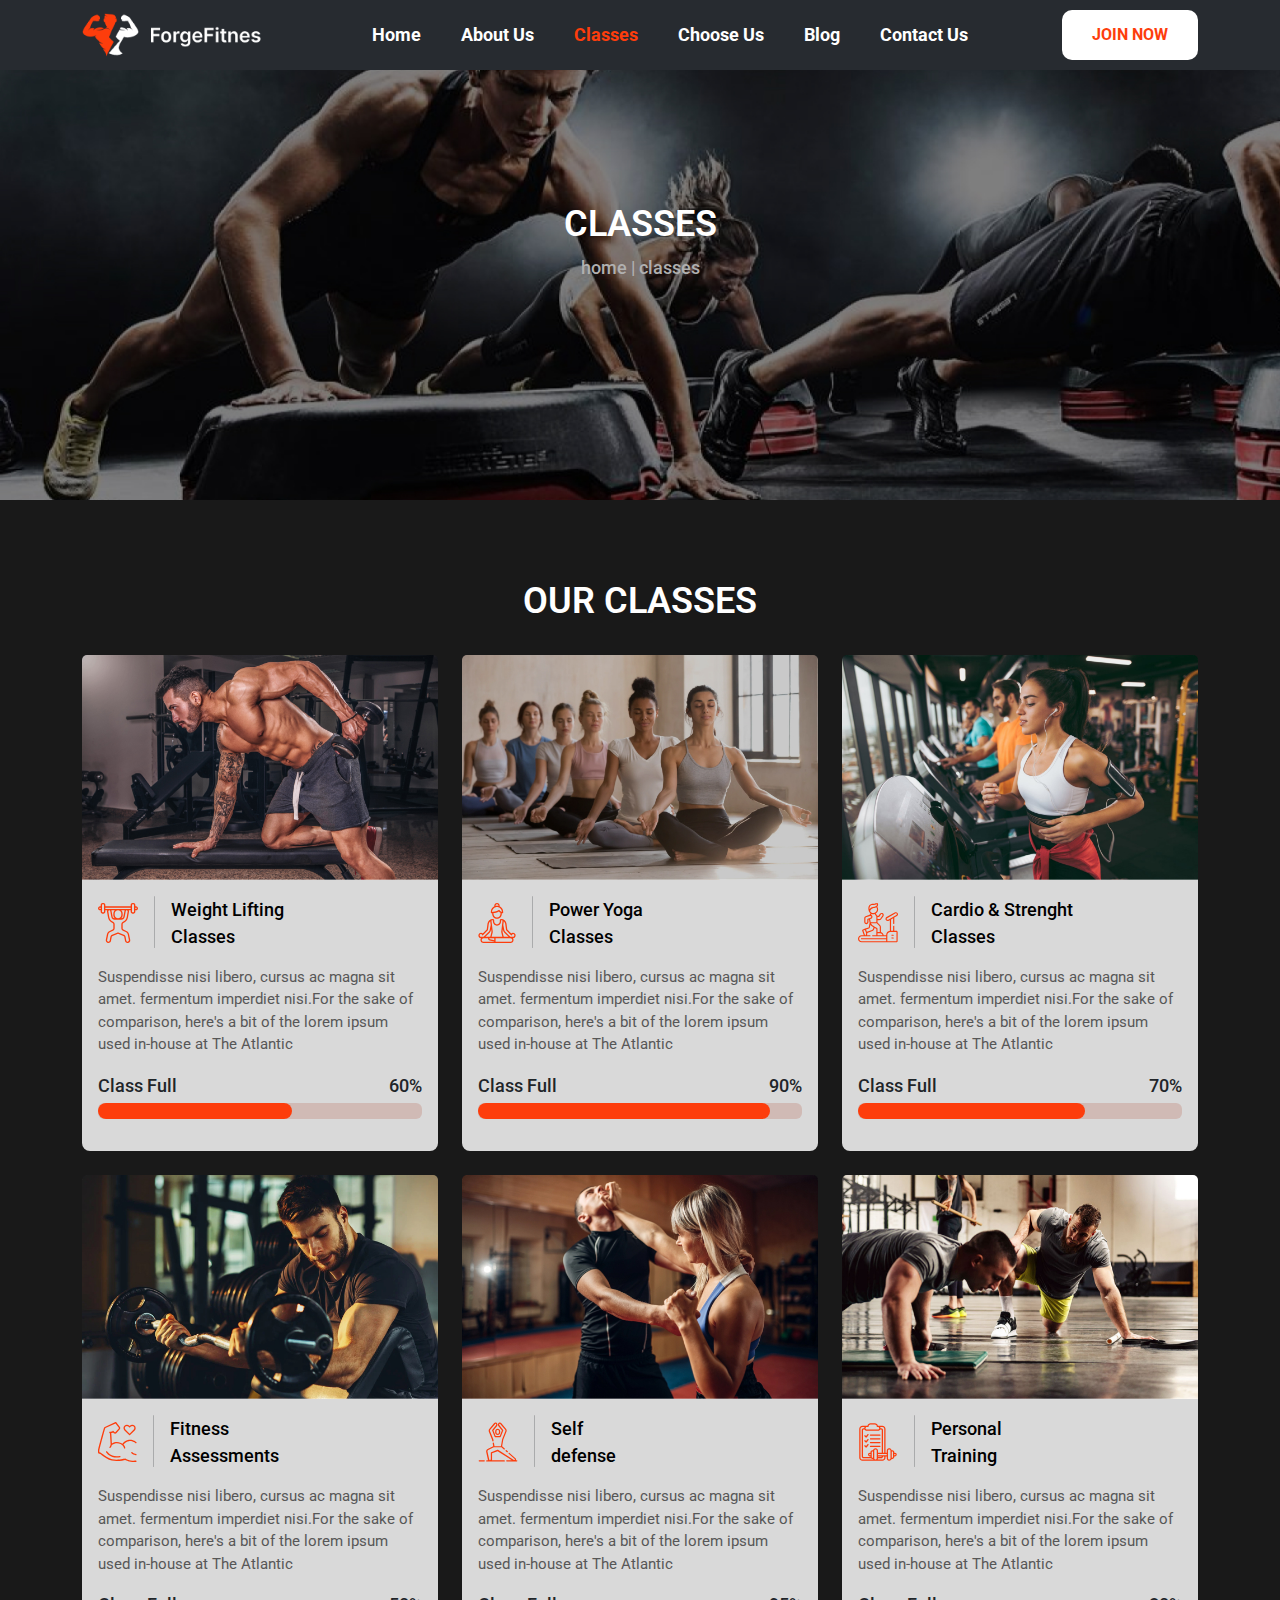
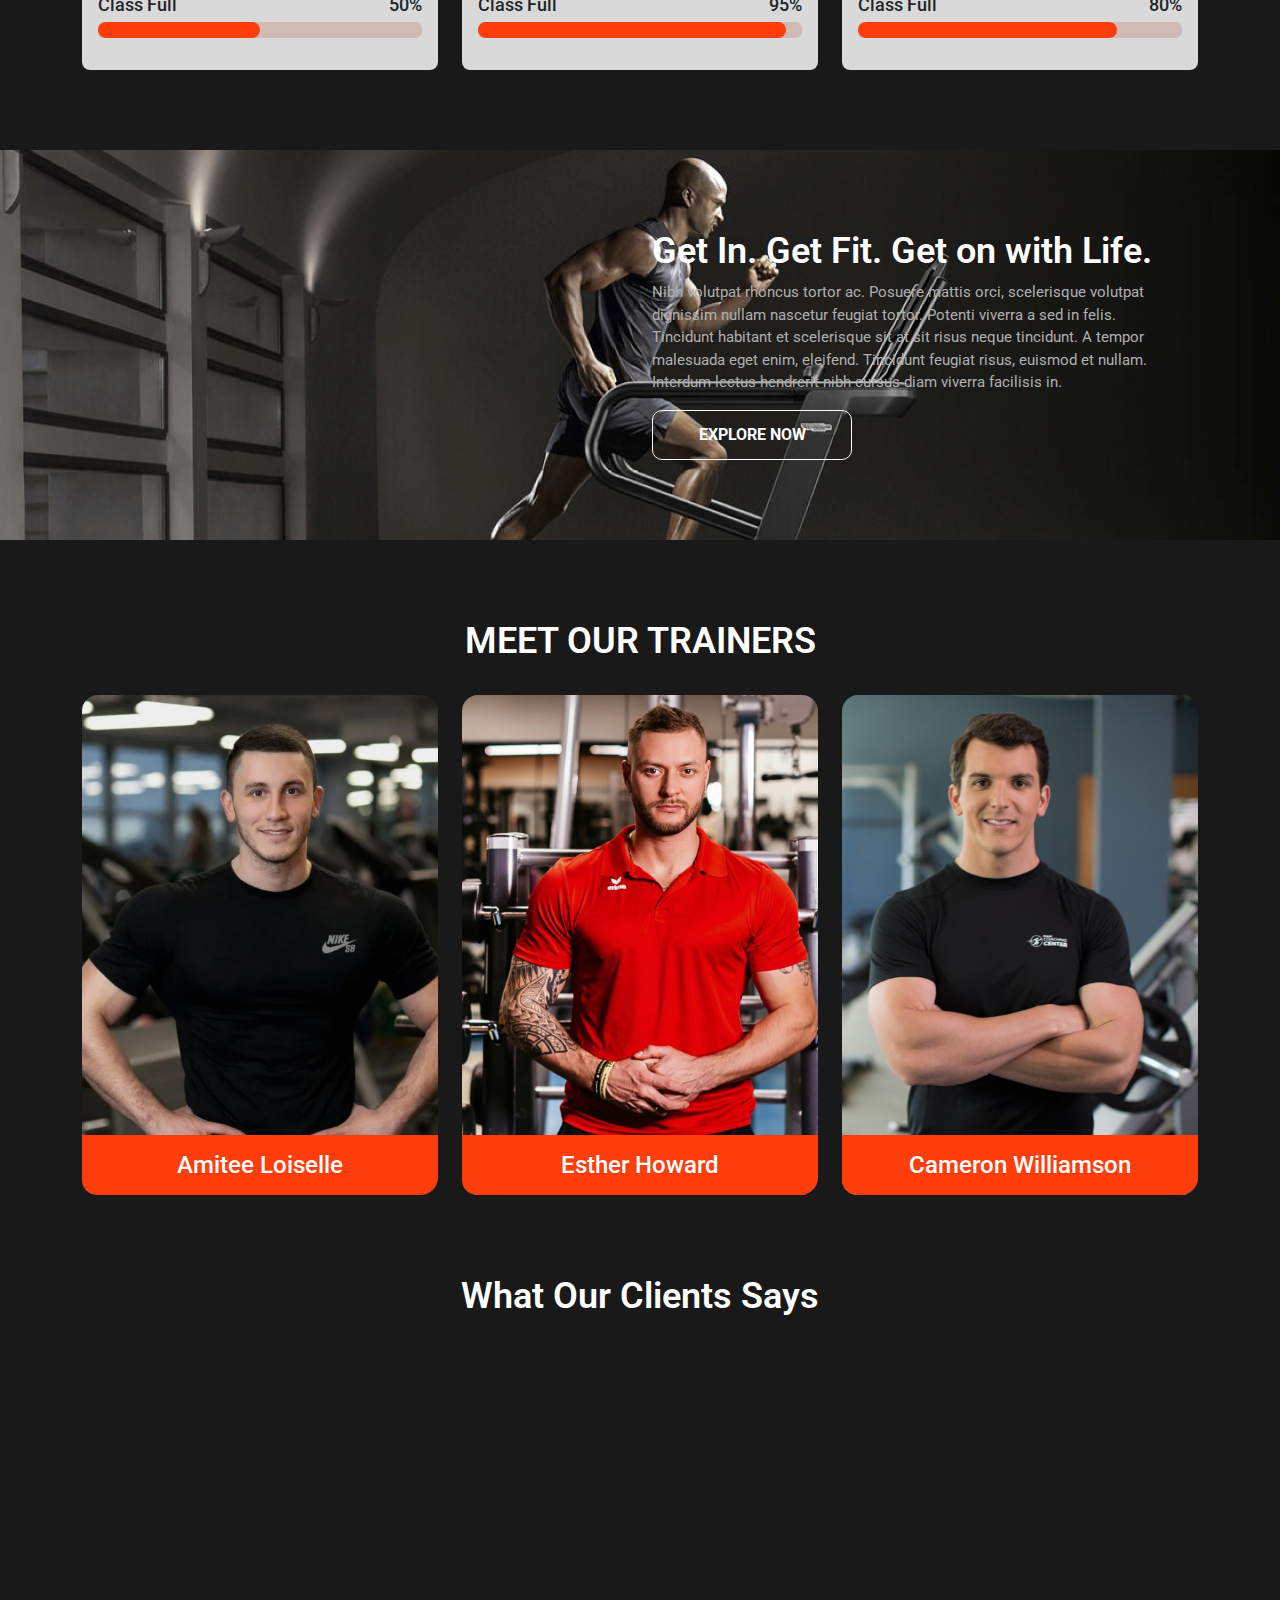
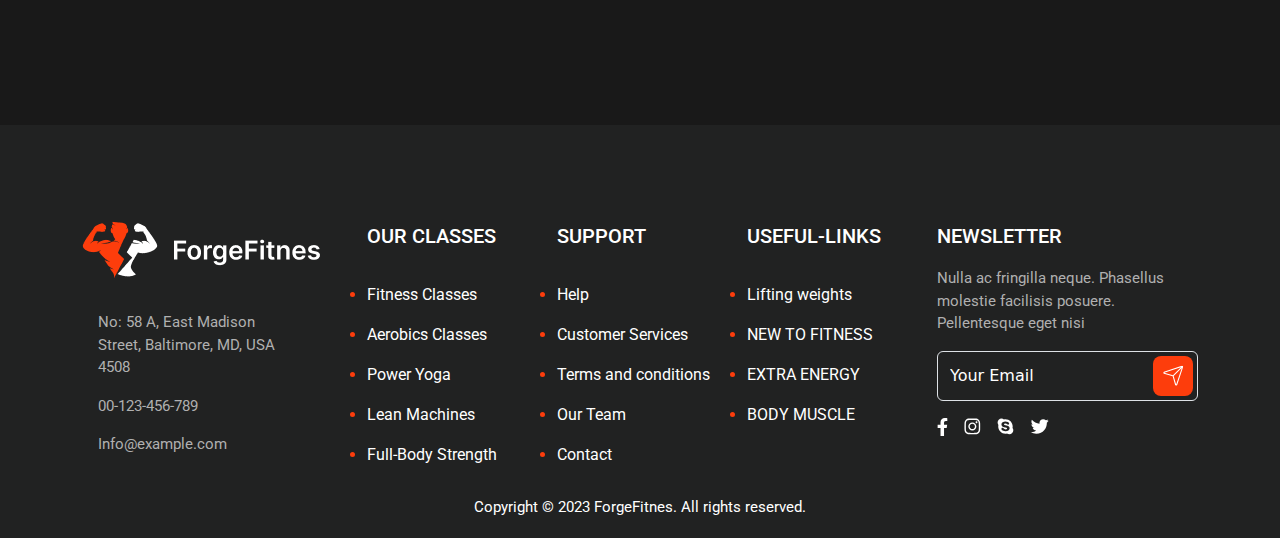
<file: gym website/classes/classes.html>
<!DOCTYPE html>
<html lang="en">
<head>
    <meta charset="UTF-8">
    <meta name="viewport" content="width=device-width, initial-scale=1.0">
    <title>ForgeFitnes</title>
    <!-- fav icon  -->
  <link rel="shortcut icon" href="../home page/img/logo1.png" type="image/x-icon">
    <!-- bootstrap link -->
    <link href="https://cdn.jsdelivr.net/npm/bootstrap@5.3.3/dist/css/bootstrap.min.css" rel="stylesheet" integrity="sha384-QWTKZyjpPEjISv5WaRU9OFeRpok6YctnYmDr5pNlyT2bRjXh0JMhjY6hW+ALEwIH" crossorigin="anonymous">
    <link rel="stylesheet" href="https://cdnjs.cloudflare.com/ajax/libs/font-awesome/6.5.1/css/all.min.css" integrity="sha512-DTOQO9RWCH3ppGqcWaEA1BIZOC6xxalwEsw9c2QQeAIftl+Vegovlnee1c9QX4TctnWMn13TZye+giMm8e2LwA==" crossorigin="anonymous" referrerpolicy="no-referrer" />
    <!-- css  -->
    <link rel="stylesheet" href="../home page/css/style.css">
    <link rel="stylesheet" href="../home page/css/responsive.css">
    <!-- aos anim -->
    <link rel="stylesheet" href="https://unpkg.com/aos@next/dist/aos.css" />
    <!-- font link  -->
    <link href="https://fonts.googleapis.com/css2?family=Roboto:ital,wght@0,100;0,300;0,400;0,500;0,700;0,900;1,100;1,300;1,400;1,500;1,700;1,900&display=swap" rel="stylesheet">  
</head>
<body>
    <header class="header_wrapper fixed-top">
        <nav class="navbar navbar-expand-lg ">
            <div class="container">
              <a class="navbar-brand" href="#">
                <img src="../home page/img/logo.png" alt="" class="img-fluid">
              </a>
              <button class="navbar-toggler" type="button" data-bs-toggle="collapse" data-bs-target="#navbarSupportedContent" aria-controls="navbarSupportedContent" aria-expanded="false" aria-label="Toggle navigation">
                <i class="fa-solid fa-bars"></i>
              </button>
              <div class="collapse navbar-collapse" id="navbarSupportedContent">
                <ul class="navbar-nav ms-auto mb-2 mb-lg-0 text-center">
                  <li class="nav-item">
                    <a class="nav-link  home" aria-current="page" href="../home page/index.html">Home</a>
                  </li>
                  <li class="nav-item">
                    <a class="nav-link " href="../about us/index.html">About Us</a>
                  </li>
                  <li class="nav-item">
                    <a class="nav-link active" href="#">Classes</a>
                  </li>
                  <li class="nav-item">
                    <a class="nav-link" href="../choose us/index.html">Choose Us</a>
                  </li>
                  <li class="nav-item">
                    <a class="nav-link" href="../blog/index.html">Blog</a>
                  </li>
                  <li class="nav-item">
                    <a class="nav-link" href="../contact us/index.html">Contact Us</a>
                  </li>
                </ul>
                <div class="d-flex ms-auto " role="search">
                  <button class="banner-btn" type="submit">Join Now</button>
                </div>
              </div>
            </div>
          </nav>
    </header>
    <section class="abmain_wrapper d-flex justify-content-center align-items-center classmain">
        <div class="container">
                <div class="row">
                        <div class="col-12 ">
                            <h1 class="abmain-title text-center">Classes</h1>
                            <p class="abmain-subtitle text-center">home | classes</p>
                        </div>
                </div>
        </div>
    </section>
    <section id="class" class="clas_wrapper">
        <div class="container">
              <div class="row">
                    <div class="col-12">
                          <h1 class="cl-title text-center mb-2">OUR CLASSES</h1>
                    </div>           
              </div>
              <div class="row justify-content-center">
                      <div class="col-lg-4 col-md-6 col-sm-12 mt-4">
                        <div class="card border border-0 rounded-3">
                          <img src="../home page/img/cl-1.jpg" class="card-img-top img-fluid" alt="...">
                          <div class="card-body">
                              <div class="cl-img-main d-flex  gap-3">
                                  <img src="../home page/svg/cl-img1.svg" alt="" class="img-fluid">
                                  <div class="d-flex" style="height: 52px;">
                                    <div class="vr " ></div>
                                  </div>
                                  <p class="cl-subtitle">Weight Lifting  Classes</p>
                              </div>
                              <p class="cl-text pt-3">Suspendisse nisi libero, cursus ac magna sit amet. fermentum imperdiet nisi.For the sake of comparison, here's a bit of the lorem ipsum used in-house at The Atlantic</p>
                              <div class="cl-text2 d-flex justify-content-between">
                                  <p class="mb-1">Class Full</p>
                                  <p class="mb-1">60%</p>
                              </div>
                              <div class="progress mb-3" role="progressbar" aria-label="Basic example" aria-valuenow="60" aria-valuemin="0" aria-valuemax="100">
                                <div class="progress-bar rounded-pill" style="width: 60%"></div>
                              </div>
                              </div>
                        </div>
                      </div>
                      <div class="col-lg-4 col-md-6 col-sm-12 mt-4">
                        <div class="card border border-0 rounded-3">
                          <img src="../home page/img/cl-2.jpg" class="card-img-top img-fluid" alt="...">
                          <div class="card-body">
                              <div class="cl-img-main d-flex  gap-3">
                                  <img src="../home page/svg/cl-img2.svg" alt="" class="img-fluid">
                                  <div class="d-flex" style="height: 52px;">
                                    <div class="vr " ></div>
                                  </div>
                                  <p class="cl-subtitle">Power Yoga Classes</p>
                              </div>
                              <p class="cl-text pt-3">Suspendisse nisi libero, cursus ac magna sit amet. fermentum imperdiet nisi.For the sake of comparison, here's a bit of the lorem ipsum used in-house at The Atlantic</p>
                              <div class="cl-text2 d-flex justify-content-between">
                                  <p class="mb-1">Class Full</p>
                                  <p class="mb-1">90%</p>
                              </div>
                              <div class="progress mb-3" role="progressbar" aria-label="Basic example" aria-valuenow="90" aria-valuemin="0" aria-valuemax="100">
                                <div class="progress-bar rounded-pill" style="width: 90%"></div>
                              </div>
                              </div>
                        </div>
                      </div>
                      <div class="col-lg-4 col-md-6 col-sm-12 mt-4">
                        <div class="card border border-0 rounded-3">
                          <img src="../home page/img/cl-3.jpg" class="card-img-top img-fluid" alt="...">
                          <div class="card-body">
                              <div class="cl-img-main d-flex  gap-3">
                                  <img src="../home page/svg/cl-img3.svg" alt="" class="img-fluid">
                                  <div class="d-flex" style="height: 52px;">
                                    <div class="vr " ></div>
                                  </div>
                                  <p class="cl-subtitle">Cardio & Strenght Classes</p>
                              </div>
                              <p class="cl-text pt-3">Suspendisse nisi libero, cursus ac magna sit amet. fermentum imperdiet nisi.For the sake of comparison, here's a bit of the lorem ipsum used in-house at The Atlantic</p>
                              <div class="cl-text2 d-flex justify-content-between">
                                  <p class="mb-1">Class Full</p>
                                  <p class="mb-1">70%</p>
                              </div>
                              <div class="progress mb-3" role="progressbar" aria-label="Basic example" aria-valuenow="70" aria-valuemin="0" aria-valuemax="100">
                                <div class="progress-bar rounded-pill" style="width: 70%"></div>
                              </div>
                              </div>
                        </div>
                      </div>
                      <div class="col-lg-4 col-md-6 col-sm-12 mt-4">
                        <div class="card border border-0 rounded-3">
                          <img src="../home page/img/cl-4.jpg" class="card-img-top img-fluid" alt="...">
                          <div class="card-body">
                              <div class="cl-img-main d-flex  gap-3">
                                  <img src="../home page/svg/cl-img4.svg" alt="" class="img-fluid">
                                  <div class="d-flex" style="height: 52px;">
                                    <div class="vr"></div>
                                  </div>
                                  <p class="cl-subtitle">Fitness Assessments</p>
                              </div>
                              <p class="cl-text pt-3">Suspendisse nisi libero, cursus ac magna sit amet. fermentum imperdiet nisi.For the sake of comparison, here's a bit of the lorem ipsum used in-house at The Atlantic</p>
                              <div class="cl-text2 d-flex justify-content-between">
                                  <p class="mb-1">Class Full</p>
                                  <p class="mb-1">50%</p>
                              </div>
                              <div class="progress mb-3" role="progressbar" aria-label="Basic example" aria-valuenow="50" aria-valuemin="0" aria-valuemax="100">
                                <div class="progress-bar rounded-pill" style="width: 50%"></div>
                              </div>
                              </div>
                        </div>
                      </div>
                      <div class="col-lg-4 col-md-6 col-sm-12 mt-4">
                        <div class="card border border-0 rounded-3">
                          <img src="../home page/img/cl-5.jpg" class="card-img-top img-fluid" alt="...">
                          <div class="card-body">
                              <div class="cl-img-main d-flex  gap-3">
                                  <img src="../home page/svg/cl-img5.svg" alt="" class="img-fluid">
                                  <div class="d-flex" style="height: 52px;">
                                    <div class="vr "></div>
                                  </div>
                                  <p class="cl-subtitle">Self <br> defense</p>
                              </div>
                              <p class="cl-text pt-3">Suspendisse nisi libero, cursus ac magna sit amet. fermentum imperdiet nisi.For the sake of comparison, here's a bit of the lorem ipsum used in-house at The Atlantic</p>
                              <div class="cl-text2 d-flex justify-content-between">
                                  <p class="mb-1">Class Full</p>
                                  <p class="mb-1">95%</p>
                              </div>
                              <div class="progress mb-3" role="progressbar" aria-label="Basic example" aria-valuenow="95" aria-valuemin="0" aria-valuemax="100">
                                <div class="progress-bar rounded-pill" style="width: 95%"></div>
                              </div>
                              </div>
                        </div>
                      </div>
                      <div class="col-lg-4 col-md-6 col-sm-12 mt-4">
                        <div class="card border border-0 rounded-3">
                          <img src="../home page/img/cl-6.jpg" class="card-img-top img-fluid" alt="...">
                          <div class="card-body">
                              <div class="cl-img-main d-flex  gap-3">
                                  <img src="../home page/svg/cl-img6.svg" alt="" class="img-fluid">
                                  <div class="d-flex" style="height: 52px;">
                                    <div class="vr "></div>
                                  </div>
                                  <p class="cl-subtitle">Personal <br> Training</p>
                              </div>
                              <p class="cl-text pt-3">Suspendisse nisi libero, cursus ac magna sit amet. fermentum imperdiet nisi.For the sake of comparison, here's a bit of the lorem ipsum used in-house at The Atlantic</p>
                              <div class="cl-text2 d-flex justify-content-between">
                                  <p class="mb-1">Class Full</p>
                                  <p class="mb-1">80%</p>
                              </div>
                              <div class="progress mb-3" role="progressbar" aria-label="Basic example" aria-valuenow="80" aria-valuemin="0" aria-valuemax="100">
                                <div class="progress-bar rounded-pill" style="width: 80%"></div>
                              </div>
                              </div>
                        </div>
                      </div>
              </div>
        </div>
      </section>
    <section class="cms-c_wrapper">
            <div class="container">
                    <div class="row">
                            <div class=" col-xl-6 col-lg-12 col-md-12">
                                
                            </div>
                            <div class=" col-xl-6 col-lg-12  col-md-12">
                                <h1 class="cmsc-title text-cenetr text-md-left">Get In. Get Fit. Get on with Life.</h1>
                                <p class="cmsc-text text-cenetr text-md-left">Nibh volutpat rhoncus tortor ac. Posuere mattis orci, scelerisque volutpat dignissim nullam nascetur feugiat tortor. Potenti viverra a sed in felis. Tincidunt habitant et scelerisque sit at sit risus neque tincidunt. A tempor malesuada eget enim, eleifend. Tincidunt feugiat risus, euismod et nullam. Interdum lectus hendrerit nibh cursus diam viverra facilisis in.</p>
                                <button class="cmsc-btn text-cenetr text-md-left">Explore Now</button>
                            </div>
                    </div>
            </div>
    </section>
      <div class="our_wrapper">
        <div class="container">
              <div class="row">
                  <div class="col-12">
                    <h1 class=" out-tittle text-center">Meet our Trainers</h1>
                  </div>
              </div>
              <div class="row justify-content-center">
                  <div class="col-lg-4 col-md-6 col-sm-12">
                        <div class="our-img1 mt-4 rounded-4 d-flex align-items-end ">
                            <div class="our-box d-flex justify-content-center align-items-center  ">
                                <p class="our-text">Amitee Loiselle</p>
                            </div>
                        </div>
                  </div>
                  <div class="col-lg-4 col-md-6 col-sm-12">
                        <div class="our-img1 our-img2 mt-4 rounded-4 d-flex align-items-end ">
                            <div class="our-box d-flex justify-content-center align-items-center  ">
                                <p class="our-text">Esther Howard</p>
                            </div>
                        </div>
                  </div>
                  <div class="col-lg-4 col-md-6 col-sm-12">
                        <div class="our-img1 our-img3 mt-4 rounded-4 d-flex align-items-end ">
                            <div class="our-box d-flex justify-content-center align-items-center  ">
                                <p class="our-text">Cameron Williamson</p>
                            </div>
                        </div>
                  </div>
              </div>
        </div>
    </div>
    <section class="testimonial_wrapper">
        <div class="container">
          <div class="row">
                <div class="col-12">
                    <h1 class="text-center te-title">What Our Clients Says</h1>
                </div>
          </div>
          <div class="row justify-content-center">
                <div class="col-lg-4 col-md-6 col-sm-12 mt-4" data-aos="fade-right">
                  <div class="card">
                    <div class="card-body">
                          <div class="testi-img-main d-flex gap-2 align-items-center">
                                <div class="t-img">
                                  <img src="../home page/img/t-2.png" alt="" class="img-fluid t-img t-img0" width="64px">
                                </div>
                                <div class="img-text">
                                  <p class="t-text1 m-0">Hardik khandla</p>
                                  <p class="t-text2 m-0">Dur Client</p>
                                </div>
                          </div>
                          <p class="t-text3">GymBase is not just a gym, we have an indoor swimming pool, sauna zone, two indoor team courts. Check what else we offer for our members. GymBase is not just a gym, we have an indoor swimming pool, sauna zone, two indoor team courts.</p>
                          <div class="t-star">
                              <img src="../home page/svg/star.svg" alt="">
                              <img src="../home page/svg/star.svg" alt="">
                              <img src="../home page/svg/star.svg" alt="">
                              <img src="../home page/svg/star.svg" alt="">
                              <img src="../home page/svg/star.svg" alt="">
                          </div>
                    </div>
                  </div>
                </div>
                <div class="col-lg-4 col-md-6 col-sm-12 mt-4" data-aos="fade-right">
                  <div class="card">
                    <div class="card-body">
                          <div class="testi-img-main d-flex gap-2 align-items-center">
                                <div class="t-img">
                                  <img src="../home page/img/t-1.png" alt="" class="img-fluid t-img t-img0" width="64px">
                                </div>
                                <div class="img-text">
                                  <p class="t-text1 m-0">Darshan Bharvad</p>
                                  <p class="t-text2 m-0">Dur Client</p>
                                </div>
                          </div>
                          <p class="t-text3">GymBase is not just a gym, we have an indoor swimming pool, sauna zone, two indoor team courts. Check what else we offer for our members. GymBase is not just a gym, we have an indoor swimming pool, sauna zone, two indoor team courts.</p>
                          <div class="t-star">
                              <img src="../home page/svg/star.svg" alt="">
                              <img src="../home page/svg/star.svg" alt="">
                              <img src="../home page/svg/star.svg" alt="">
                              <img src="../home page/svg/star.svg" alt="">
                              <img src="../home page/svg/strar2.svg" alt="">
                          </div>
                    </div>
                  </div>
                </div>
                <div class="col-lg-4 col-md-6 col-sm-12 mt-4" data-aos="fade-right">
                  <div class="card">
                    <div class="card-body">
                          <div class="testi-img-main d-flex gap-2 align-items-center">
                                <div class="t-img">
                                  <img src="../home page/img/t-3.png" alt="" class="img-fluid t-img t-img0" width="64px">
                                </div>
                                <div class="img-text">
                                  <p class="t-text1 m-0">Harsh Bhuva</p>
                                  <p class="t-text2 m-0">Dur Client</p>
                                </div>
                          </div>
                          <p class="t-text3">GymBase is not just a gym, we have an indoor swimming pool, sauna zone, two indoor team courts. Check what else we offer for our members. GymBase is not just a gym, we have an indoor swimming pool, sauna zone, two indoor team courts.</p>
                          <div class="t-star">
                              <img src="../home page/svg/star.svg" alt="">
                              <img src="../home page/svg/star.svg" alt="">
                              <img src="../home page/svg/star.svg" alt="">
                              <img src="../home page/svg/star.svg" alt="">
                              <img src="../home page/svg/star.svg" alt="">
                          </div>
                    </div>
                  </div>
                </div>
          </div>
        </div>
    </section>
      <footer id="footer" class="footer_wrapper">
        <div class="container">
              <div class="row justify-content-center">
                    <div class="col-xl-3   col-md-4 col-sm-12 pt-3 ">
                          <img src="../home page/img/logo.png" alt="" class="img-fluid">
                          <div class="f-map d-flex  gap-3 pt-3 mt-3 text-cenetr text-md-left">
                            <i class="fa-solid fa-location-dot pt-1 map"></i>
                            <p class="f-text1">No: 58 A, East Madison
                              Street, Baltimore, MD,
                              USA 4508</p>
                          </div>
                          <div class="f-map d-flex  gap-3 ">
                            <i class="fa-solid fa-phone pt-1 map"></i>
                            <p class="f-text1">00-123-456-789</p>
                          </div>
                          <div class="f-map d-flex  gap-3 ">
                            <i class="fa-solid fa-envelope pt-1 map"></i>
                            <p class="f-text1">Info@example.com</p>
                          </div>
                    </div>
                    <div class="col-xl-2   col-md-4 col-sm-12 pt-3">
                        <p class="f-text-title">OUR CLASSES</p>
                        <li class="f-text2">Fitness Classes</li>
                        <li class="f-text2">Aerobics Classes</li>
                        <li class="f-text2">Power Yoga</li>
                        <li class="f-text2">Lean Machines</li>
                        <li class="f-text2">Full-Body Strength</li>
                    </div>
                    <div class="col-xl-2   col-md-4 col-sm-12 pt-3">
                        <p class="f-text-title">SUPPORT</p>
                        <li class="f-text2">Help</li>
                        <li class="f-text2">Customer Services</li>
                        <li class="f-text2">Terms and conditions</li>
                        <li class="f-text2">Our Team</li>
                        <li class="f-text2 ">Contact</li>
                    </div>
                    <div class="col-xl-2  col-md-6 col-sm-12 pt-3">
                        <p class="f-text-title">USEFUL-LINKS</p>
                        <li class="f-text2">Lifting weights</li>
                        <li class="f-text2">NEW TO FITNESS</li>
                        <li class="f-text2">EXTRA ENERGY</li>
                        <li class="f-text2">BODY MUSCLE</li>
                    </div>
                    <div class="col-xl-3 col-md-6 col-sm-12 pt-3">
                        <p class="f-text-title">NEWSLETTER</p>
                        <p class="f-text3">Nulla ac fringilla neque. Phasellus molestie facilisis posuere. Pellentesque eget nisi</p>
                        <div class="main-input position-relative">
                            <input type="email" class="form-control " id="exampleFormControlInput1" placeholder="Your Email">
                            <div class="f-box d-flex justify-content-center align-items-center rounded-3 position-absolute end-0">
                                <img src="../home page/svg/f-iocn.svg" alt="" class="img-fluid">
                            </div>
                        </div>
                        <div class="f-icon my-3 d-flex gap-3">
                            <img src="../home page/svg/fac.svg" alt="" class="img-fluid">
                            <img src="../home page/svg/insta.svg" alt="" class="img-fluid">
                            <img src="../home page/svg/s.svg" alt="" class="img-fluid">
                            <img src="../home page/svg/t.svg" alt="" class="img-fluid">
                        </div>
                    </div>
              </div>
        </div>
        <section class="f-link">
            <div class="container">
                  <div class="row">
                        <div class="col-12">
                            <p class="f-text-link text-center pt-4 pb-1">Copyright &copy; 2023 ForgeFitnes. All rights reserved.</p>
                        </div>
                  </div>
            </div>
        </section>
    </footer>
    <a id="button" class="d-flex justify-content-center align-items-center">
        <i class="fa-solid fa-arrow-up fa-fade"></i>
    </a>
</body>
</html>
<!-- bootstrap js -->
<script src="https://cdn.jsdelivr.net/npm/bootstrap@5.3.3/dist/js/bootstrap.bundle.min.js" integrity="sha384-YvpcrYf0tY3lHB60NNkmXc5s9fDVZLESaAA55NDzOxhy9GkcIdslK1eN7N6jIeHz" crossorigin="anonymous"></script>
<!-- back to top js -->
<script src="https://cdnjs.cloudflare.com/ajax/libs/jquery/3.1.1/jquery.min.js"></script>
<!-- aos js -->
<script src="https://unpkg.com/aos@next/dist/aos.js"></script>
<script>
  AOS.init();
</script>
<!-- coustem js -->
<script src="../home page/js/ndex.js"></script>

 <!-- owl js -->
 <script src="https://cdnjs.cloudflare.com/ajax/libs/OwlCarousel2/2.3.4/owl.carousel.min.js" integrity="sha512-bPs7Ae6pVvhOSiIcyUClR7/q2OAsRiovw4vAkX+zJbw3ShAeeqezq50RIIcIURq7Oa20rW2n2q+fyXBNcU9lrw==" crossorigin="anonymous" referrerpolicy="no-referrer"></script>
</file>
<file: gym website/home page/css/style.css>
* {
  margin: 0;
  padding: 0;
  box-sizing: border-box;
}

body {
  background-color: #191919;
}

.header_wrapper {
  background-color: #272B30;
}
.header_wrapper .navbar-brand img {
  width: 180px;
}
.header_wrapper .nav-item .nav-link.active {
  color: #FD3D0C;
}
.header_wrapper .nav-item .nav-link {
  color: #fff;
  font-family: "Roboto", sans-serif;
  font-weight: 700;
  padding: 0 20px;
  font-size: 18px;
}
.header_wrapper .navbar-toggler {
  border: none;
  color: #fff;
  height: 40px;
  width: 40px;
  box-shadow: rgba(0, 0, 0, 0.16) 0px 1px 4px;
}
.header_wrapper .banner-btn {
  background-color: #fff;
  width: 136px;
  height: 50px;
  border: none;
  border-radius: 10px;
  color: #FD3D0C;
  text-transform: uppercase;
  font-weight: 700;
  font-family: "Roboto", sans-serif;
}

.banner_wrapper {
  padding: 50px 0 0 0;
}

.banner_wrapper {
  background-image: url(../img/banner.png);
  background-size: cover;
  height: 100%;
  padding-top: 15%;
}
.banner_wrapper .ban-title {
  font-size: 65px;
  color: #fff;
  font-family: "Roboto", sans-serif;
  padding-top: 15%;
}
.banner_wrapper .ban-text {
  font-size: 15px;
  font-family: "Roboto", sans-serif;
  color: #b0b0b0;
  width: 600px;
}
.banner_wrapper .baner-btn1 {
  background-color: #FD3D0C;
  width: 155px;
  height: 50px;
  border: none;
  border-radius: 10px;
  color: #fff;
  text-transform: uppercase;
  font-weight: 700;
  font-family: "Roboto", sans-serif;
}
.banner_wrapper .baner-btn1:hover {
  background-color: #fff;
  color: #FD3D0C;
  transition-duration: 0.5s;
}

.about_wrapper {
  padding-top: 80px;
}
.about_wrapper .ab-title {
  font-size: 36px;
  font-family: "Roboto", sans-serif;
  font-weight: 600;
  color: #fff;
}
.about_wrapper .ab-subtitle {
  font-size: 24px;
  font-family: "Roboto", sans-serif;
  font-weight: 500;
  color: #fff;
  width: 560px;
}
.about_wrapper .ab-text {
  font-size: 15px;
  font-family: "Roboto", sans-serif;
  color: #b0b0b0;
  width: 550px;
}
.about_wrapper .about-btn {
  background-color: #FD3D0C;
  width: 155px;
  height: 50px;
  border: none;
  border-radius: 10px;
  color: #fff;
  text-transform: uppercase;
  font-weight: 700;
  font-family: "Roboto", sans-serif;
}
.about_wrapper .about-btn:hover {
  background-color: #fff;
  color: #FD3D0C;
  transition-duration: 0.5s;
}

.clas_wrapper {
  padding-top: 80px;
}
.clas_wrapper .cl-title {
  font-size: 36px;
  font-family: "Roboto", sans-serif;
  font-weight: 600;
  color: #fff;
}
.clas_wrapper .card {
  background-color: #D9D9D9;
}
.clas_wrapper .card .cl-subtitle {
  font-size: 18px;
  font-family: "Roboto", sans-serif;
  font-weight: 500;
  color: #000;
  width: 150px;
  margin: 0px !important;
}
.clas_wrapper .card .cl-text {
  font-size: 15px;
  font-family: "Roboto", sans-serif;
  color: #b0b0b0;
  font-weight: 400;
  color: #575757;
}
.clas_wrapper .card .vr {
  border-radius: 15px;
}
.clas_wrapper .card .cl-text2 p {
  font-size: 18px;
  font-family: "Roboto", sans-serif;
  font-weight: 500;
}
.clas_wrapper .card .progress {
  background-color: #D0BAB5;
}
.clas_wrapper .card .progress .progress-bar {
  background-color: #FD3D0C;
}

.choose_wrapper {
  padding-top: 80px;
}
.choose_wrapper .ch-title {
  font-size: 36px;
  font-family: "Roboto", sans-serif;
  font-weight: 600;
  color: #fff;
  text-transform: uppercase;
}
.choose_wrapper .cricle {
  height: 30px;
  width: 30px;
  background-color: #FD3D0C;
  color: #fff;
  font-size: 20px;
  font-family: "Roboto", sans-serif;
}
.choose_wrapper .ch-title01 {
  font-size: 24px;
  font-family: "Roboto", sans-serif;
  font-weight: 500;
  color: #fff;
}
.choose_wrapper .cho-text {
  font-size: 15px;
  font-family: "Roboto", sans-serif;
  color: #b0b0b0;
  width: 280px;
}

.cms_banner {
  margin-top: 80px;
  padding: 80px 0;
  background-image: url(../img/cms.jpg);
  background-size: cover;
  background-repeat: no-repeat;
}
.cms_banner .cms-title {
  font-size: 36px;
  font-family: "Roboto", sans-serif;
  font-weight: 600;
  color: #fff;
  text-transform: uppercase;
}
.cms_banner .cms-text {
  font-size: 24px;
  font-family: "Roboto", sans-serif;
  font-weight: 500;
  color: #fff;
  font-weight: 400;
  margin-bottom: 0px !important;
}
.cms_banner .cms-text .cms-text2 {
  color: #FD3D0C;
}
.cms_banner .cms-btn {
  background-color: #fff;
  width: 136px;
  height: 50px;
  border: none;
  border-radius: 10px;
  color: #FD3D0C;
  text-transform: uppercase;
  font-weight: 700;
  font-family: "Roboto", sans-serif;
  background-color: transparent;
  border: 1px solid #fff;
  color: #fff;
  width: 200px;
}

.our_wrapper {
  padding-top: 80px;
}
.our_wrapper .out-tittle {
  font-size: 36px;
  font-family: "Roboto", sans-serif;
  font-weight: 600;
  color: #fff;
  text-transform: uppercase;
}
.our_wrapper .our-img1 {
  background-image: url(../img/our-1.jpg);
  background-size: cover;
  height: 500px;
  background-position: center;
}
.our_wrapper .our-img1 .our-box {
  height: 60px;
  background-color: #FD3D0C;
  width: 100%;
  border-radius: 0 0 18px 15px;
}
.our_wrapper .our-img1 .our-box .our-text {
  font-size: 24px;
  font-family: "Roboto", sans-serif;
  font-weight: 500;
  color: #fff;
  margin: 0px !important;
}
.our_wrapper .our-img2 {
  background-image: url(../img/our-2.jpg);
}
.our_wrapper .our-img3 {
  background-image: url(../img/our-3.jpg);
}

.counter_wrapper {
  margin-top: 80px;
  padding: 50px 0;
  background-color: #373737;
}
.counter_wrapper .counter {
  color: white;
  font-size: 36px;
  font-family: "Roboto", sans-serif;
  font-weight: 600;
  color: #fff;
  margin: 0px !important;
  padding-top: 12px;
}
.counter_wrapper .co-plus {
  font-size: 36px;
  font-family: "Roboto", sans-serif;
  font-weight: 600;
  color: #fff;
  padding-top: 12px;
}
.counter_wrapper .vr {
  color: #fff;
}
.counter_wrapper .co-text {
  font-size: 15px;
  font-family: "Roboto", sans-serif;
  color: #b0b0b0;
  font-weight: 600;
  color: #fff;
}

.blog_wrapper {
  padding-top: 80px;
}
.blog_wrapper .blog-title1 {
  font-size: 36px;
  font-family: "Roboto", sans-serif;
  font-weight: 600;
  color: #fff;
}
.blog_wrapper .card {
  background-color: #D9D9D9;
}
.blog_wrapper .card .bl-text1 {
  font-size: 15px;
  font-family: "Roboto", sans-serif;
  color: #b0b0b0;
  color: #575757;
  margin: 0px !important;
}
.blog_wrapper .card .blog-title {
  font-size: 18px;
  font-family: "Roboto", sans-serif;
  font-weight: 500;
  margin: 0px !important;
}
.blog_wrapper .card .b-text2 {
  font-size: 15px;
  font-family: "Roboto", sans-serif;
  color: #b0b0b0;
  color: #575757;
}

.cms2_wrapper {
  background-image: url(../img/cms\ Big.jpg);
  background-size: cover;
  background-position: center;
  margin-top: 80px;
  padding: 100px 0;
  height: 100%;
}
.cms2_wrapper .cms2-title {
  font-size: 36px;
  font-family: "Roboto", sans-serif;
  font-weight: 600;
  color: #fff;
}
.cms2_wrapper .cms2-text1 {
  font-size: 15px;
  font-family: "Roboto", sans-serif;
  color: #b0b0b0;
  width: 600px;
}
.cms2_wrapper input:focus {
  box-shadow: none !important;
}
.cms2_wrapper .cms-btn {
  width: 130px;
  height: 40px;
  background-color: transparent;
  color: #b0b0b0;
  font-size: 16px;
  outline: none;
  border: 1px solid #b0b0b0;
}
.cms2_wrapper .cms-btn1 {
  background-color: #FD3D0C;
  width: 155px;
  height: 50px;
  border: none;
  border-radius: 10px;
  color: #fff;
  text-transform: uppercase;
  font-weight: 700;
  font-family: "Roboto", sans-serif;
}
.cms2_wrapper .cms-btn1:hover {
  background-color: #fff;
  color: #FD3D0C;
  transition-duration: 0.5s;
}
.cms2_wrapper .cm-text {
  font-family: "Roboto", sans-serif;
  color: #fff;
}
.cms2_wrapper table {
  border-spacing: 30px !important;
}
.cms2_wrapper .bmi-table {
  border-collapse: collapse;
  width: 100%;
  border-radius: 10px;
  overflow: hidden;
  border-collapse: collapse;
}
.cms2_wrapper .bmi-table th, .cms2_wrapper .bmi-table td {
  border: 1px solid black;
  padding: 8px;
  text-align: left;
  background-color: #FD3D0C;
  color: #fff;
  font-size: 18px;
  font-weight: 700;
  margin-bottom: 10px !important;
}
.cms2_wrapper th, .cms2_wrapper td {
  border: 1px solid black;
}
.cms2_wrapper table {
  border-spacing: 30px;
}
.cms2_wrapper .bmi-table tbody tr:last-child td {
  border-bottom: none;
}
.cms2_wrapper .bmi-table tbody tr {
  margin-bottom: 10px !important;
}

.price_wrapper {
  padding-top: 80px;
}
.price_wrapper .price-title {
  font-size: 36px;
  font-family: "Roboto", sans-serif;
  font-weight: 600;
  color: #fff;
}
.price_wrapper .price-box1 {
  background-color: #373737;
}
.price_wrapper .price-box1 .pr-text1 {
  font-size: 18px;
  font-family: "Roboto", sans-serif;
  font-weight: 500;
  font-size: 24px;
  color: #b0b0b0;
}
.price_wrapper .price-box1 .pric-titlt2 {
  font-size: 36px;
  font-family: "Roboto", sans-serif;
  font-weight: 600;
  color: #fff;
  font-weight: 400;
}
.price_wrapper .price-box1 .pr-text2 {
  font-size: 18px;
  font-family: "Roboto", sans-serif;
  font-weight: 500;
  color: #fff;
}
.price_wrapper .price-box1 .pr-btn1 {
  background-color: #fff;
  width: 136px;
  height: 50px;
  border: none;
  border-radius: 10px;
  color: #FD3D0C;
  text-transform: uppercase;
  font-weight: 700;
  font-family: "Roboto", sans-serif;
  background-color: transparent;
  border: 1px solid #fff;
  color: #fff;
  width: 200px;
}
.price_wrapper .price-box2 {
  background-color: #fff;
}
.price_wrapper .price-box2 .text-center {
  font-size: 24px;
  font-family: "Roboto", sans-serif;
  font-weight: 500;
  color: #fff;
  color: #575757;
}
.price_wrapper .price-box2 .pric-titlt2 {
  font-size: 36px;
  font-family: "Roboto", sans-serif;
  font-weight: 600;
  color: #fff;
  font-weight: 400;
  color: #373737;
}
.price_wrapper .price-box2 .pr-text2 {
  font-size: 18px;
  font-family: "Roboto", sans-serif;
  font-weight: 500;
}
.price_wrapper .price-box2 .pr-btn1 {
  background-color: #FD3D0C;
  width: 155px;
  height: 50px;
  border: none;
  border-radius: 10px;
  color: #fff;
  text-transform: uppercase;
  font-weight: 700;
  font-family: "Roboto", sans-serif;
}
.price_wrapper .price-box2 .pr-btn1:hover {
  background-color: #fff;
  color: #FD3D0C;
  transition-duration: 0.5s;
}
.price_wrapper .price-box2 .pr-btn1:hover {
  border: 1px solid #FD3D0C;
}

.testimonial_wrapper {
  padding-top: 80px;
}
.testimonial_wrapper .te-title {
  font-size: 36px;
  font-family: "Roboto", sans-serif;
  font-weight: 600;
  color: #fff;
}
.testimonial_wrapper .t-img {
  background-clip: content-box;
  border: 1px solid #FD3D0C;
  margin: 5px;
  border-radius: 50%;
}
.testimonial_wrapper .t-img .t-img0 {
  border: 0px;
}
.testimonial_wrapper .t-text1 {
  font-size: 18px;
  font-family: "Roboto", sans-serif;
  font-weight: 500;
}
.testimonial_wrapper .t-text2 {
  font-size: 15px;
  font-family: "Roboto", sans-serif;
  color: #b0b0b0;
  color: #575757;
  font-size: 12px;
}
.testimonial_wrapper .t-text3 {
  font-size: 15px;
  font-family: "Roboto", sans-serif;
  color: #b0b0b0;
  color: #575757;
}

.footer_wrapper {
  margin-top: 80px;
  padding-top: 80px;
  background-color: #212222;
}
.footer_wrapper .f-map .map {
  color: #fff;
  font-size: 16px;
}
.footer_wrapper .f-map .f-text1 {
  font-size: 15px;
  font-family: "Roboto", sans-serif;
  color: #b0b0b0;
  width: 200px;
}
.footer_wrapper .f-text-title {
  font-size: 18px;
  font-family: "Roboto", sans-serif;
  font-weight: 500;
  font-size: 20px;
  color: #fff;
}
.footer_wrapper li::marker {
  color: #FD3D0C;
}
.footer_wrapper .f-text2 {
  color: #fff;
  padding-top: 16px;
  font-family: "Roboto", sans-serif;
}
.footer_wrapper .f-text3 {
  font-size: 15px;
  font-family: "Roboto", sans-serif;
  color: #b0b0b0;
}
.footer_wrapper input {
  background-color: transparent;
  height: 50px;
}
.footer_wrapper input:focus {
  background-color: transparent;
  outline: none !important;
  border: 1px solid #fff;
  box-shadow: none !important;
  color: #fff;
  font-family: "Roboto", sans-serif;
}
.footer_wrapper input::-moz-placeholder {
  color: #fff;
}
.footer_wrapper input::placeholder {
  color: #fff;
}
.footer_wrapper .f-box {
  height: 40px;
  width: 40px;
  background-color: #FD3D0C;
  top: 5px;
  margin-right: 5px;
}
.footer_wrapper .f-text-link {
  font-size: 15px;
  font-family: "Roboto", sans-serif;
  color: #b0b0b0;
  color: #fff;
}

#button {
  display: inline-block;
  background-color: #FD3D0C;
  width: 50px;
  height: 50px;
  text-align: center;
  border-radius: 4px;
  position: fixed;
  bottom: 30px;
  right: 20px;
  transition: background-color 0.3s, opacity 0.5s, visibility 0.5s;
  opacity: 0;
  visibility: hidden;
  z-index: 1000;
  text-decoration: none !important;
}
#button i {
  color: white;
  font-size: 20px;
}

#button.show {
  opacity: 1;
  visibility: visible;
}

::-webkit-scrollbar {
  width: 10px;
}

::-webkit-scrollbar-track {
  background: #191919;
}

::-webkit-scrollbar-thumb {
  background: #FD3D0C;
  border-radius: 20px;
}

::-webkit-scrollbar-thumb:hover {
  background: #fff;
}

.abmain_wrapper {
  background-image: url(../img/about-bg.jpg);
  background-size: cover;
  height: 500px;
}
.abmain_wrapper .abmain-title {
  font-size: 36px;
  font-family: "Roboto", sans-serif;
  font-weight: 600;
  color: #fff;
  text-transform: uppercase;
}
.abmain_wrapper .abmain-subtitle {
  font-size: 18px;
  font-family: "Roboto", sans-serif;
  font-weight: 500;
  color: #b0b0b0;
}

.abcon_wrapper {
  padding-top: 80px;
}
.abcon_wrapper .con-titlt {
  font-size: 36px;
  font-family: "Roboto", sans-serif;
  font-weight: 600;
  color: #fff;
}
.abcon_wrapper .abconmain-bg {
  padding: 80px 0;
  margin-top: 40px;
  background-color: #212222;
}
.abcon_wrapper .abconmain-bg .con-title {
  font-size: 36px;
  font-family: "Roboto", sans-serif;
  font-weight: 600;
  color: #fff;
}
.abcon_wrapper .abconmain-bg .con-text {
  font-size: 15px;
  font-family: "Roboto", sans-serif;
  color: #b0b0b0;
  color: #575757;
}
.abcon_wrapper .abconmain-bg .mb-1 {
  color: #fff;
  font-family: "Roboto", sans-serif;
  font-weight: 500;
}
.abcon_wrapper .abconmain-bg .progress {
  background-color: #D0BAB5;
  border-radius: 10px;
}
.abcon_wrapper .abconmain-bg .progress .progress-bar {
  background-color: #FD3D0C;
}
.abcon_wrapper .abconmain-bg .con-input {
  width: 100%;
  margin-top: 20px;
  height: 50px;
  border-radius: 10px;
  padding-left: 10px;
  border: none;
  outline: none;
  font-family: "Roboto", sans-serif;
}
.abcon_wrapper .abconmain-bg textarea:focus {
  box-shadow: none;
}
.abcon_wrapper .abconmain-bg .con-btn {
  background-color: #FD3D0C;
  width: 155px;
  height: 50px;
  border: none;
  border-radius: 10px;
  color: #fff;
  text-transform: uppercase;
  font-weight: 700;
  font-family: "Roboto", sans-serif;
  width: 100%;
}
.abcon_wrapper .abconmain-bg .con-btn:hover {
  background-color: #fff;
  color: #FD3D0C;
  transition-duration: 0.5s;
}
.abcon_wrapper .abconmain-bg .co-tittle {
  font-size: 36px;
  font-family: "Roboto", sans-serif;
  font-weight: 600;
  color: #fff;
}

.classmain {
  background-image: url(../img/cl-bg.jpg);
}

.cms-c_wrapper {
  margin-top: 80px;
  padding: 80px 0;
  background-image: url(../img/ch-cms-bg.png);
  background-size: auto;
}
.cms-c_wrapper .cmsc-title {
  font-size: 36px;
  font-family: "Roboto", sans-serif;
  font-weight: 600;
  color: #fff;
}
.cms-c_wrapper .cmsc-text {
  font-size: 15px;
  font-family: "Roboto", sans-serif;
  color: #b0b0b0;
  color: #b0b0b0;
  width: 500px;
}
.cms-c_wrapper .cmsc-btn {
  background-color: #fff;
  width: 136px;
  height: 50px;
  border: none;
  border-radius: 10px;
  color: #FD3D0C;
  text-transform: uppercase;
  font-weight: 700;
  font-family: "Roboto", sans-serif;
  background-color: transparent;
  border: 1px solid #fff;
  color: #fff;
  width: 200px;
}

.choo_wrapper {
  background-image: url(../img/choose-bg.jpg);
}

.blog1_wrapper {
  background-image: url(../img/blog-bg.jpg);
}/*# sourceMappingURL=style.css.map */
</file>
<file: gym website/home page/css/responsive.css>
@media (max-width: 1400px) {
  .banner_wrapper .ban-title {
    font-size: 55px;
  }
  .banner_wrapper .ban-text {
    width: 580px;
  }
  .choose_wrapper .ch-title01 {
    font-size: 20px;
  }
  .choose_wrapper .cho-text {
    width: 270px;
  }
  .cms2_wrapper .cms2-text1 {
    width: 550px;
  }
}
@media (max-width: 1200px) {
  .header_wrapper .navbar-brand img {
    width: 130px;
  }
  .header_wrapper .nav-item .nav-link {
    padding: 0 15px;
    font-size: 16px;
  }
  .header_wrapper .banner-btn {
    width: 100px;
    height: 45px;
  }
  .banner_wrapper .ban-title {
    font-size: 45px;
  }
  .banner_wrapper .ban-text {
    width: 500px;
  }
  .about_wrapper .ab-subtitle {
    width: 480px;
  }
  .about_wrapper .ab-text {
    width: 480px;
  }
  .choose_wrapper .ch-title01 {
    font-size: 18px;
  }
  .choose_wrapper .cho-text {
    width: 250px;
  }
  .cms2_wrapper .cms2-text1 {
    width: 450px;
  }
}
@media (max-width: 968px) {
  .navbar-brand img {
    width: 130px;
  }
  .nav-item .nav-link {
    margin-bottom: 18px;
    font-size: 16px;
  }
  .banner-btn {
    margin: auto;
    margin-bottom: 20px;
  }
  .banner_wrapper .ban-text-main {
    display: flex;
    flex-direction: column;
    justify-content: center;
    align-items: center;
  }
  .banner_wrapper .ban-title {
    width: 600px;
    text-align: center;
    padding-top: 0px;
  }
  .banner_wrapper .ban-text {
    width: 600px;
    text-align: center;
  }
  .about_wrapper .ab-title {
    padding-top: 40px;
  }
  .about_wrapper .ab-subtitle {
    width: 700px;
  }
  .about_wrapper .ab-text {
    width: 700px;
  }
  .choose_wrapper .ch-title01 {
    font-size: 18px;
  }
  .choose_wrapper .main-r .main-r1 {
    flex-direction: column-reverse;
  }
  .choose_wrapper .main-r .main-r1 .cho-text {
    width: 320px;
  }
  .cms_banner .cms-title {
    font-size: 30px;
  }
  .our_wrapper .out-tittle {
    font-size: 28px;
  }
}
@media (max-width: 768px) {
  .nav-item .nav-link {
    font-size: 20px;
  }
  .banner_wrapper .ban-title {
    width: 550px;
    text-align: center;
    padding-top: 0px;
  }
  .banner_wrapper .ban-text {
    width: 550px;
    text-align: center;
  }
  .about_wrapper .ab-subtitle {
    width: 500px;
  }
  .about_wrapper .ab-text {
    width: 500px;
  }
}
@media (max-width: 555px) {
  .banner_wrapper .ban-title {
    width: 400px;
    font-size: 36px;
  }
  .banner_wrapper .ban-text {
    width: 400px;
  }
  .about_wrapper .ab-subtitle {
    width: 400px;
  }
  .about_wrapper .ab-text {
    width: 400px;
  }
  .cms2_wrapper .cms2-text1 {
    width: 380px;
  }
  .content {
    width: 43%;
  }
  #button {
    margin: 20px;
  }
  .cms-c_wrapper .cmsc-text {
    width: auto;
  }
}
@media (max-width: 428px) {
  .banner_wrapper .ban-title {
    width: 360px;
    padding-top: 40px;
  }
  .banner_wrapper .ban-text {
    width: 360px;
  }
  .about_wrapper .ab-subtitle {
    width: auto;
  }
  .about_wrapper .ab-text {
    width: auto;
  }
  .cms2_wrapper .cms2-text1 {
    width: auto;
  }
}
@media (max-width: 360px) {
  .banner_wrapper .ban-title {
    width: auto;
  }
  .banner_wrapper .ban-text {
    width: auto;
  }
  .choose_wrapper .ch-title01 {
    font-size: 18px;
  }
  .choose_wrapper .main-r .main-r1 {
    flex-direction: column-reverse;
  }
  .choose_wrapper .main-r .main-r1 .cho-text {
    width: 280px;
  }
}/*# sourceMappingURL=responsive.css.map */
</file>
